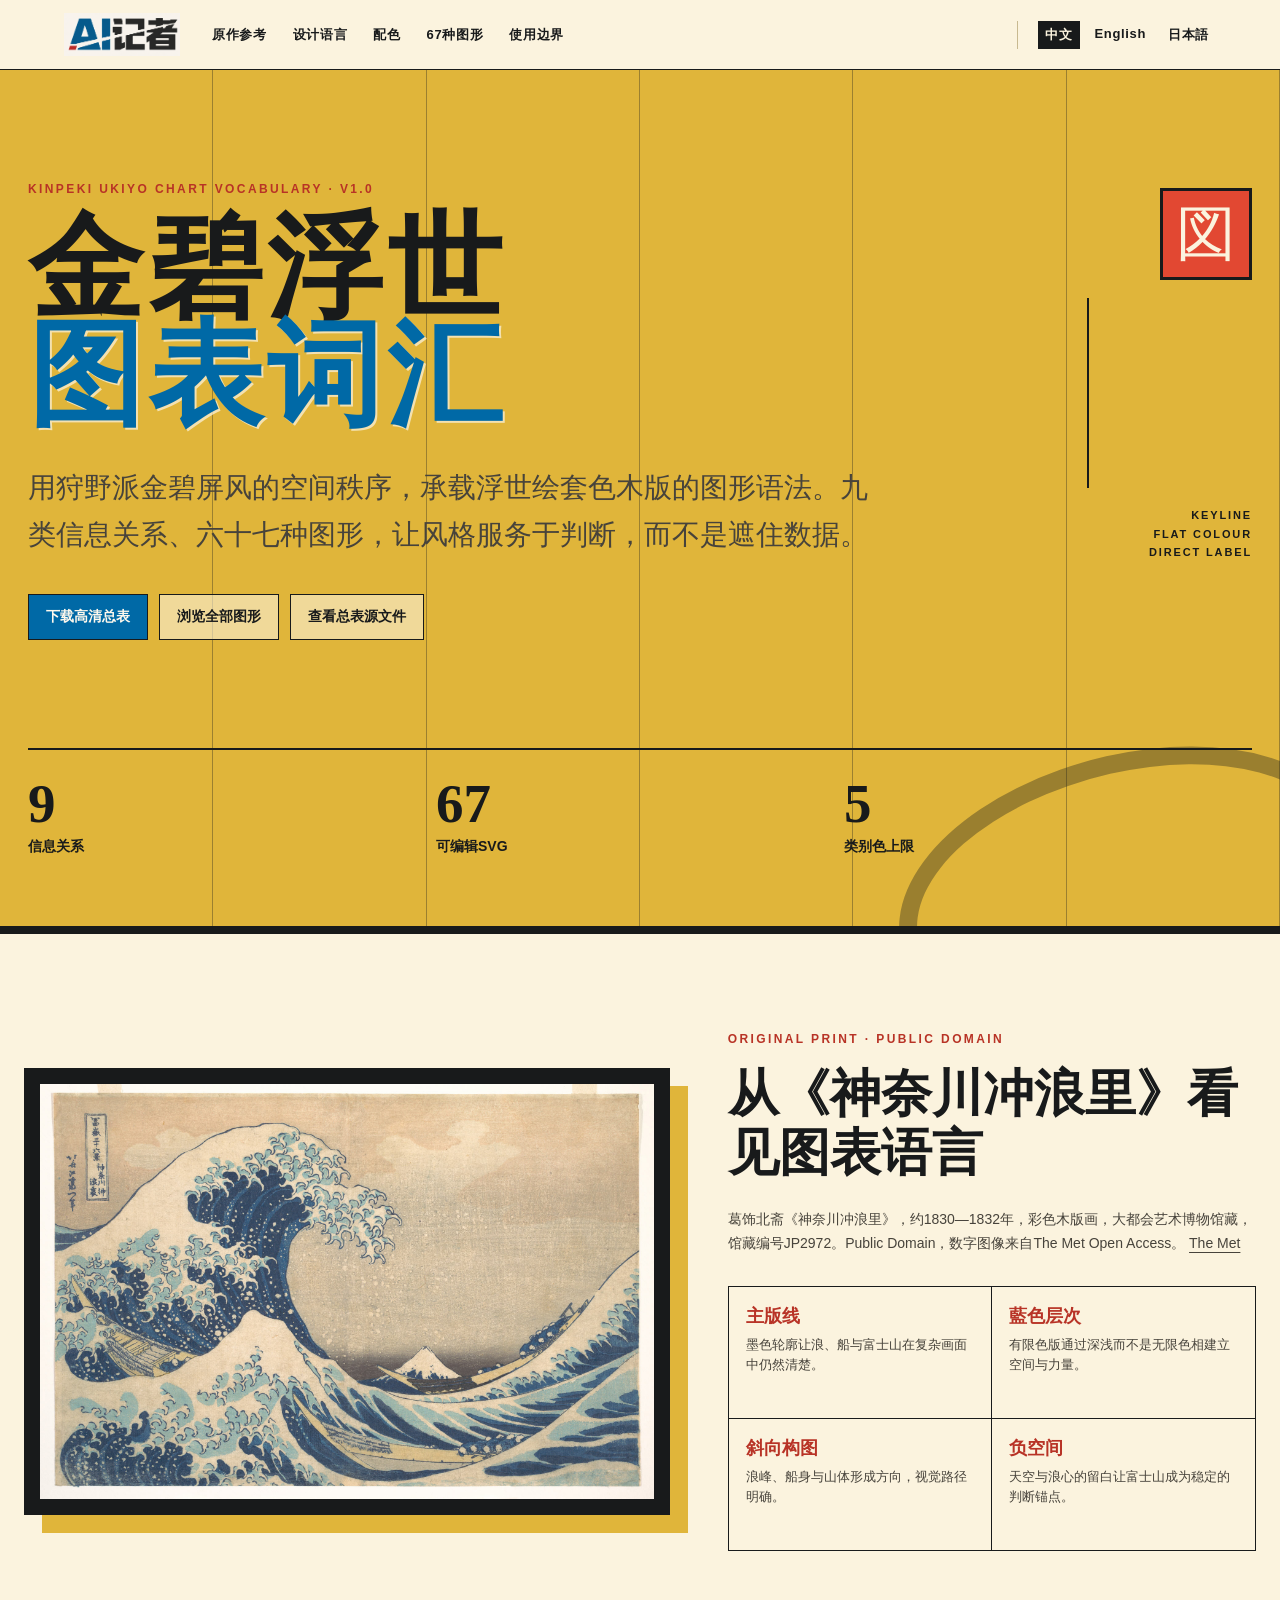
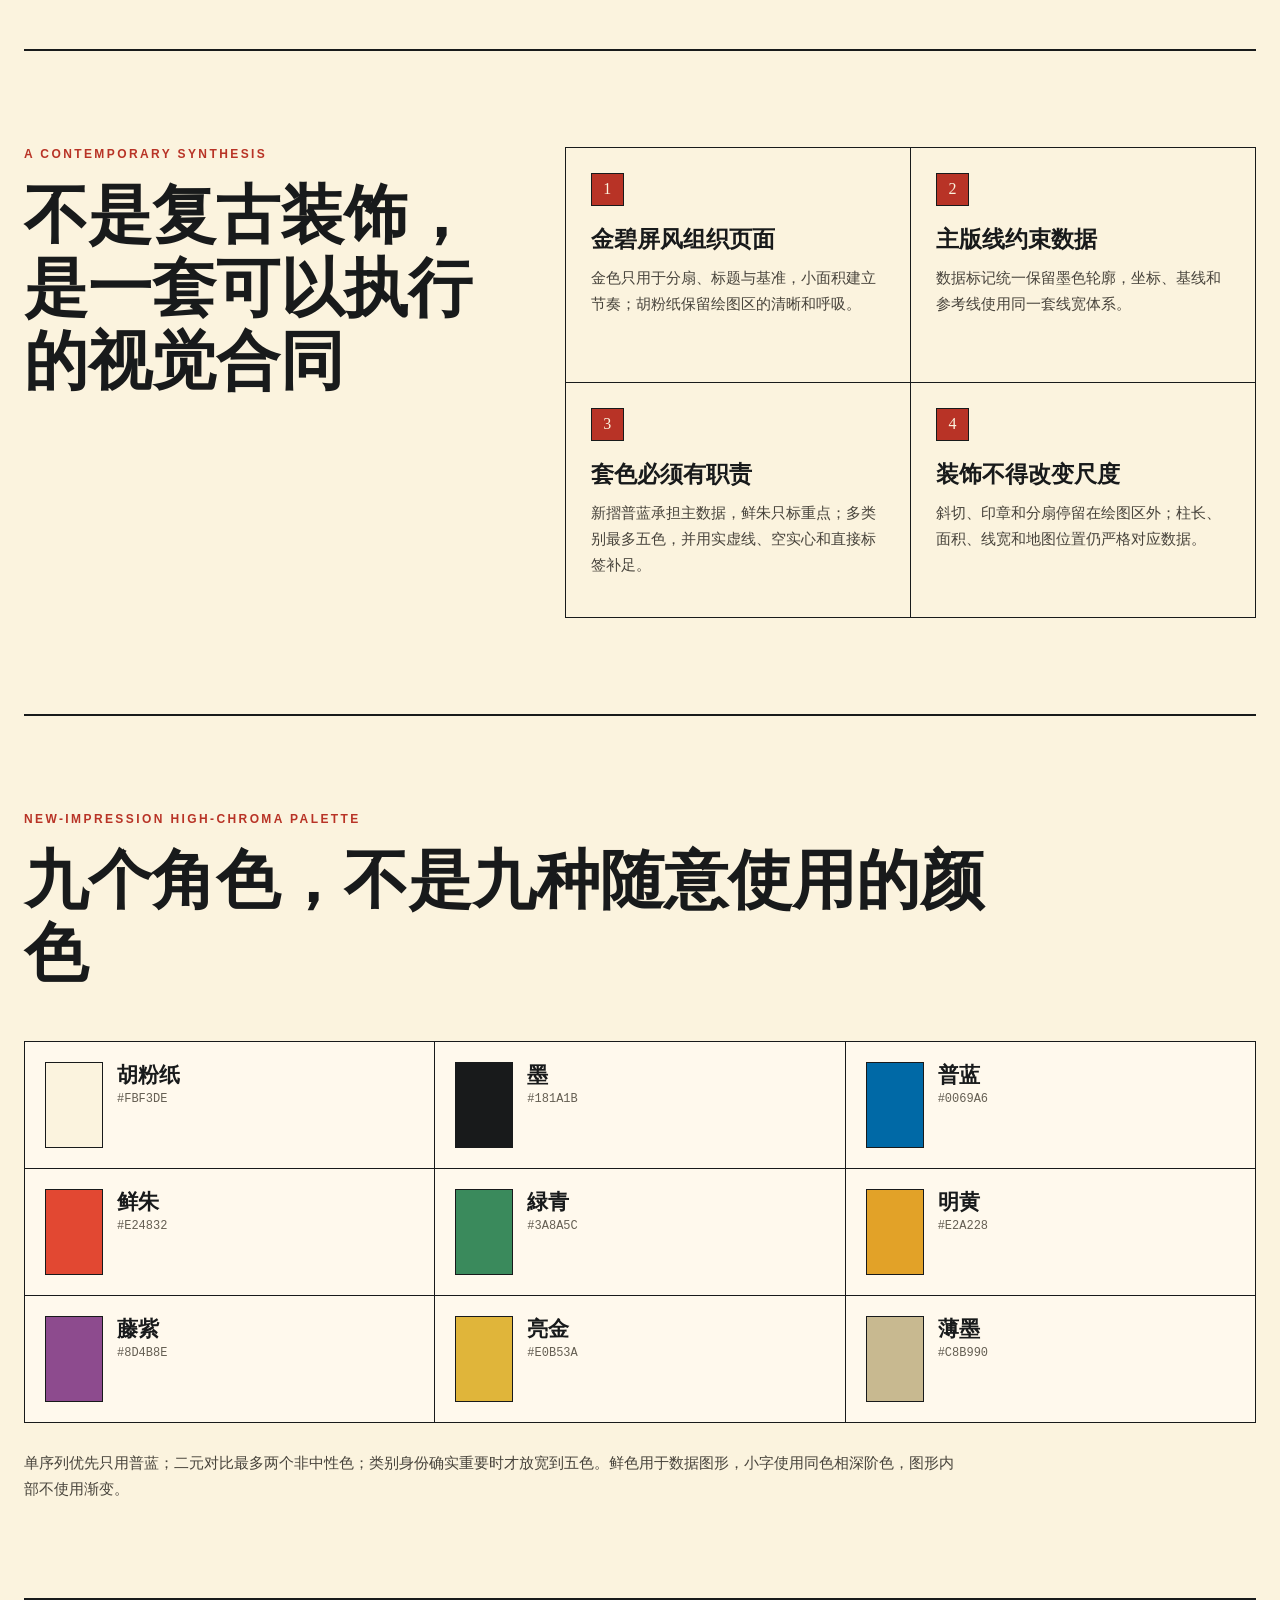
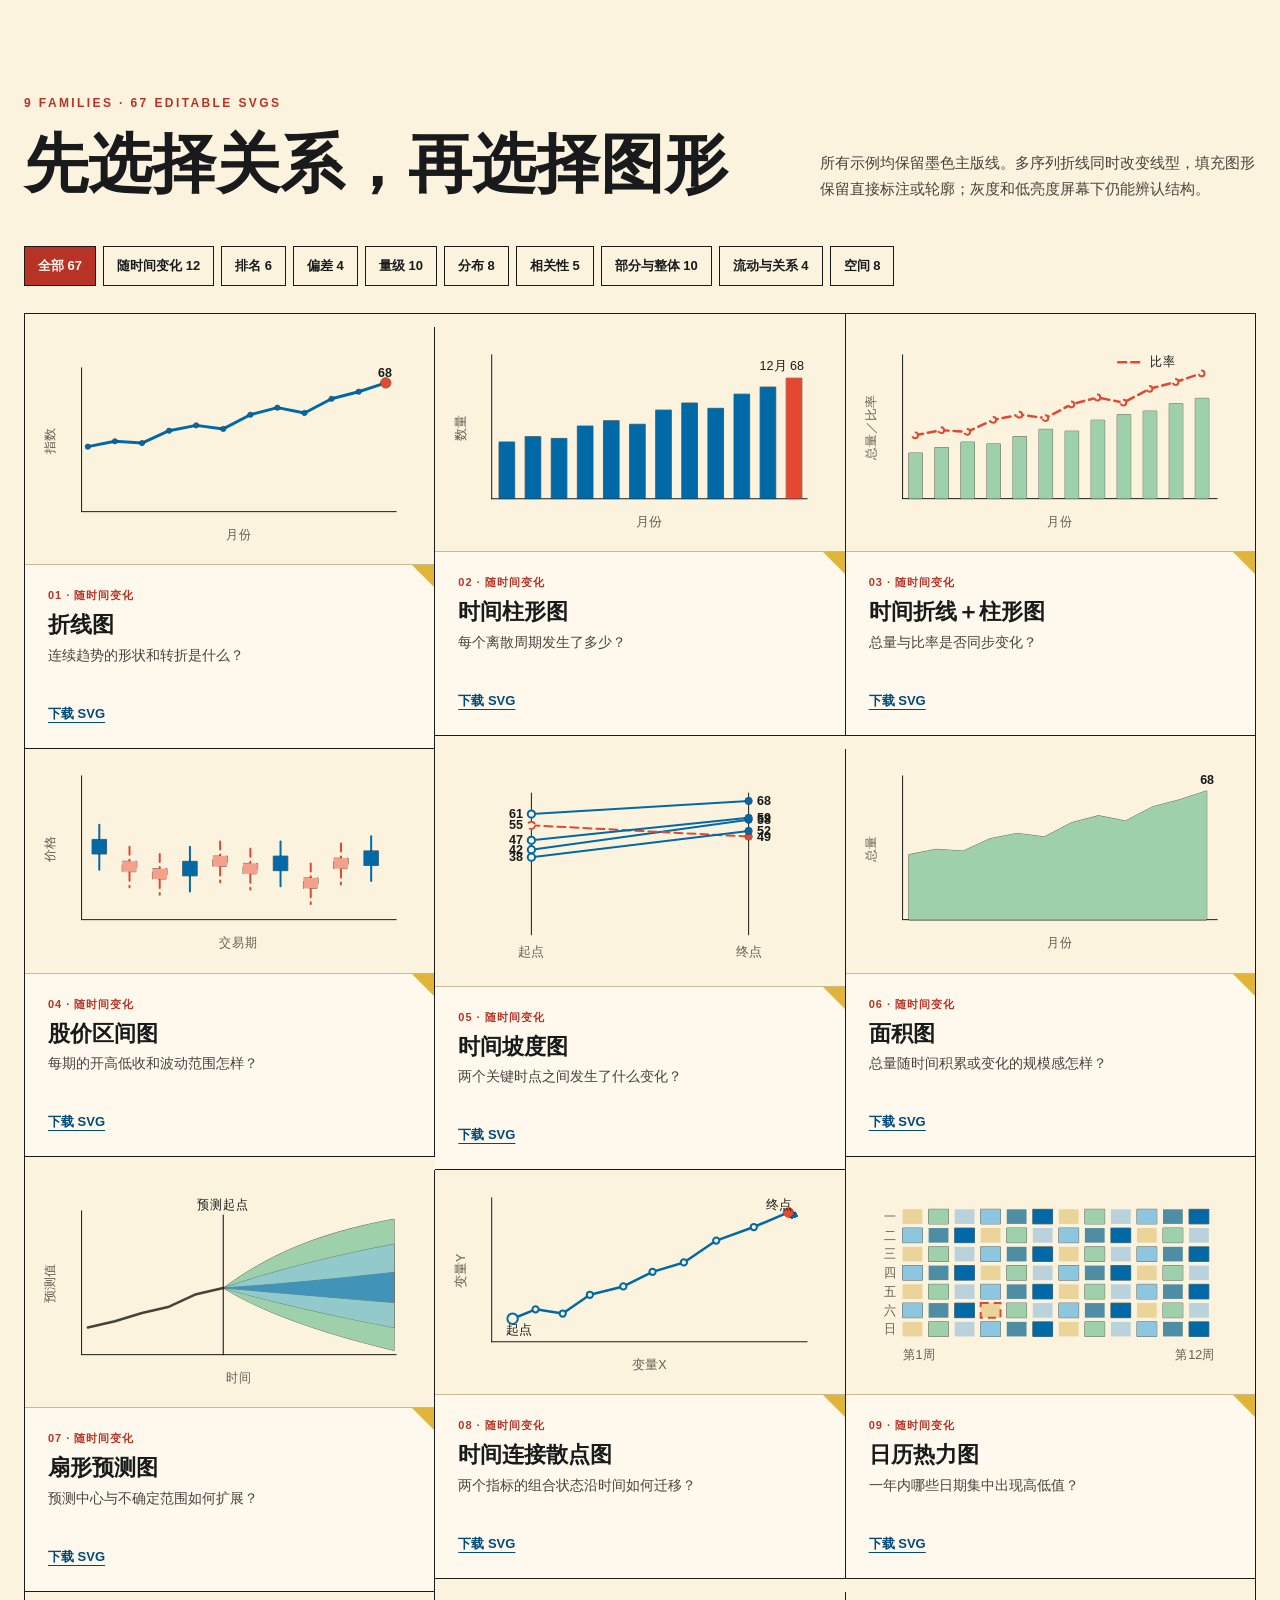
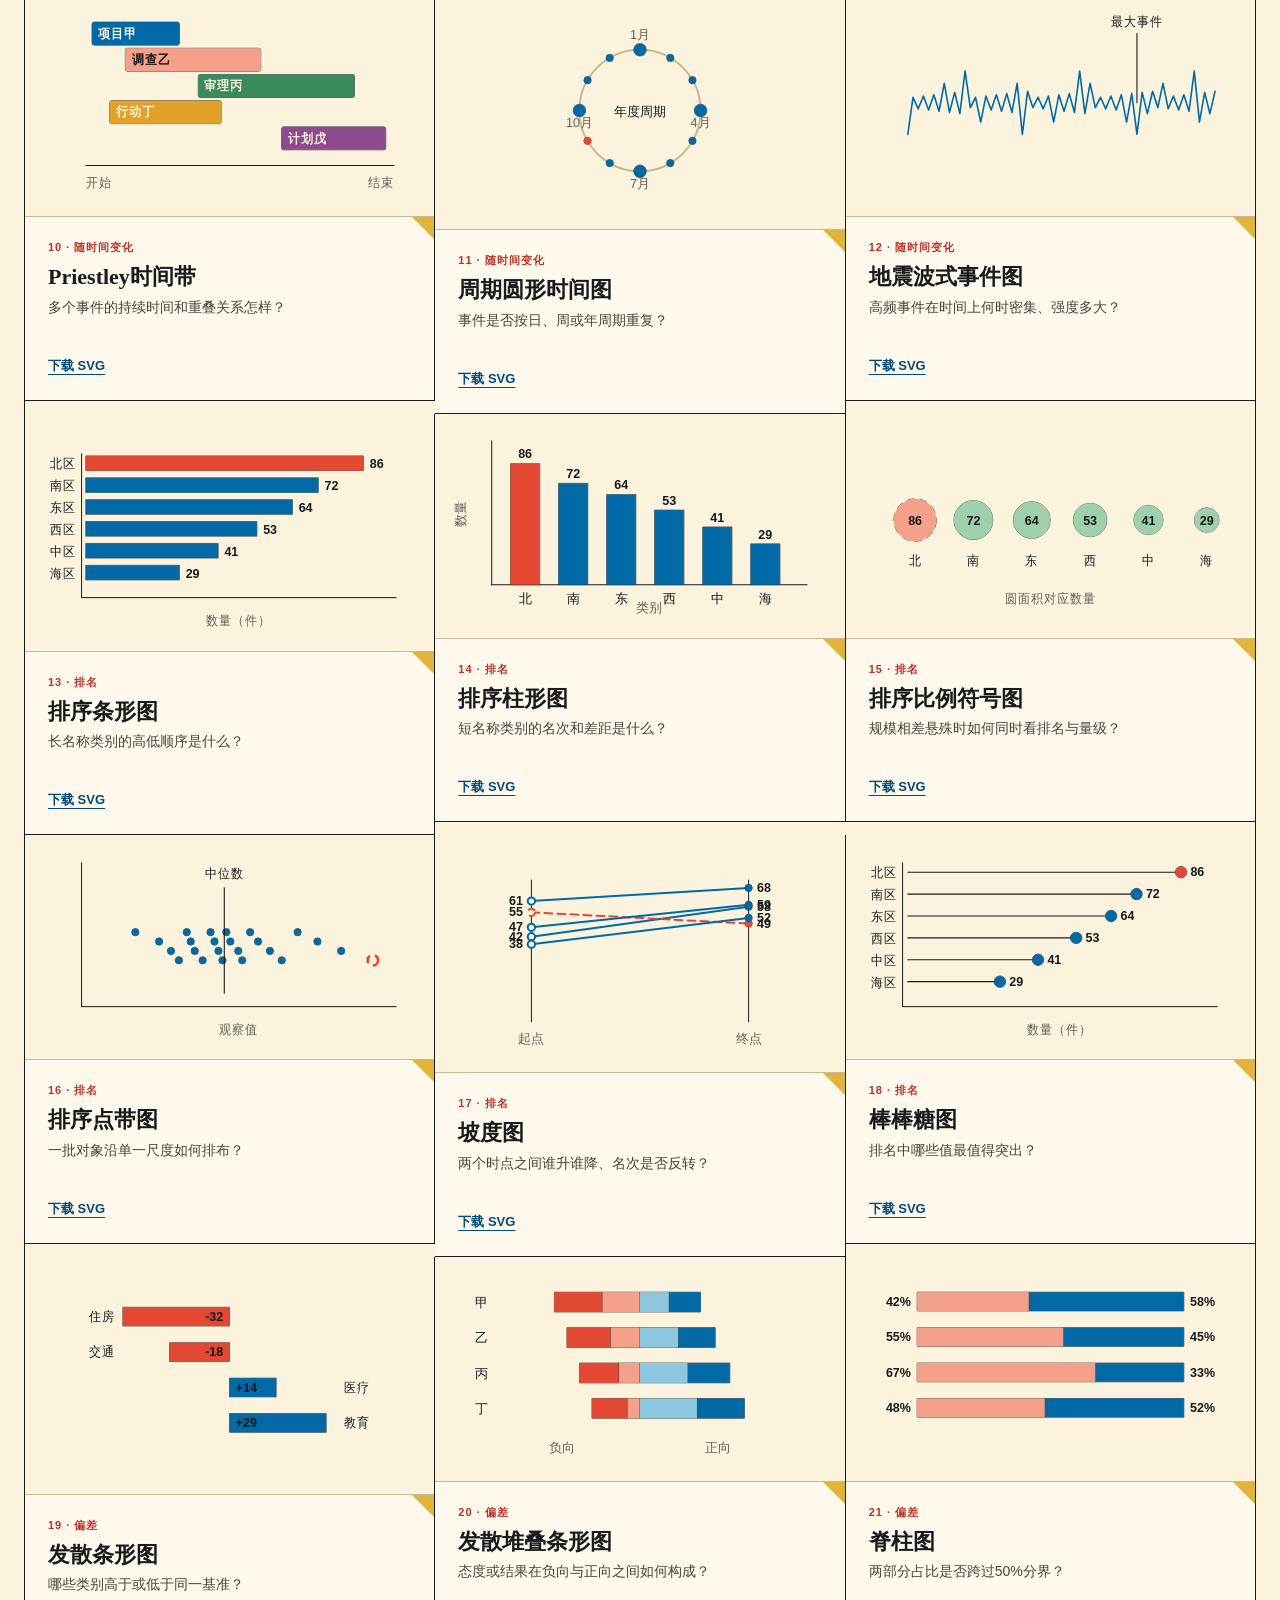
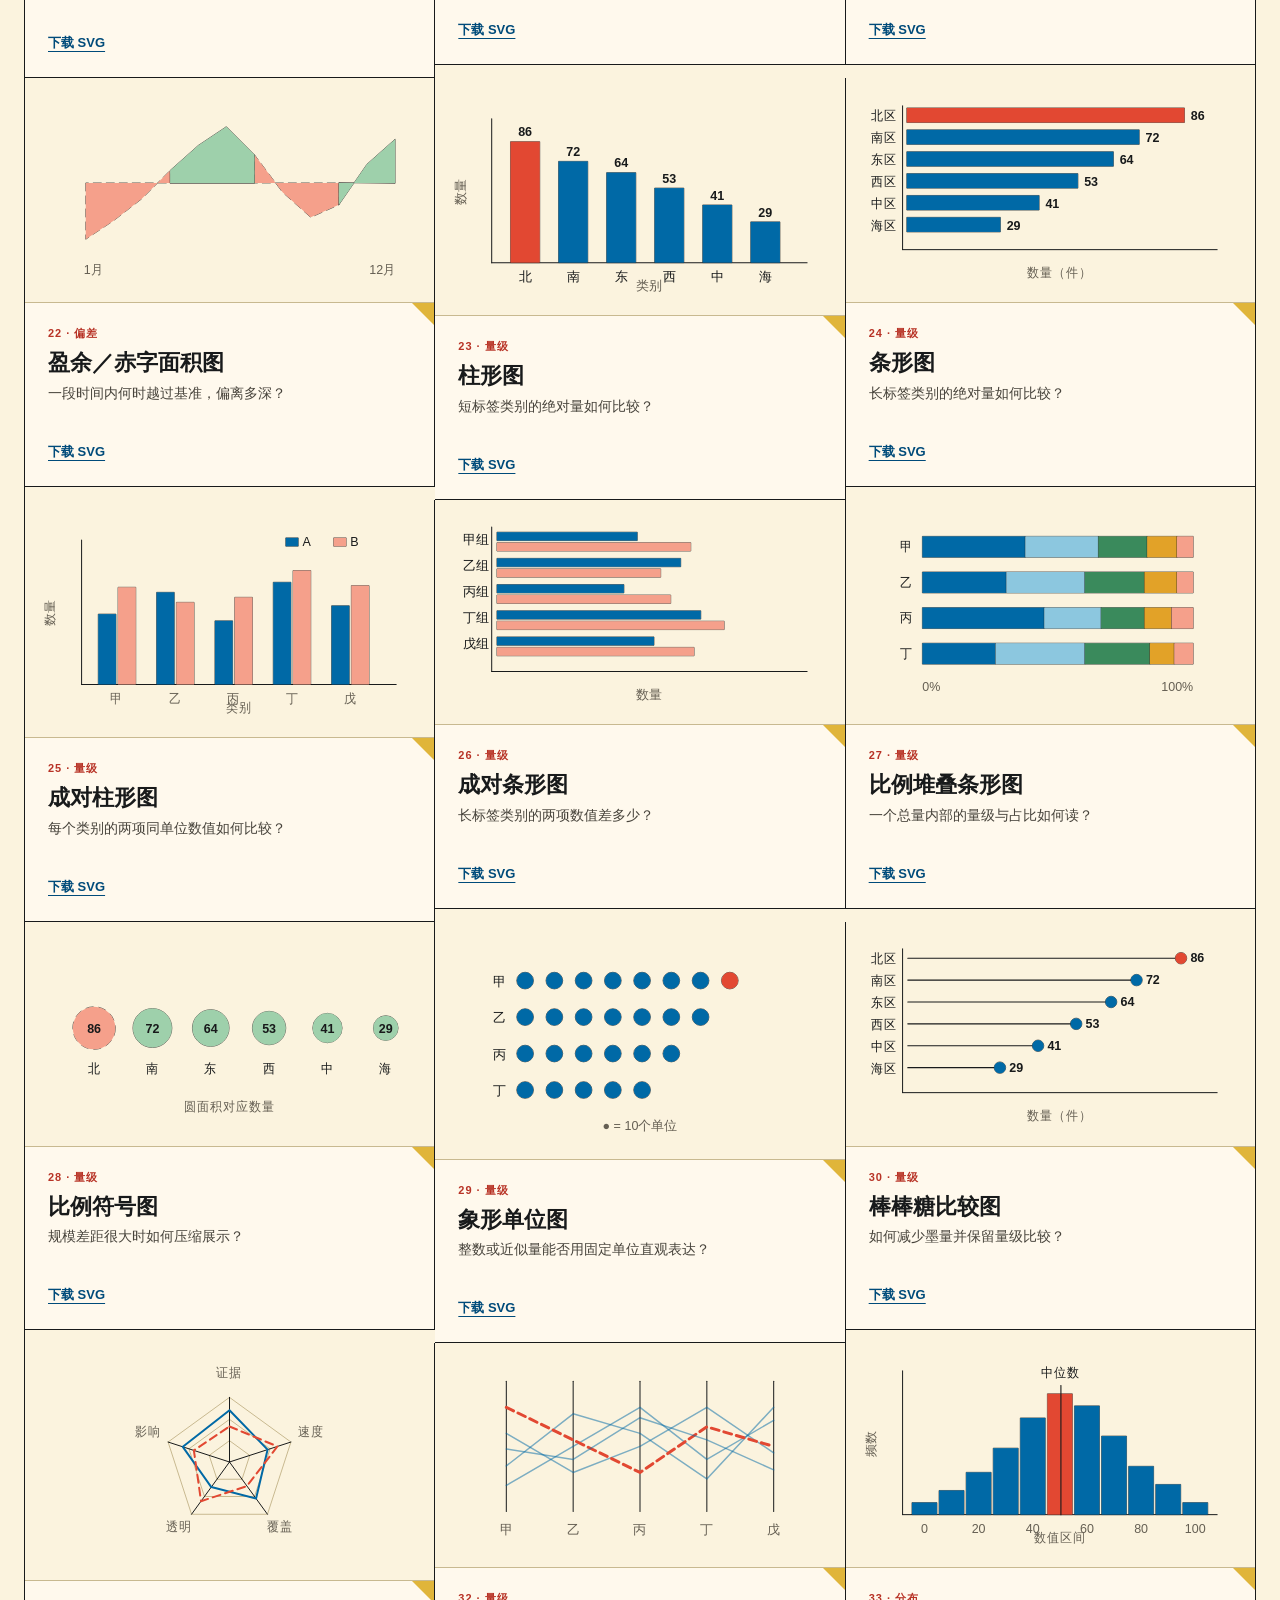
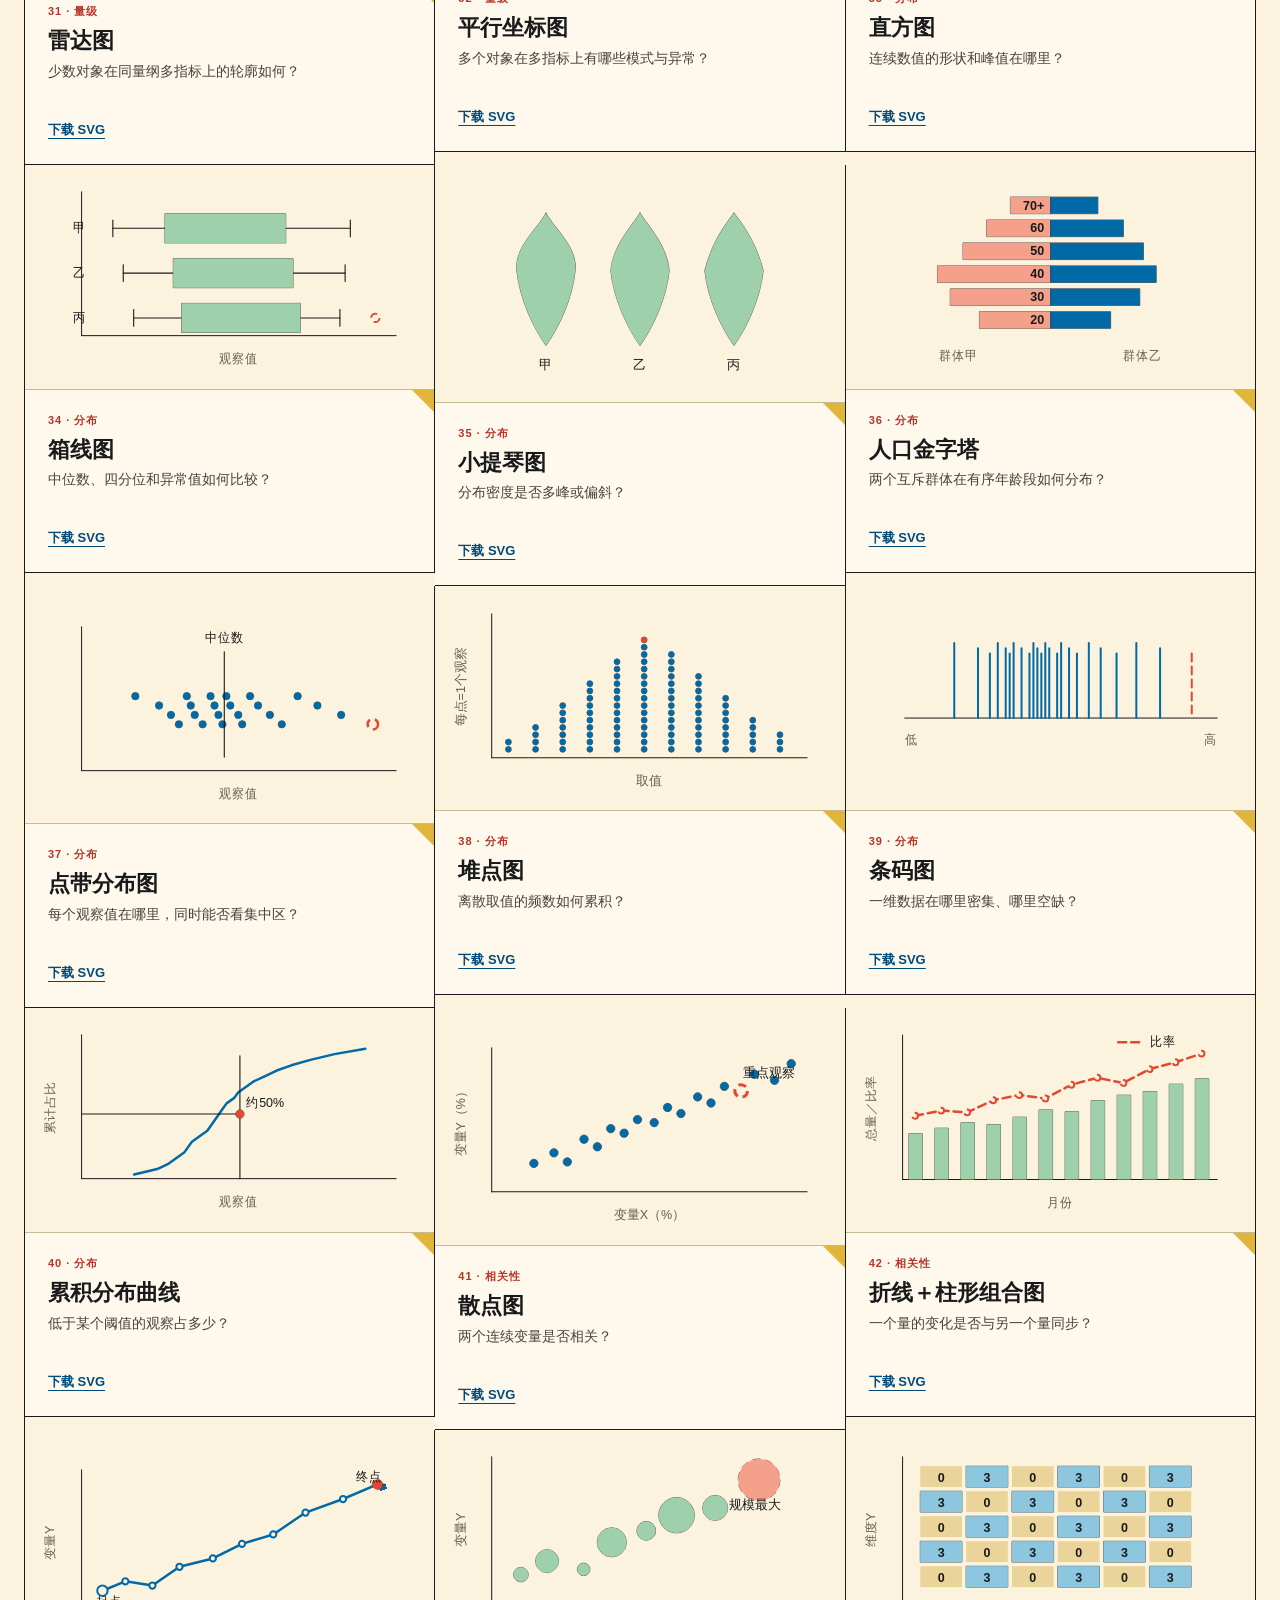
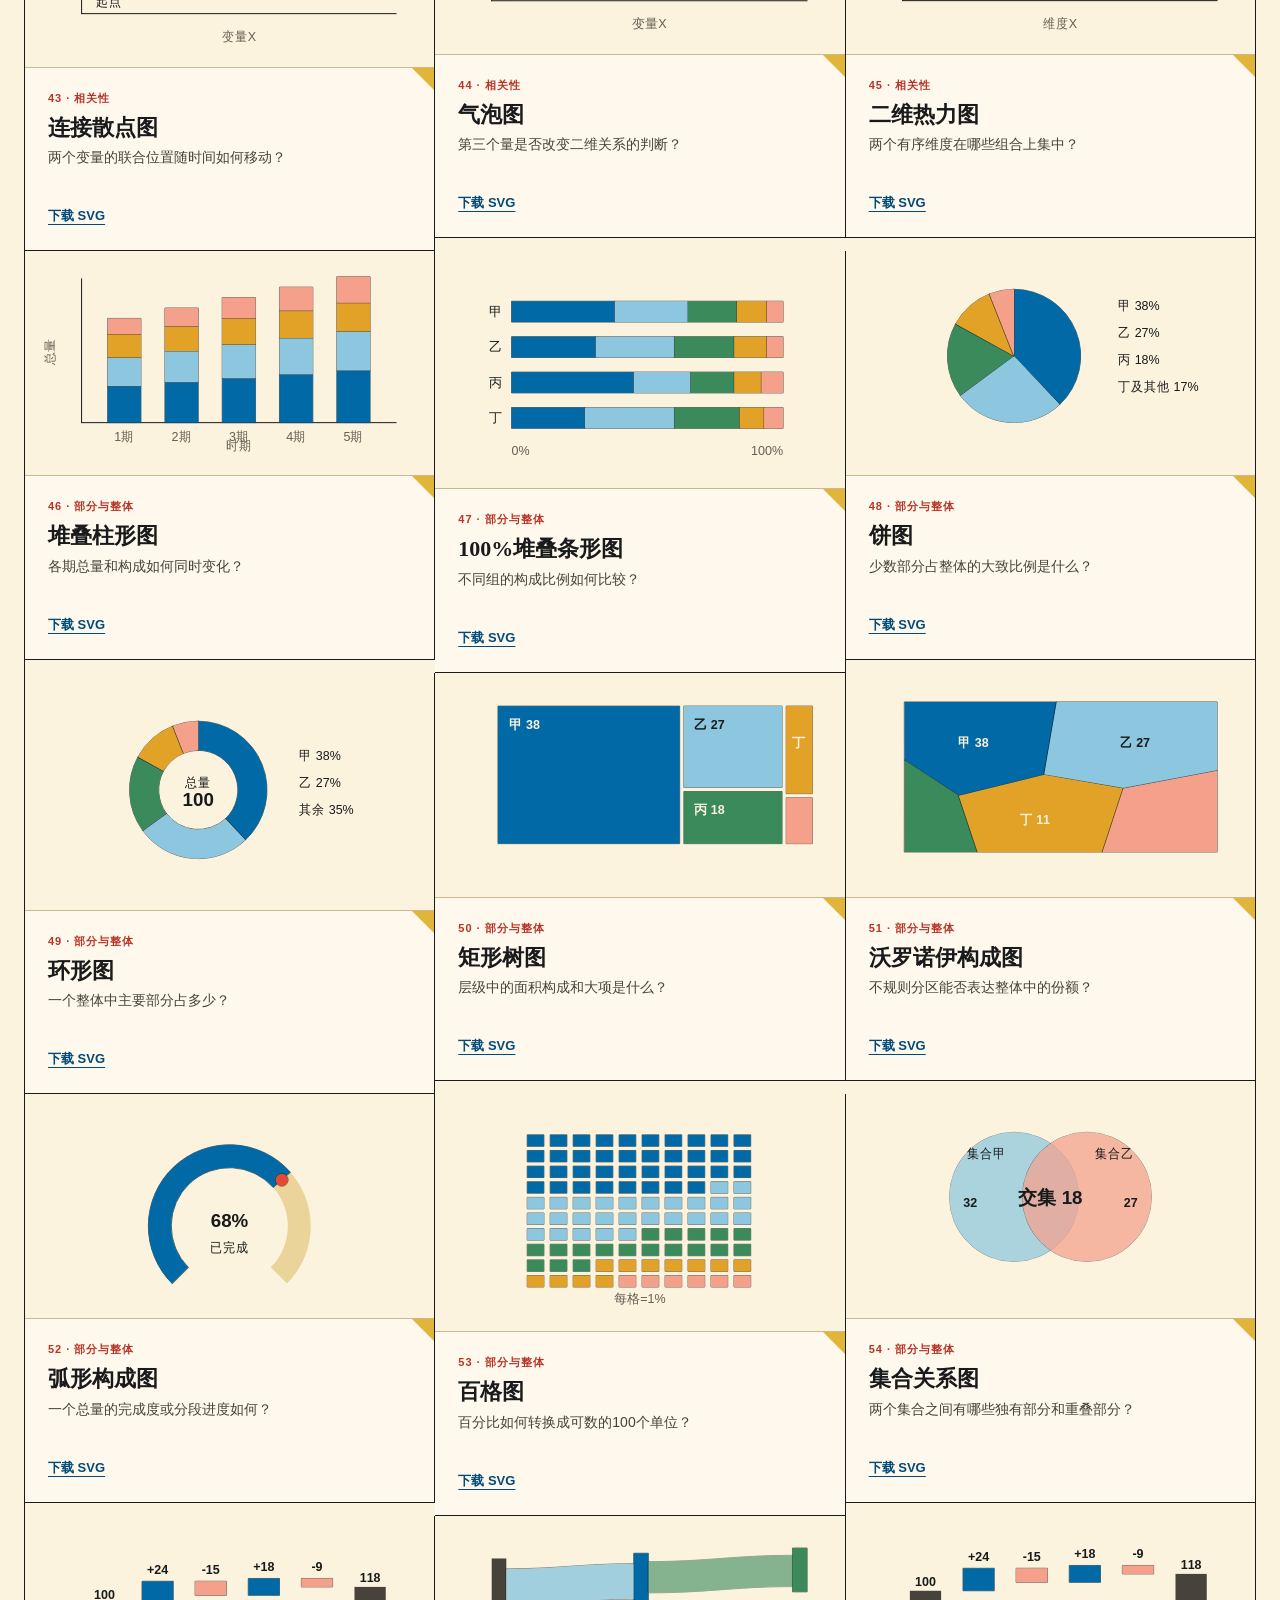
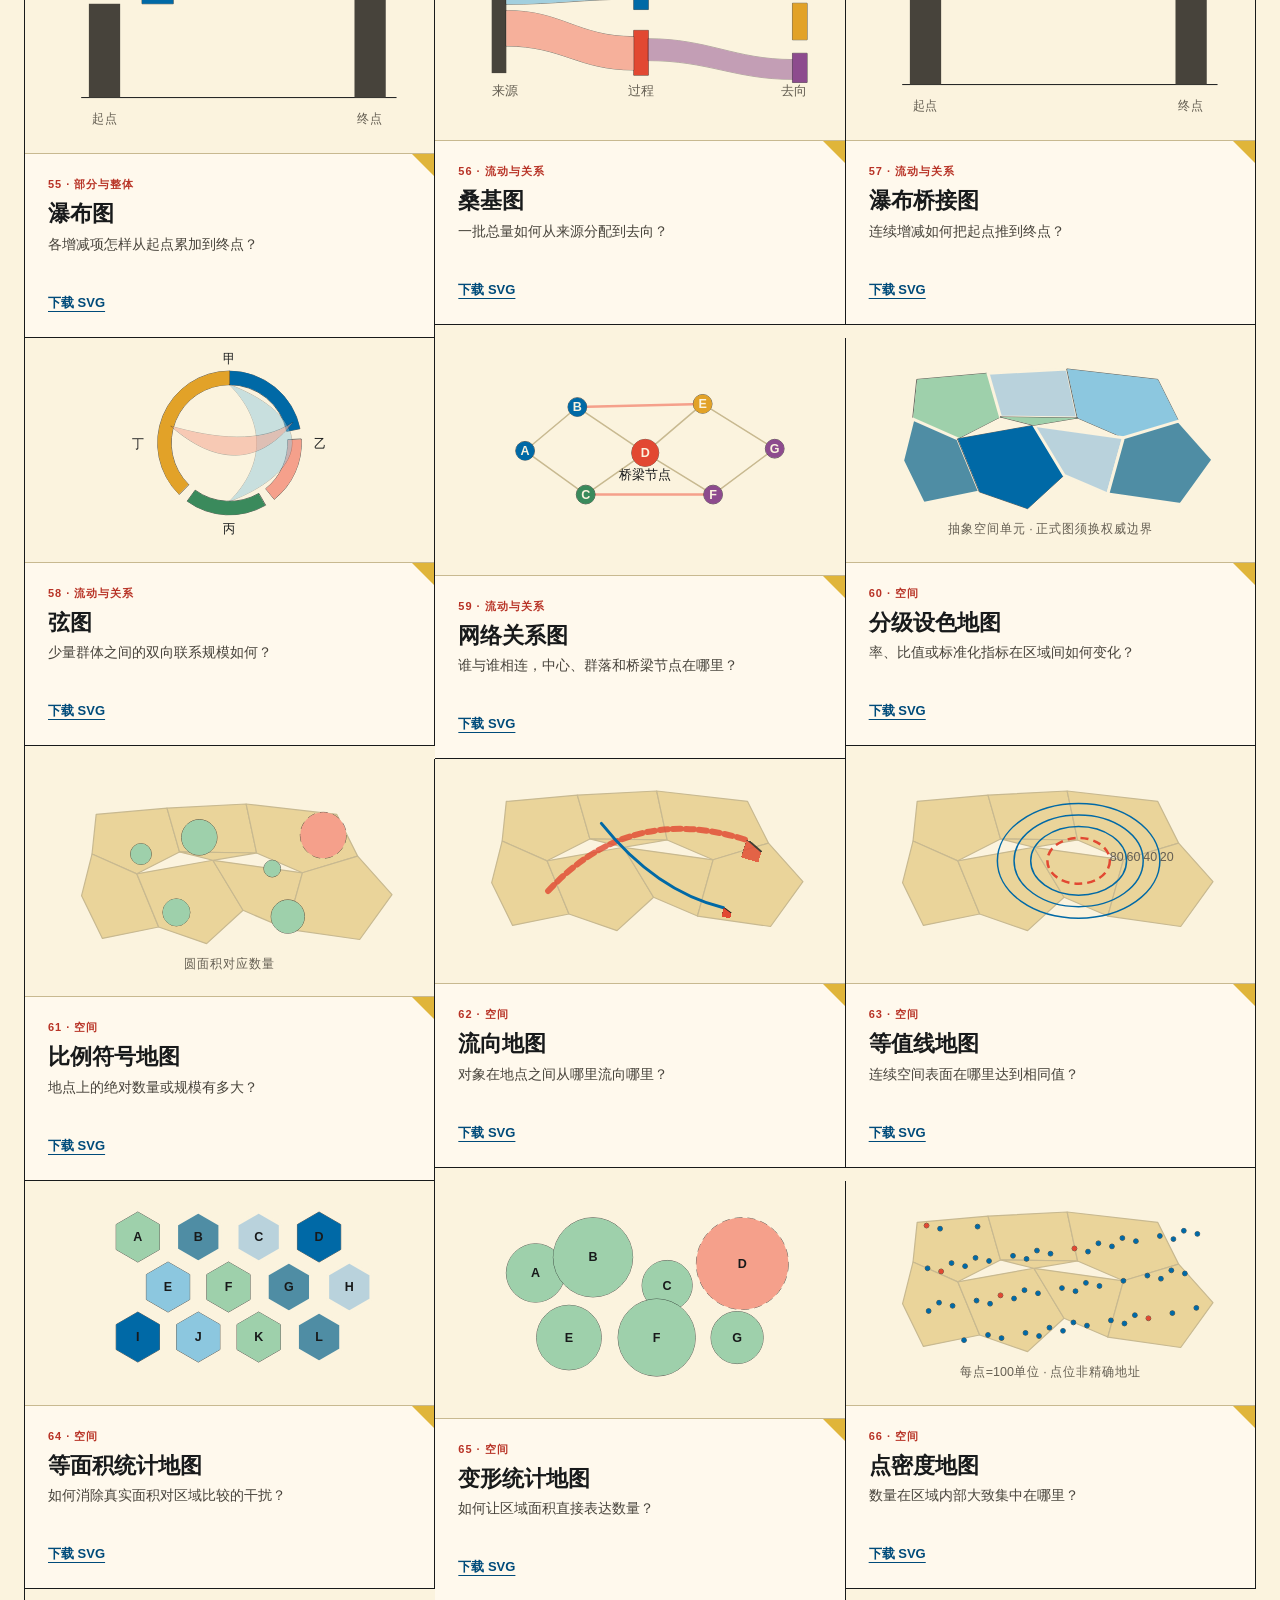
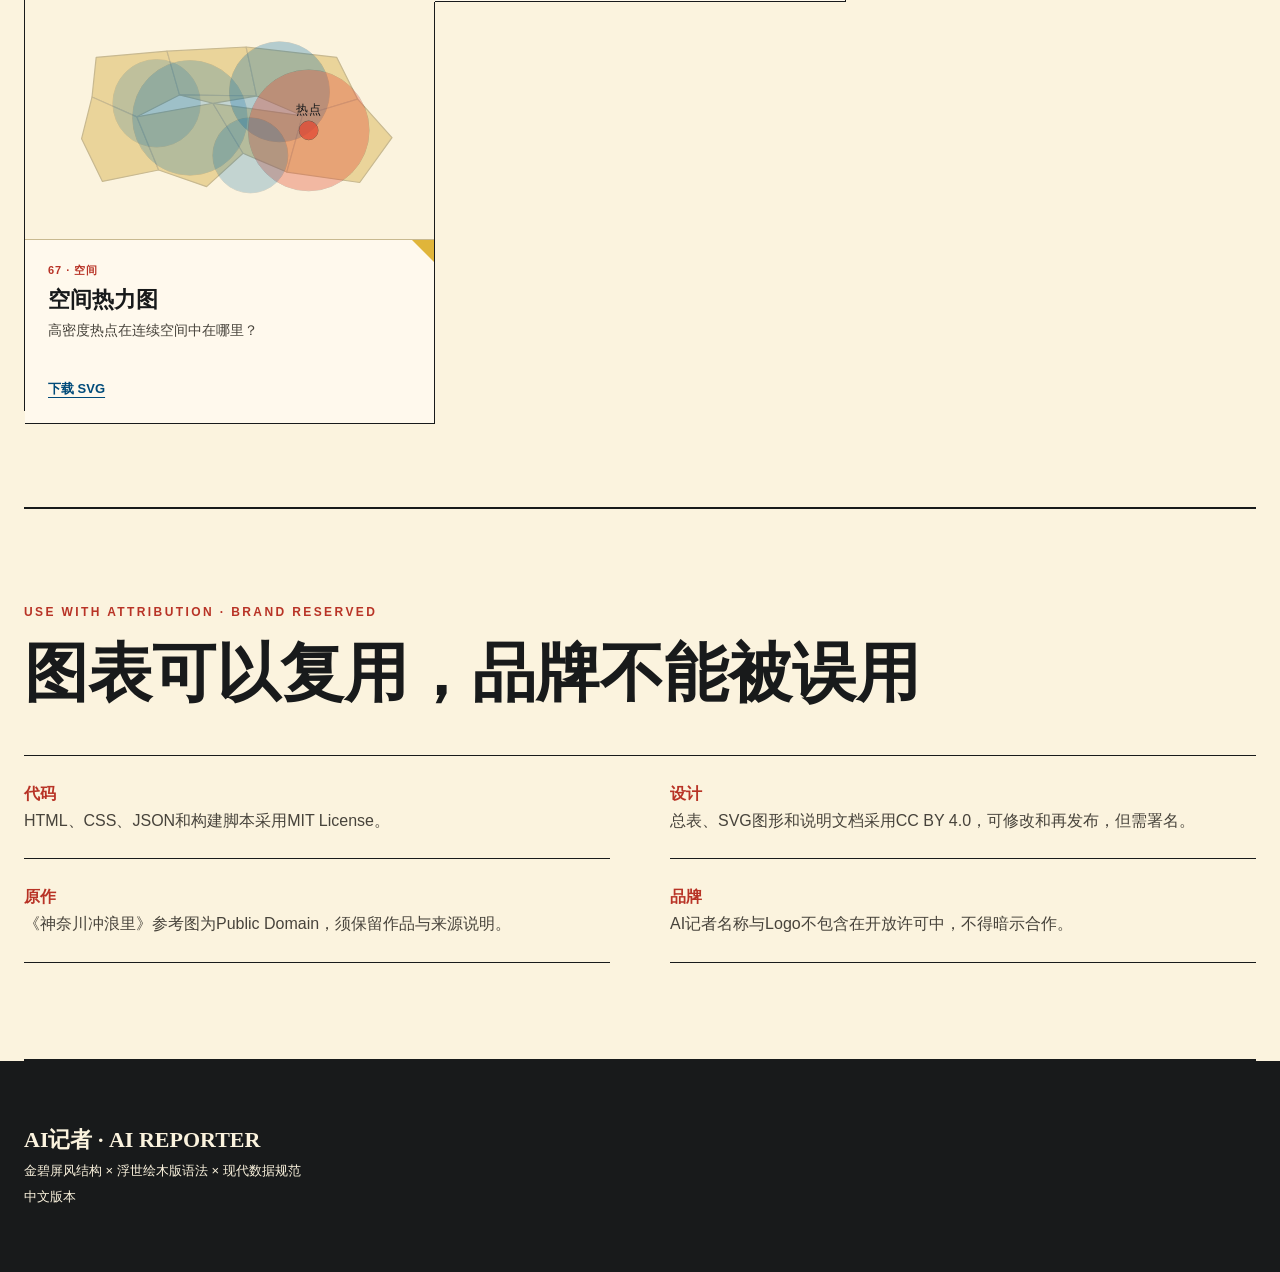
<file: index.html>
<!doctype html>
<html lang="zh-CN"><head><meta charset="utf-8"><meta name="viewport" content="width=device-width,initial-scale=1"><meta name="description" content="九类信息关系、67种可编辑图形，以及融合金碧屏风结构与浮世绘套色语法的现代数据视觉系统。"><meta property="og:title" content="金碧浮世 · 图表词汇"><meta property="og:description" content="九类信息关系、67种可编辑图形，以及融合金碧屏风结构与浮世绘套色语法的现代数据视觉系统。"><meta property="og:image" content="assets/kinpeki-ukiyo-preview.jpg"><title>金碧浮世 · 图表词汇｜AI Reporter</title><link rel="stylesheet" href="styles.css"></head>
<body><header class="site-head"><a class="brand" href="#top" aria-label="AI Reporter"><img src="assets/ai-reporter-logo.png" alt="AI Reporter"></a><nav class="main-nav" aria-label="Sections"><a href="#art">原作参考</a><a href="#idea">设计语言</a><a href="#palette">配色</a><a href="#charts">67种图形</a><a href="#license">使用边界</a></nav><nav class="lang-switch" aria-label="Language"><a href="index.html" lang="zh-CN" aria-current="page">中文</a><a href="index-en.html" lang="en">English</a><a href="index-ja.html" lang="ja">日本語</a></nav></header>
<main id="top"><section class="hero screen-grid"><div class="hero-copy"><p class="eyebrow">KINPEKI UKIYO CHART VOCABULARY · V1.0</p><h1><span>金碧浮世</span><br><em>图表词汇</em></h1><p class="lede">用狩野派金碧屏风的空间秩序，承载浮世绘套色木版的图形语法。九类信息关系、六十七种图形，让风格服务于判断，而不是遮住数据。</p><div class="actions"><a class="primary" href="assets/kinpeki-ukiyo-poster.png" download>下载高清总表</a><a href="#charts">浏览全部图形</a><a href="src/kinpeki-ukiyo-chart-vocabulary.html">查看总表源文件</a></div></div><div class="hero-mark" aria-hidden="true"><i>図</i><b></b><span>KEYLINE<br>FLAT COLOUR<br>DIRECT LABEL</span></div><dl class="stats"><div><dt>9</dt><dd>信息关系</dd></div><div><dt>67</dt><dd>可编辑SVG</dd></div><div><dt>5</dt><dd>类别色上限</dd></div></dl></section>
<figure class="art-reference" id="art"><div class="art-frame"><img src="assets/hokusai-great-wave-reference.jpg" alt="从《神奈川冲浪里》看见图表语言"></div><figcaption><p class="section-kicker">ORIGINAL PRINT · PUBLIC DOMAIN</p><h2>从《神奈川冲浪里》看见图表语言</h2><p class="art-caption">葛饰北斋《神奈川冲浪里》，约1830—1832年，彩色木版画，大都会艺术博物馆藏，馆藏编号JP2972。Public Domain，数字图像来自The Met Open Access。 <a href="https://www.metmuseum.org/art/collection/search/56353">The Met</a></p><div class="art-insights"><article><h3>主版线</h3><p>墨色轮廓让浪、船与富士山在复杂画面中仍然清楚。</p></article><article><h3>藍色层次</h3><p>有限色版通过深浅而不是无限色相建立空间与力量。</p></article><article><h3>斜向构图</h3><p>浪峰、船身与山体形成方向，视觉路径明确。</p></article><article><h3>负空间</h3><p>天空与浪心的留白让富士山成为稳定的判断锚点。</p></article></div></figcaption></figure>
<section class="idea" id="idea"><div><p class="section-kicker">A CONTEMPORARY SYNTHESIS</p><h2>不是复古装饰，是一套可以执行的视觉合同</h2></div><div class="idea-grid"><article><span>1</span><h3>金碧屏风组织页面</h3><p>金色只用于分扇、标题与基准，小面积建立节奏；胡粉纸保留绘图区的清晰和呼吸。</p></article><article><span>2</span><h3>主版线约束数据</h3><p>数据标记统一保留墨色轮廓，坐标、基线和参考线使用同一套线宽体系。</p></article><article><span>3</span><h3>套色必须有职责</h3><p>新摺普蓝承担主数据，鲜朱只标重点；多类别最多五色，并用实虚线、空实心和直接标签补足。</p></article><article><span>4</span><h3>装饰不得改变尺度</h3><p>斜切、印章和分扇停留在绘图区外；柱长、面积、线宽和地图位置仍严格对应数据。</p></article></div></section>
<section class="palette-section" id="palette"><p class="section-kicker">NEW-IMPRESSION HIGH-CHROMA PALETTE</p><h2>九个角色，不是九种随意使用的颜色</h2><div class="palette"><div style="--swatch:#fbf3de"><i></i><strong>胡粉纸</strong><code>#FBF3DE</code></div><div style="--swatch:#181a1b"><i></i><strong>墨</strong><code>#181A1B</code></div><div style="--swatch:#0069a6"><i></i><strong>普蓝</strong><code>#0069A6</code></div><div style="--swatch:#e24832"><i></i><strong>鲜朱</strong><code>#E24832</code></div><div style="--swatch:#3a8a5c"><i></i><strong>緑青</strong><code>#3A8A5C</code></div><div style="--swatch:#e2a228"><i></i><strong>明黄</strong><code>#E2A228</code></div><div style="--swatch:#8d4b8e"><i></i><strong>藤紫</strong><code>#8D4B8E</code></div><div style="--swatch:#e0b53a"><i></i><strong>亮金</strong><code>#E0B53A</code></div><div style="--swatch:#c8b990"><i></i><strong>薄墨</strong><code>#C8B990</code></div></div><p class="palette-note">单序列优先只用普蓝；二元对比最多两个非中性色；类别身份确实重要时才放宽到五色。鲜色用于数据图形，小字使用同色相深阶色，图形内部不使用渐变。</p></section>
<section class="charts-section" id="charts"><div class="section-title"><div><p class="section-kicker">9 FAMILIES · 67 EDITABLE SVGS</p><h2>先选择关系，再选择图形</h2></div><p>所有示例均保留墨色主版线。多序列折线同时改变线型，填充图形保留直接标注或轮廓；灰度和低亮度屏幕下仍能辨认结构。</p></div><div class="filters" id="filters"><button class="active" data-family="all">全部 67</button></div><div class="chart-grid" id="chart-grid" aria-live="polite"></div></section>
<section class="license-section" id="license"><p class="section-kicker">USE WITH ATTRIBUTION · BRAND RESERVED</p><h2>图表可以复用，品牌不能被误用</h2><div class="license-grid"><p><strong>代码</strong>HTML、CSS、JSON和构建脚本采用MIT License。</p><p><strong>设计</strong>总表、SVG图形和说明文档采用CC BY 4.0，可修改和再发布，但需署名。</p><p><strong>原作</strong>《神奈川冲浪里》参考图为Public Domain，须保留作品与来源说明。</p><p><strong>品牌</strong>AI记者名称与Logo不包含在开放许可中，不得暗示合作。</p></div></section></main>
<footer><p>AI记者 · AI REPORTER</p><p>金碧屏风结构 × 浮世绘木版语法 × 现代数据规范</p><p>中文版本</p></footer>
<script>const manifestPath='charts/manifest.json',downloadLabel="下载 SVG";</script><script src="scripts/site.js"></script></body></html>
</file>
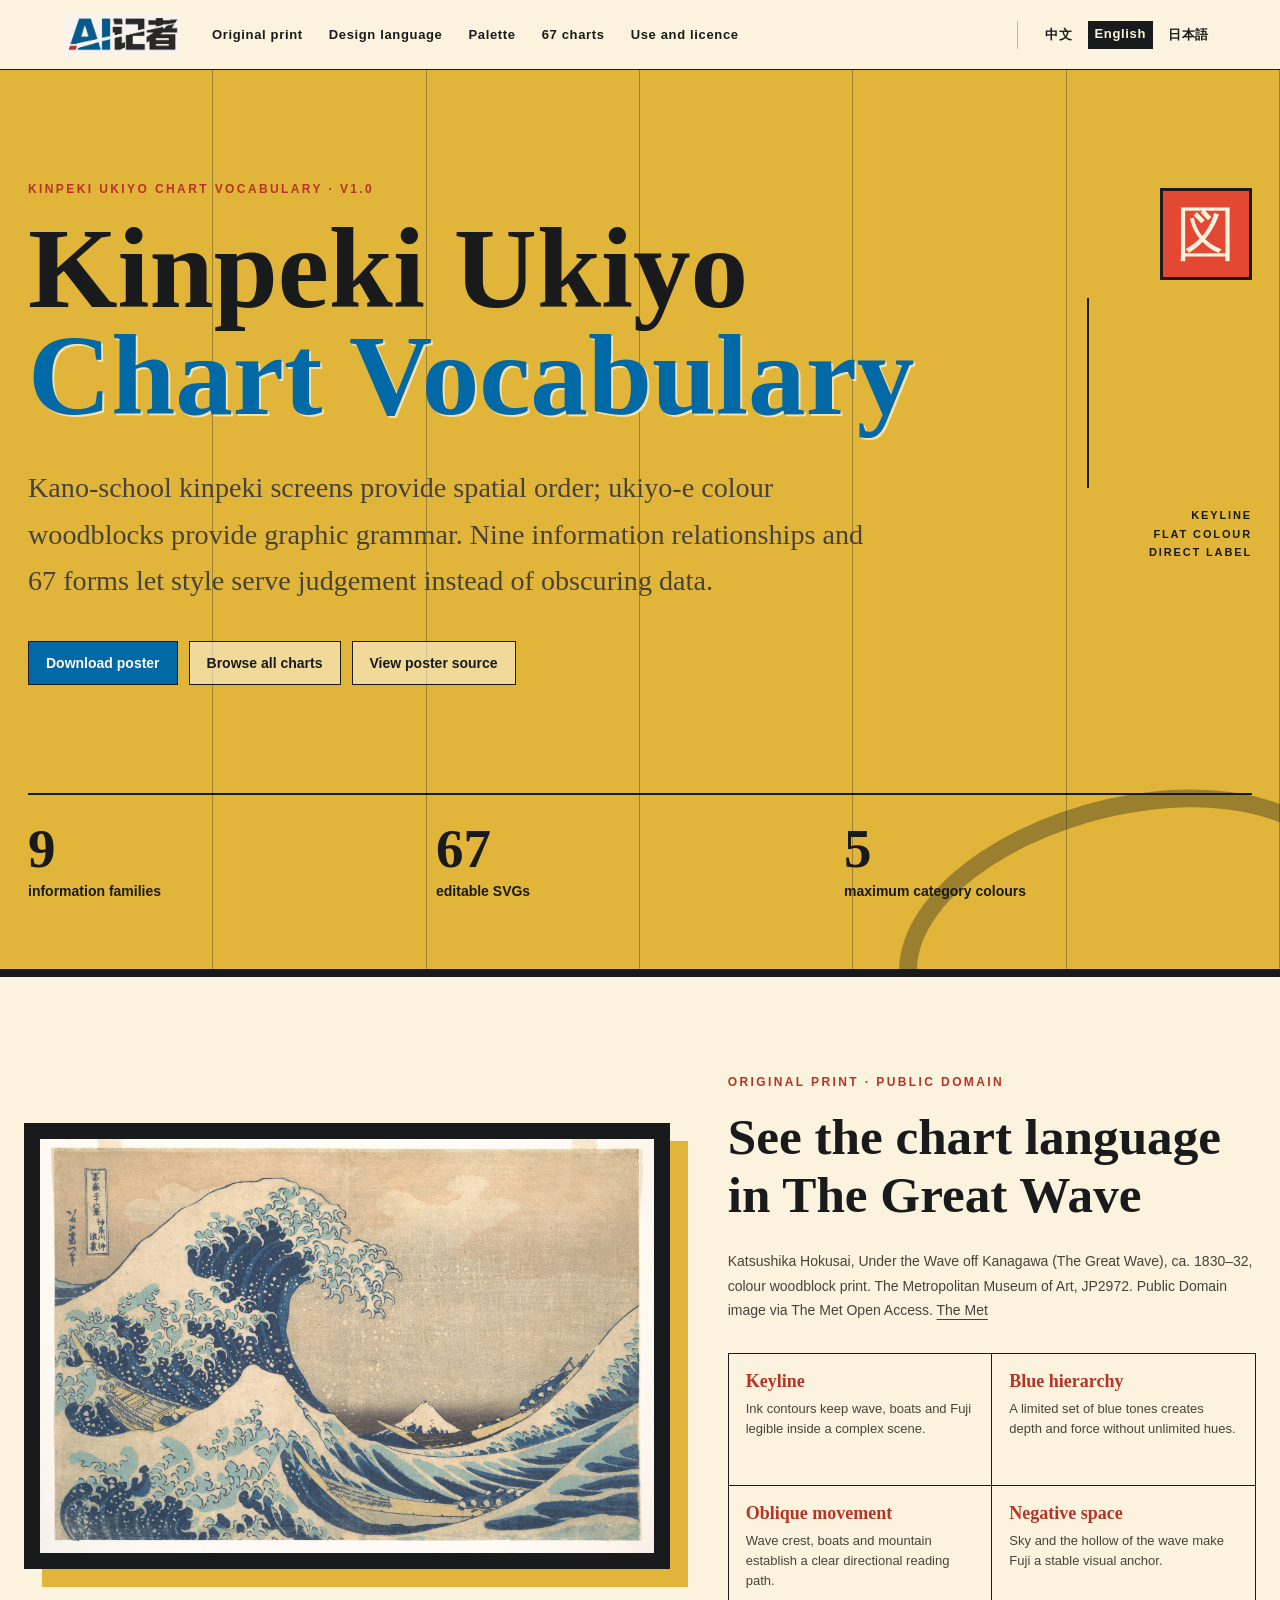
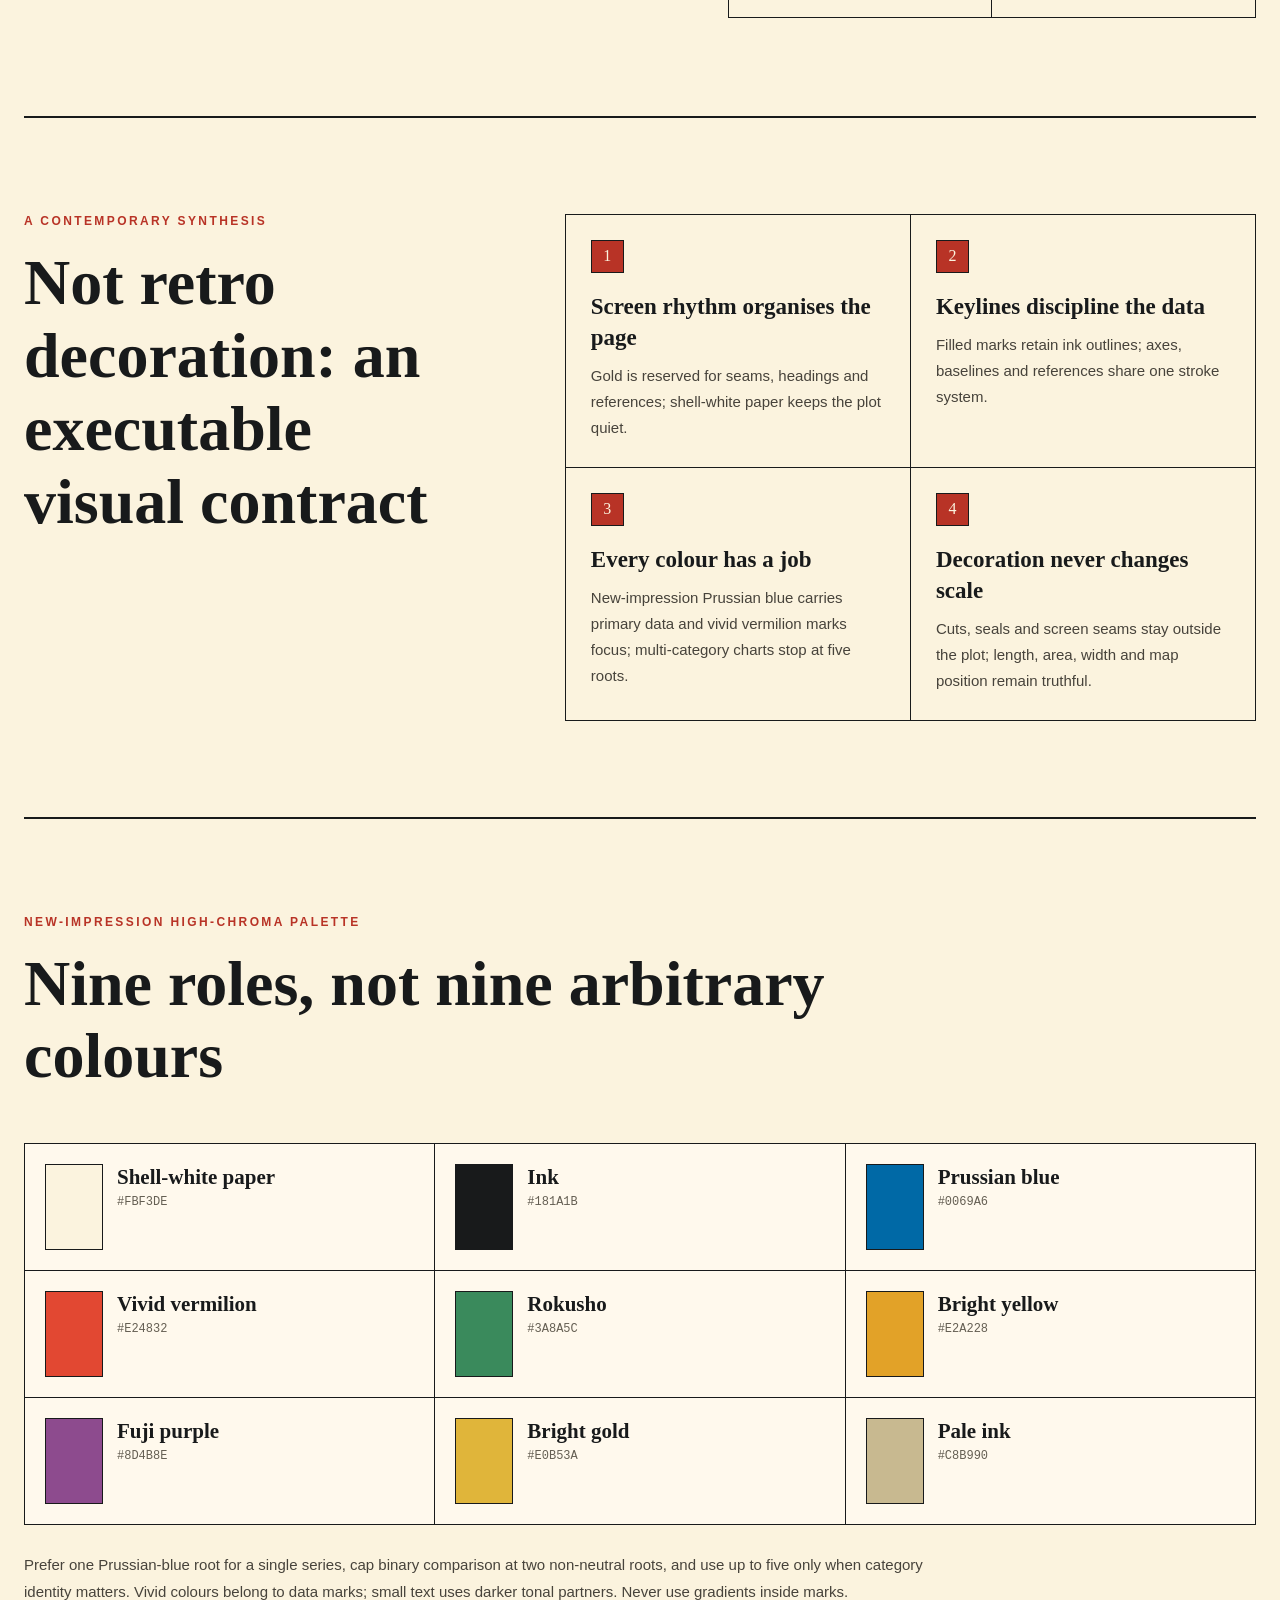
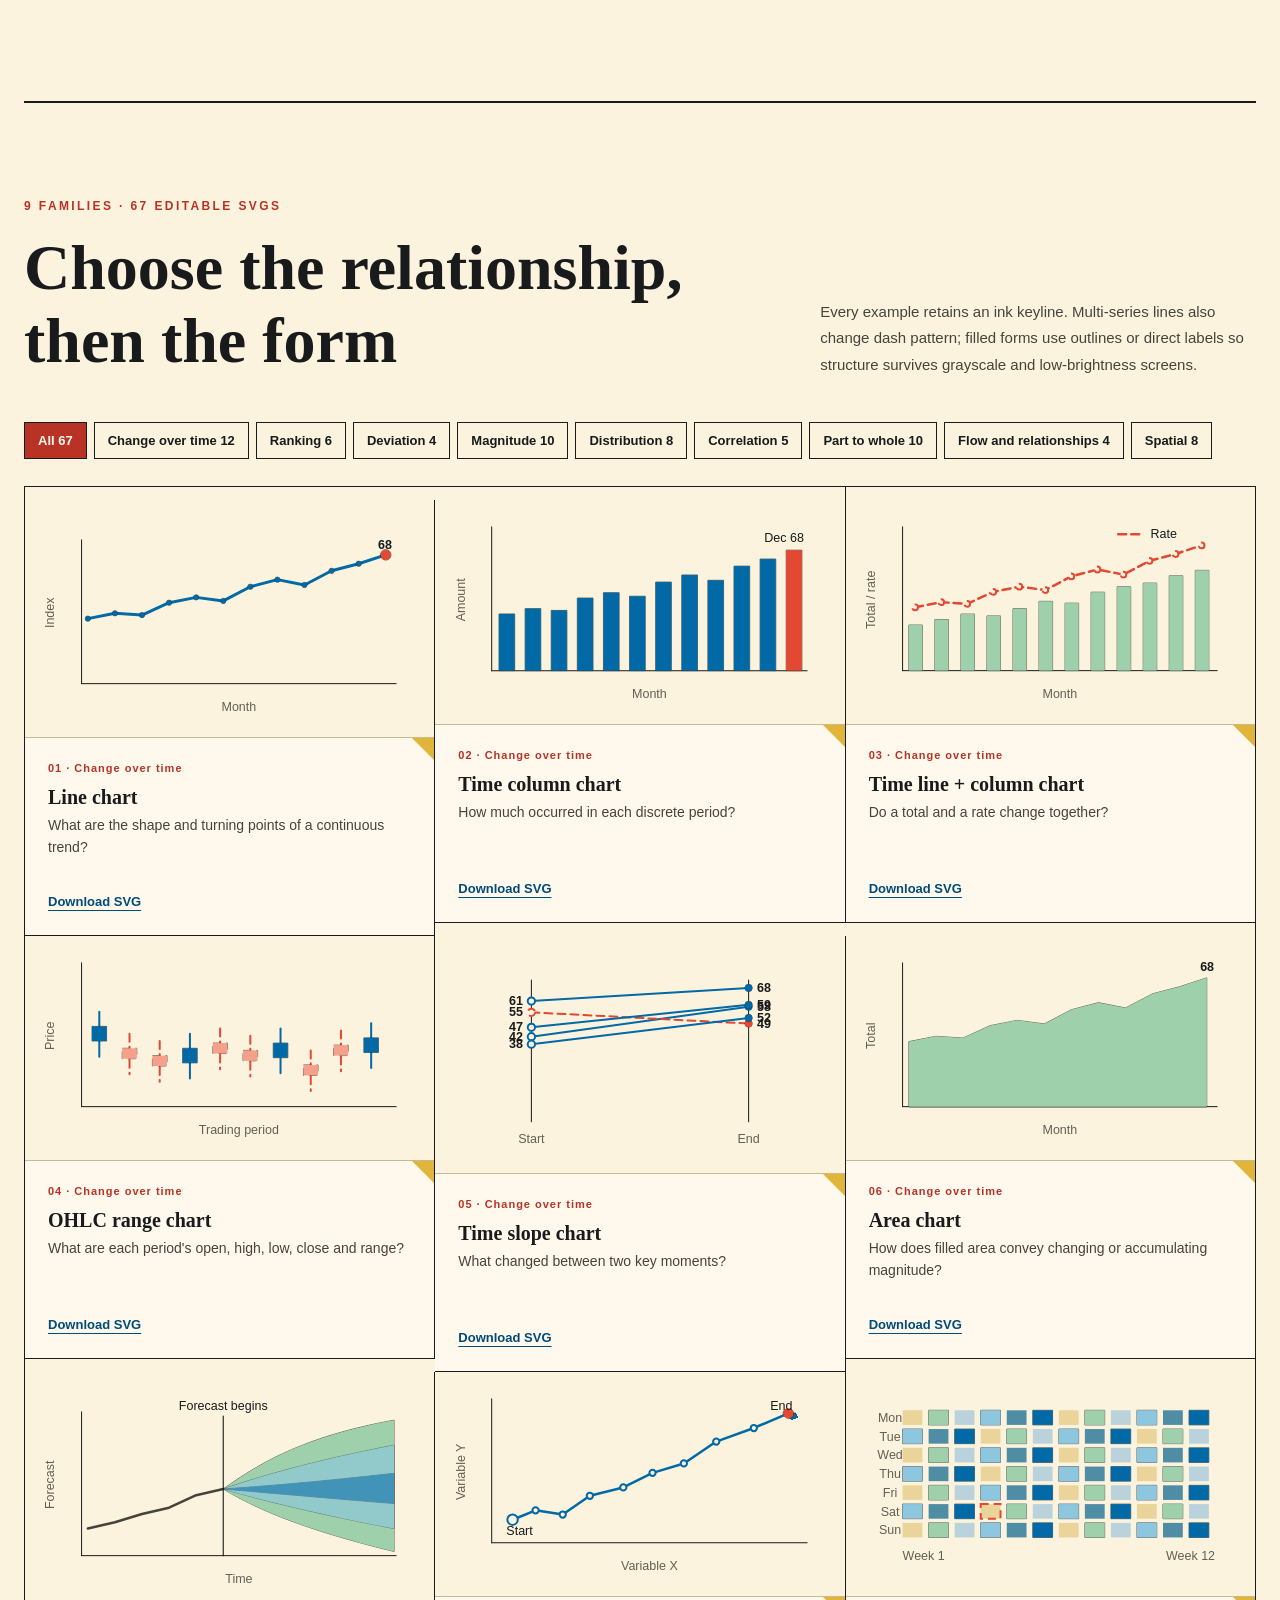
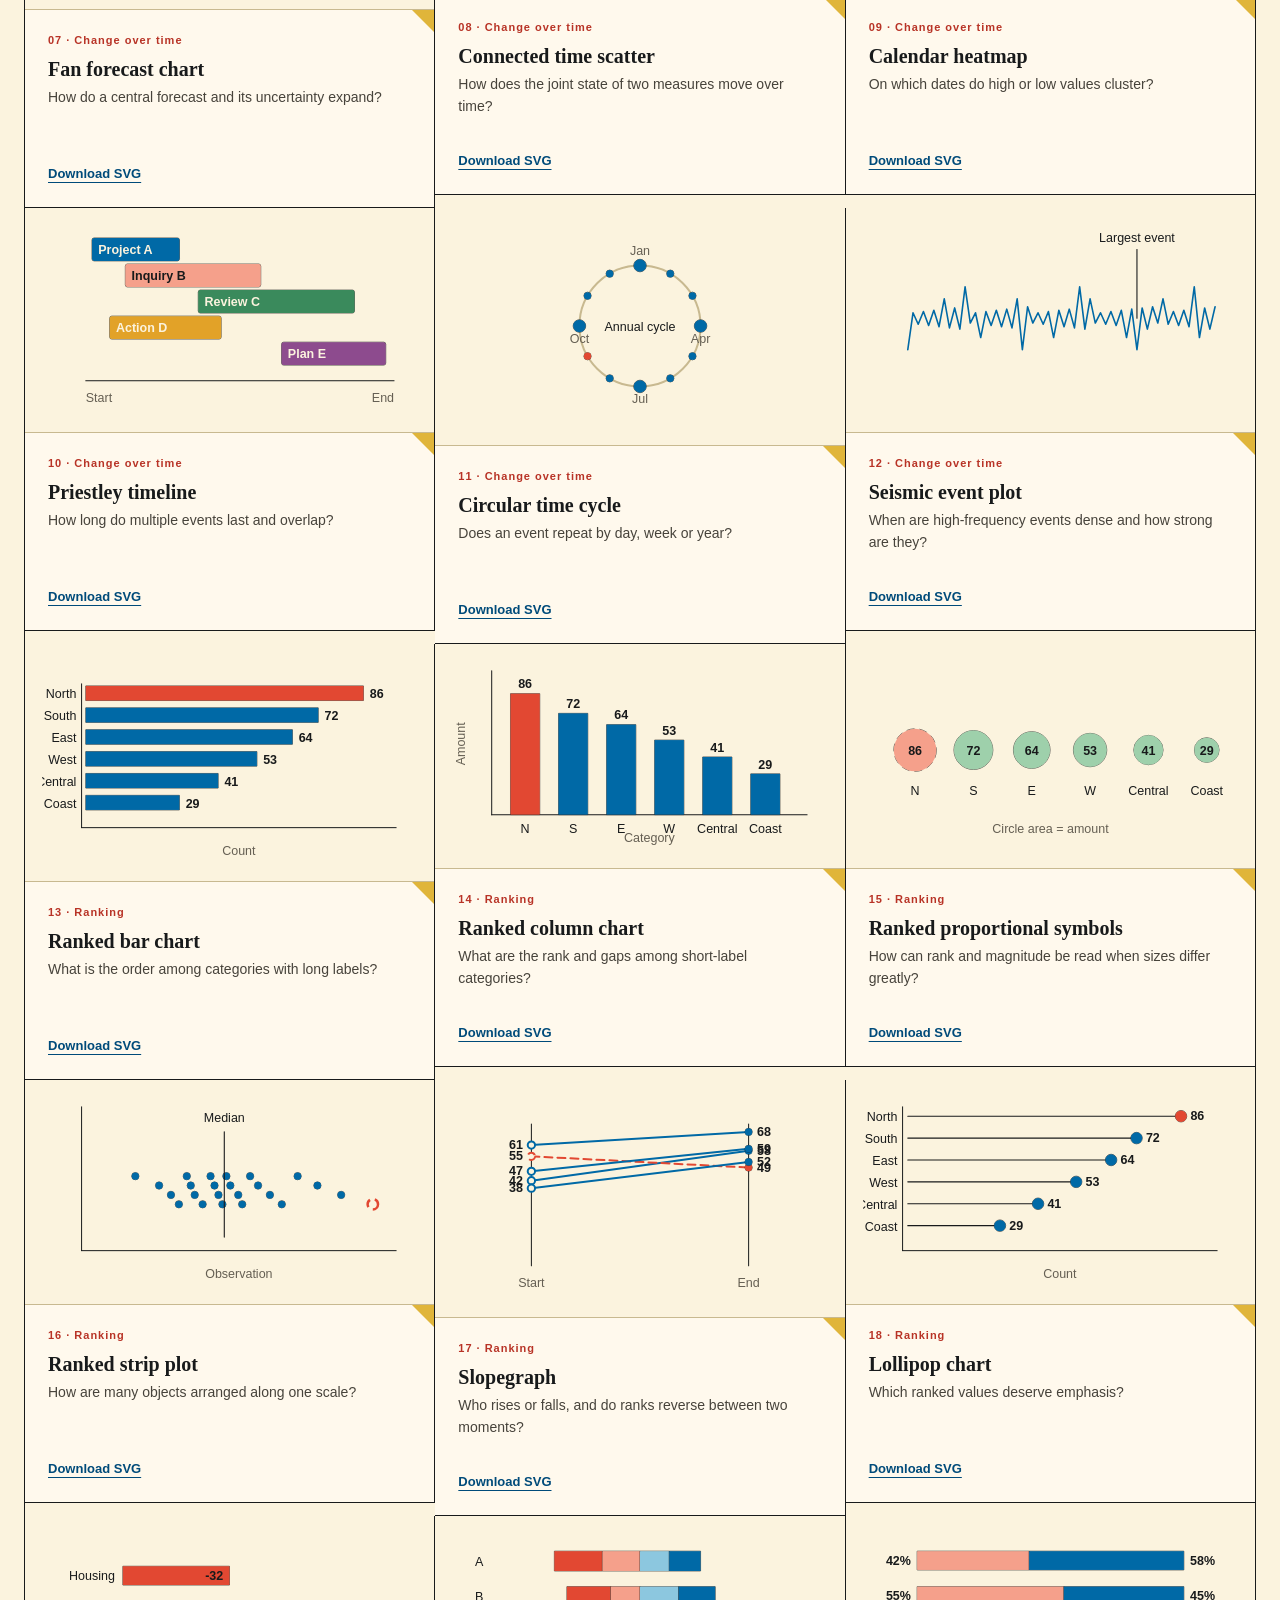
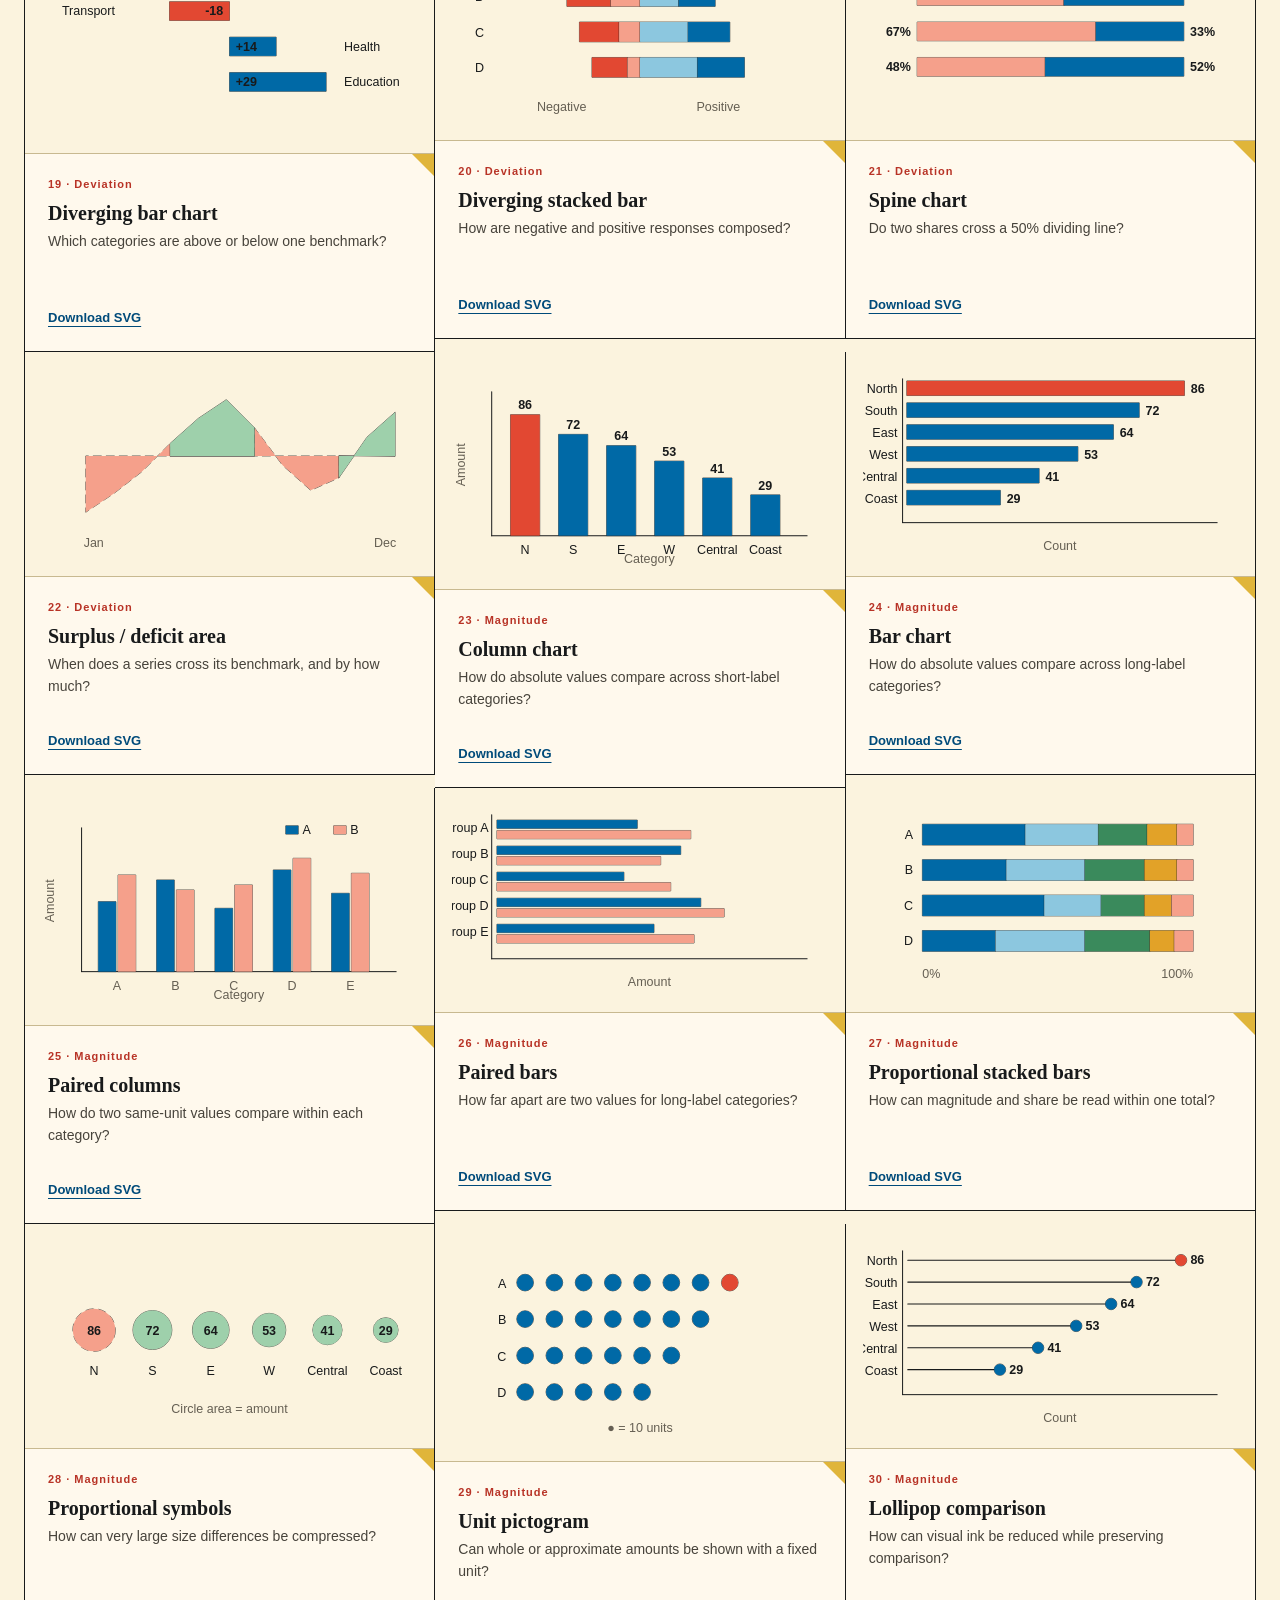
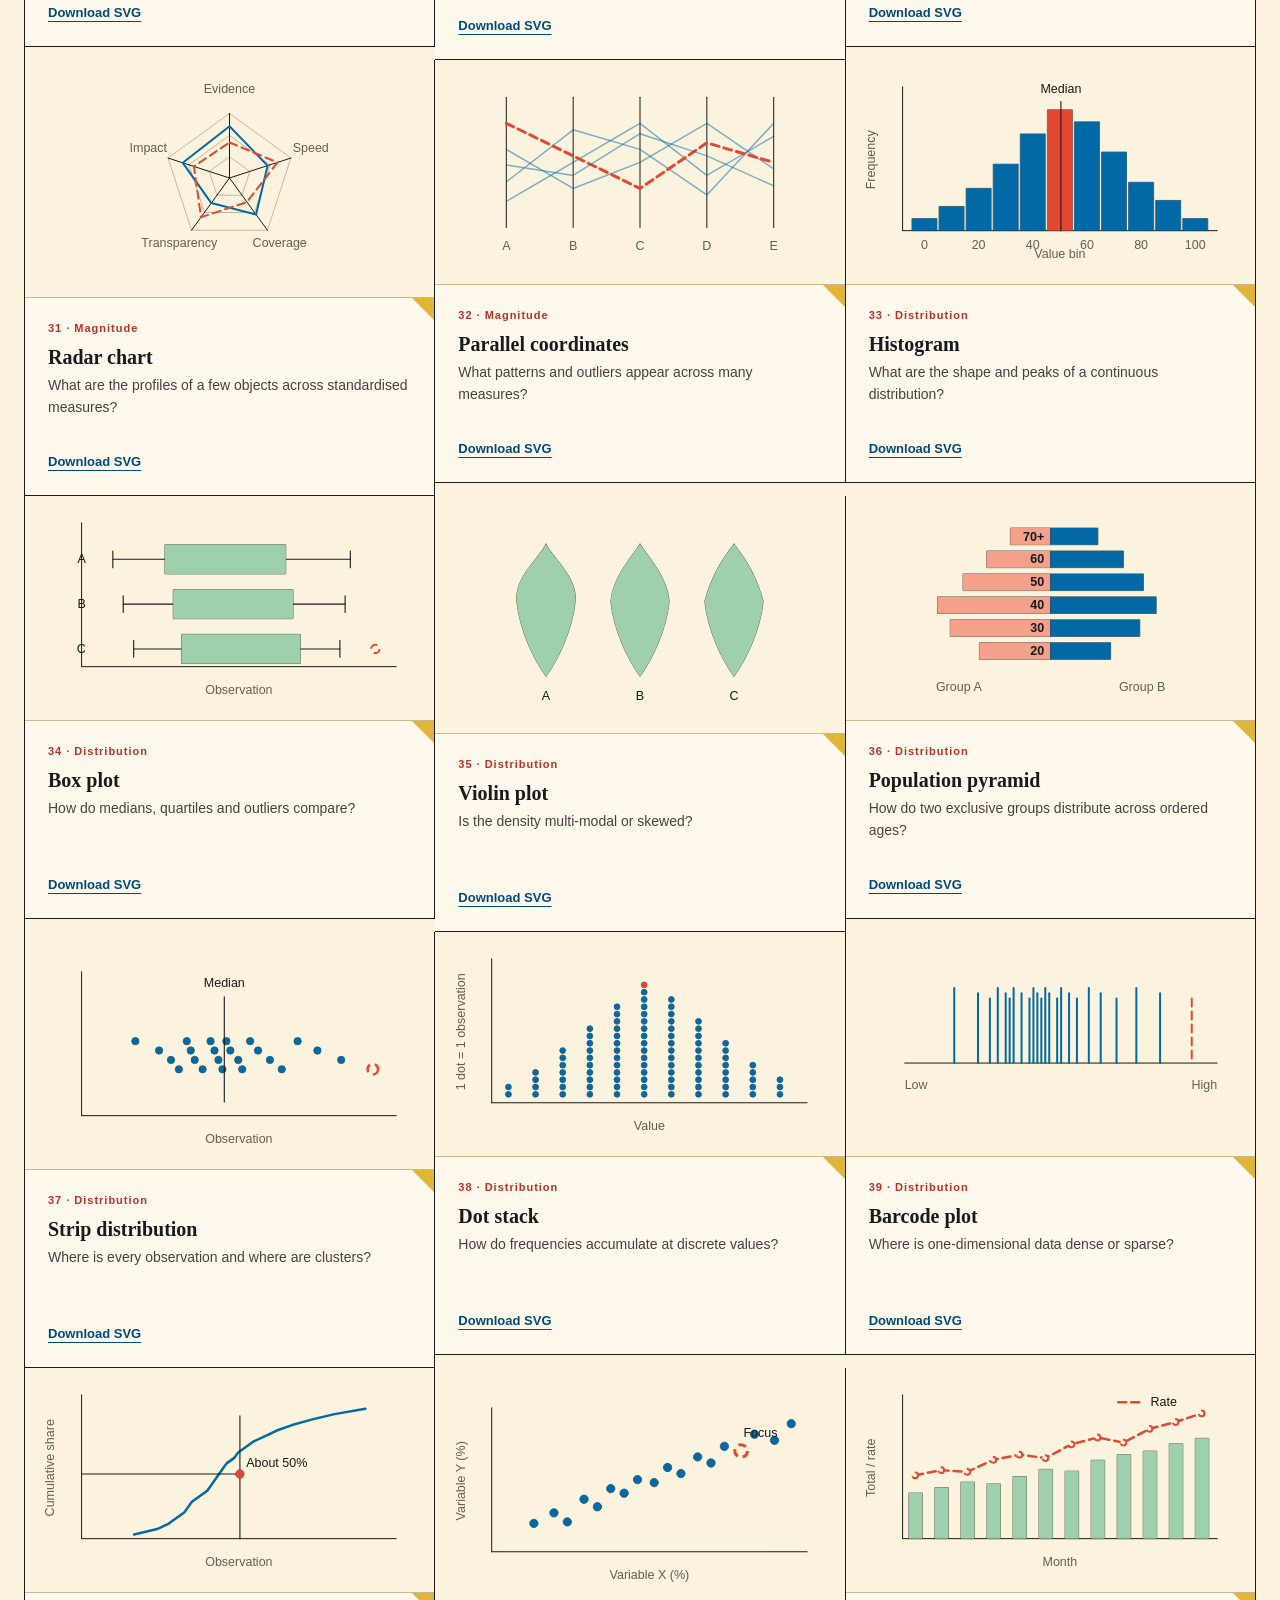
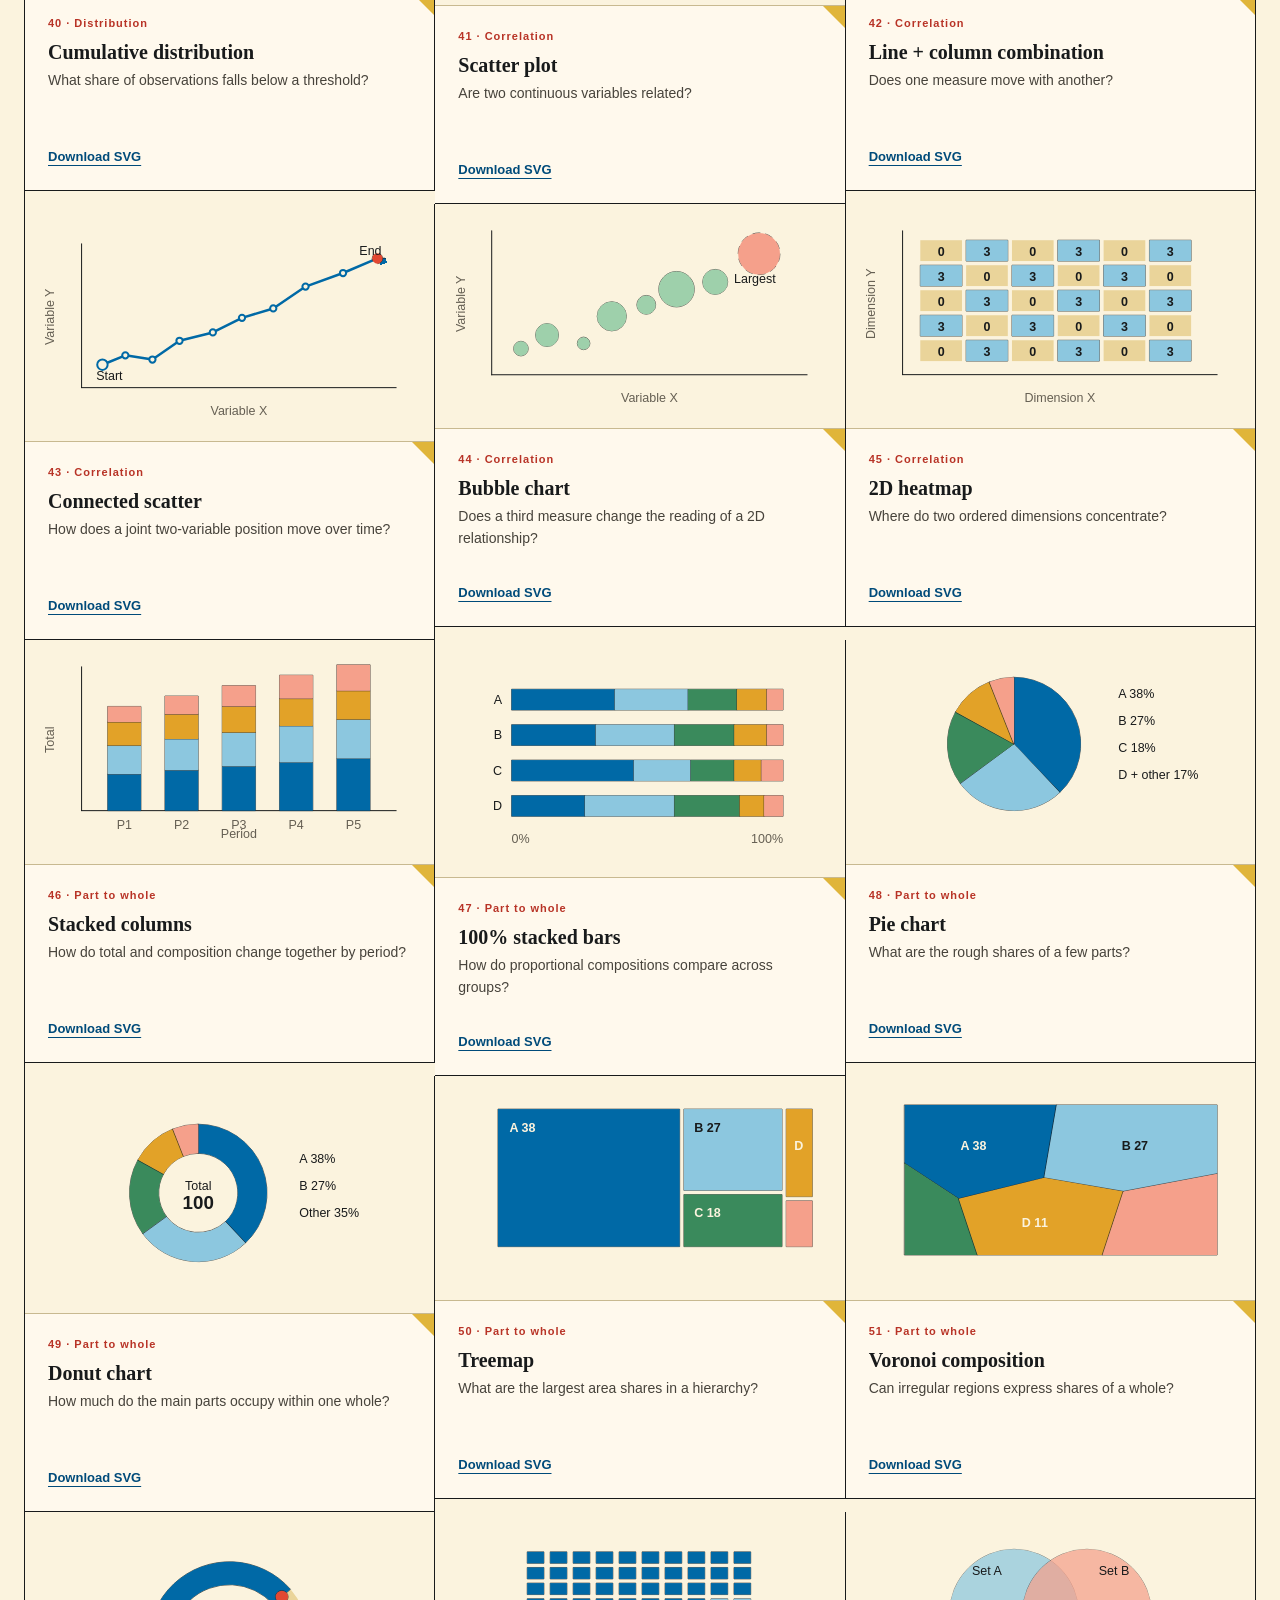
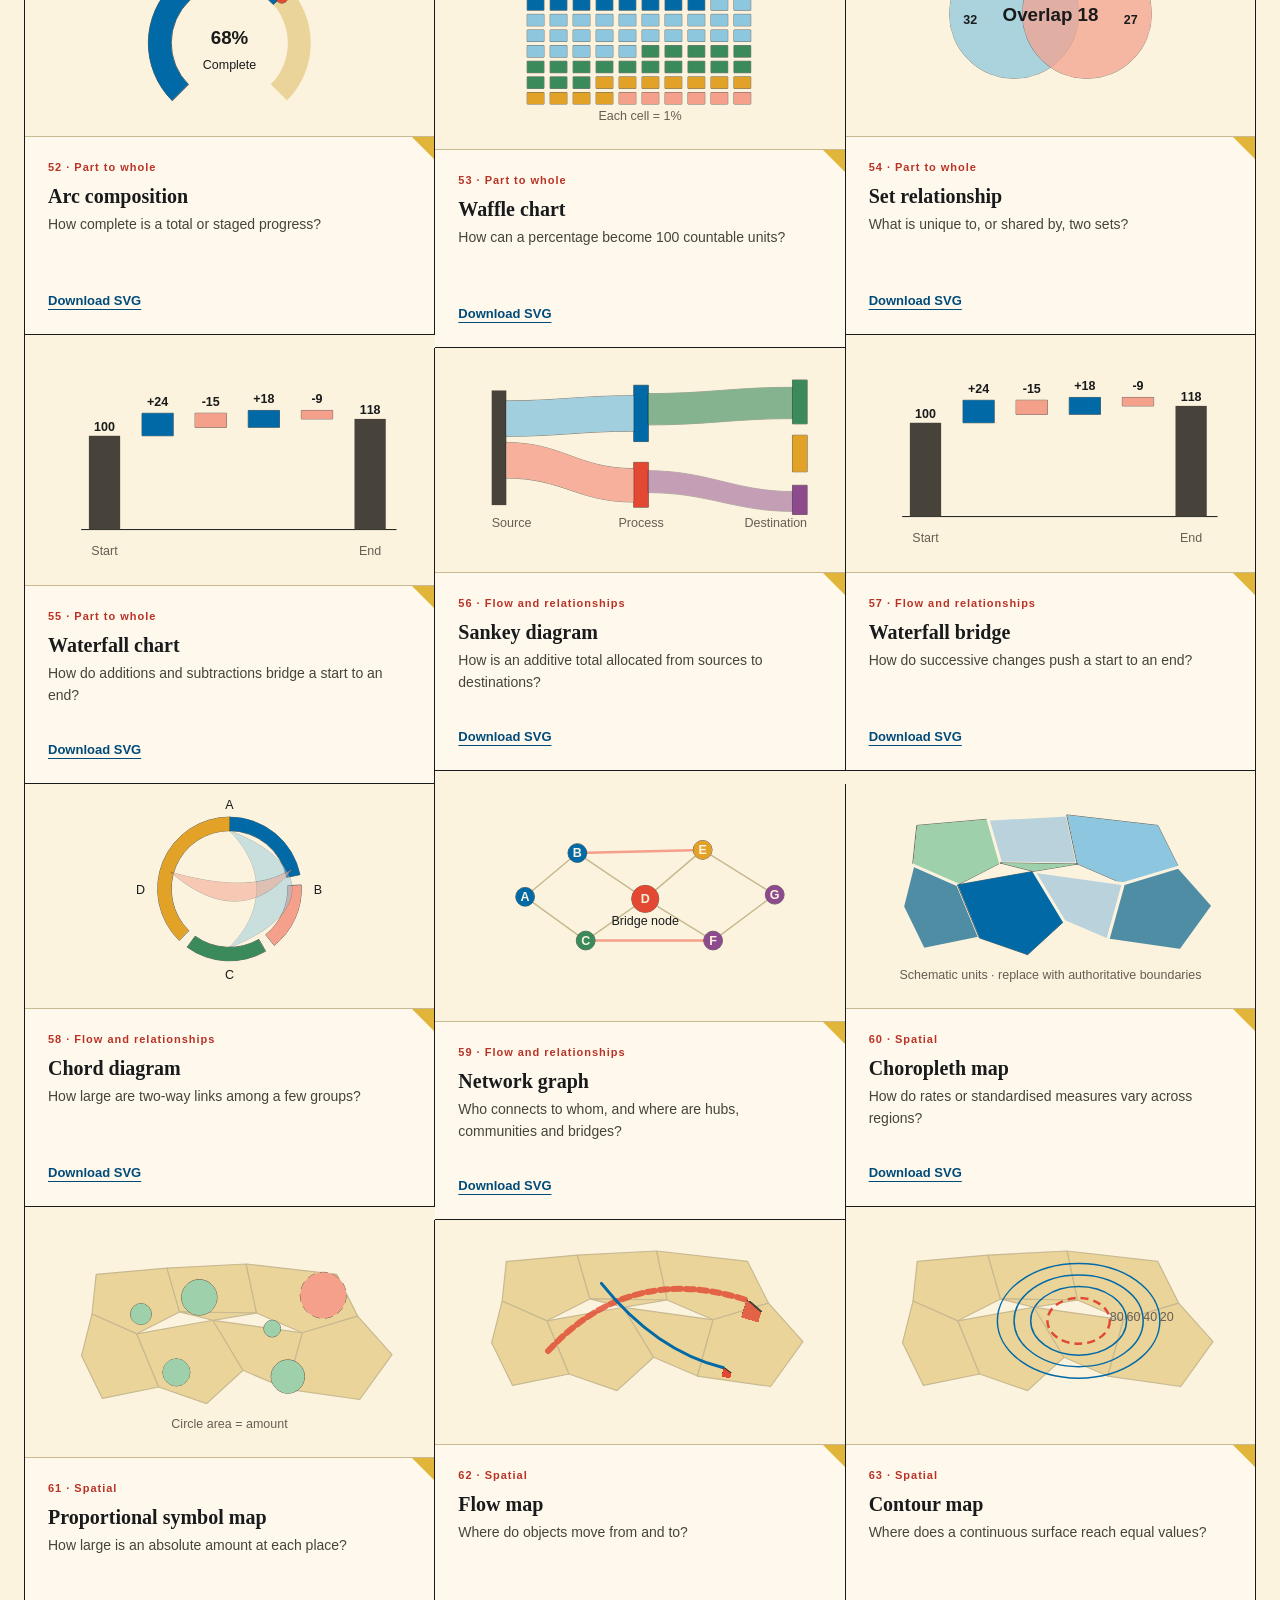
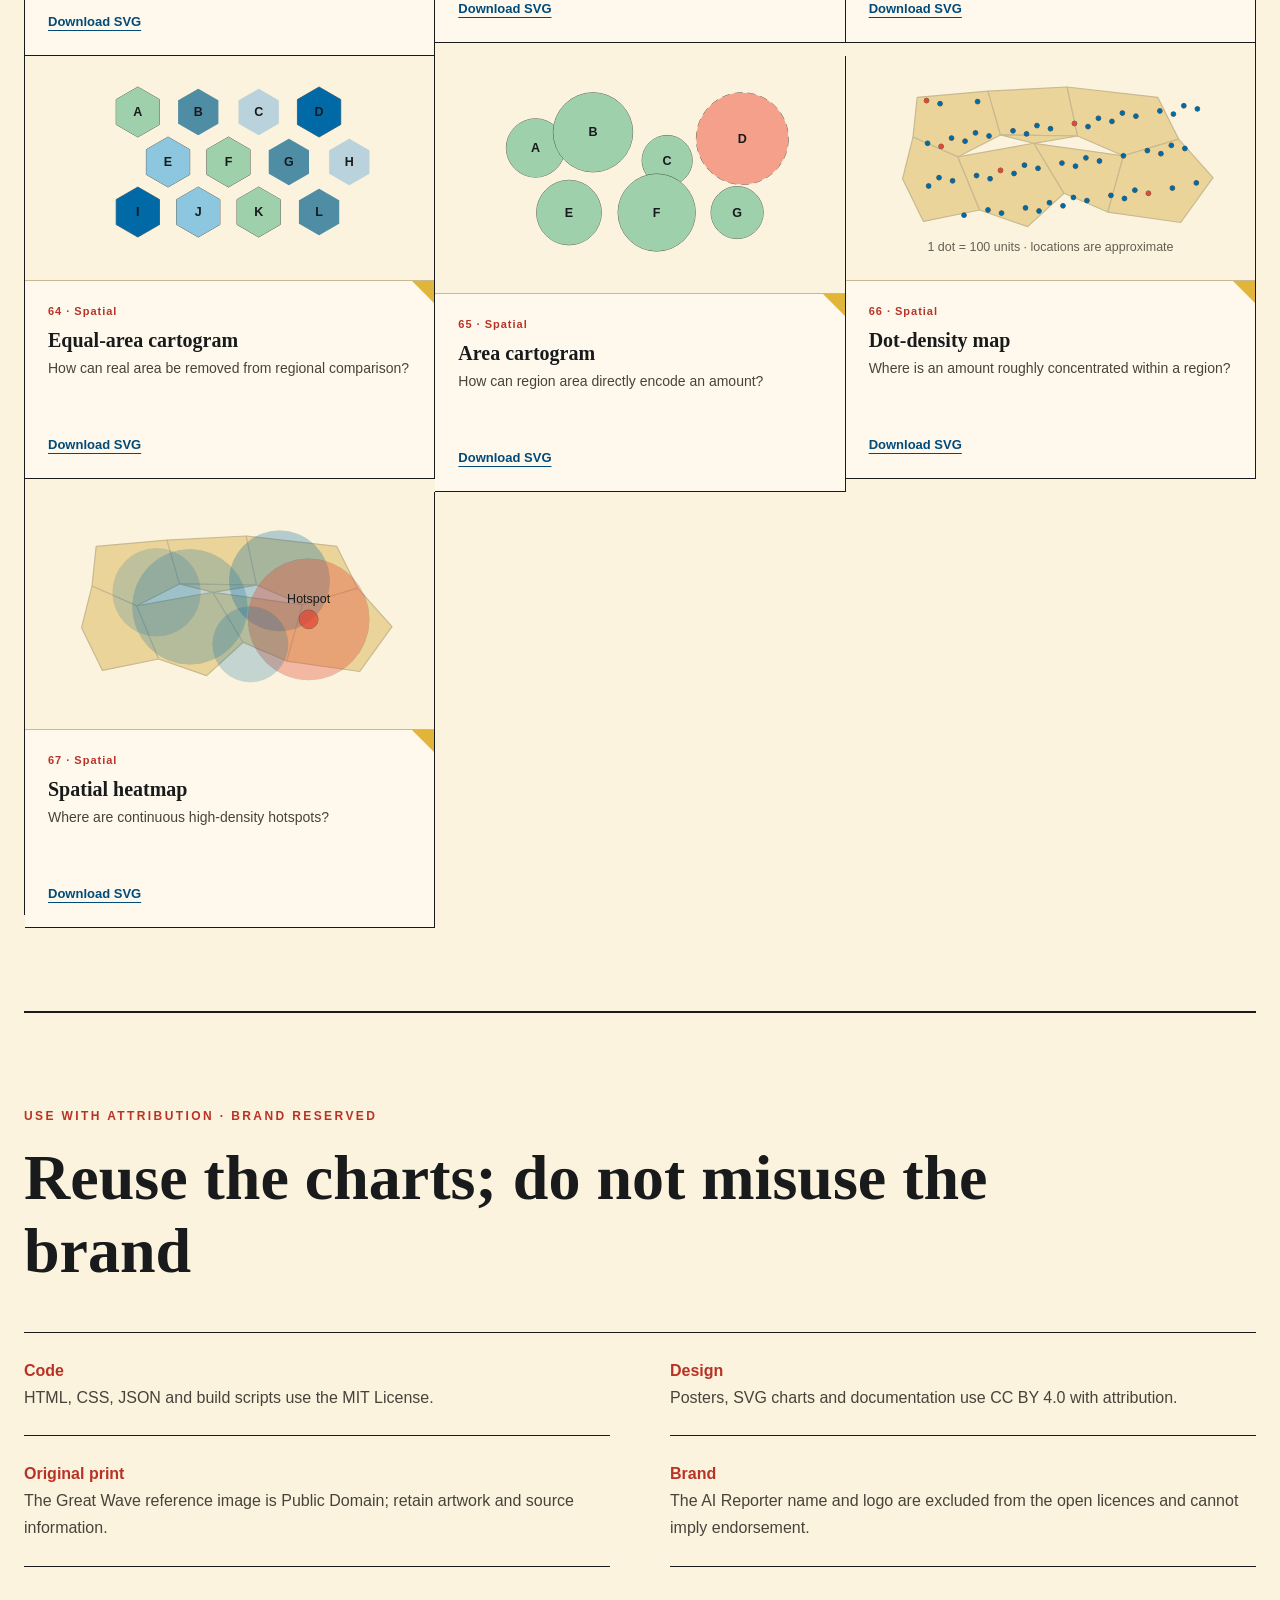
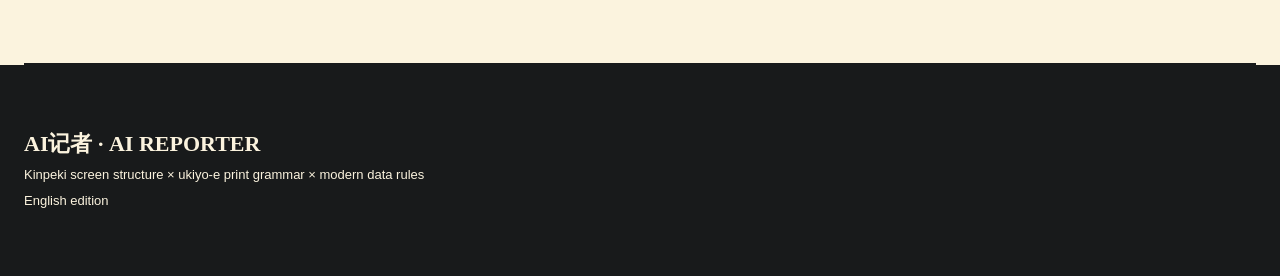
<file: index-en.html>
<!doctype html>
<html lang="en"><head><meta charset="utf-8"><meta name="viewport" content="width=device-width,initial-scale=1"><meta name="description" content="Nine information relationships, 67 editable charts, and a modern data-visualisation system joining kinpeki screen structure with ukiyo-e print grammar."><meta property="og:title" content="Kinpeki Ukiyo Chart Vocabulary"><meta property="og:description" content="Nine information relationships, 67 editable charts, and a modern data-visualisation system joining kinpeki screen structure with ukiyo-e print grammar."><meta property="og:image" content="assets/kinpeki-ukiyo-preview-en.jpg"><title>Kinpeki Ukiyo Chart Vocabulary｜AI Reporter</title><link rel="stylesheet" href="styles.css"></head>
<body><header class="site-head"><a class="brand" href="#top" aria-label="AI Reporter"><img src="assets/ai-reporter-logo.png" alt="AI Reporter"></a><nav class="main-nav" aria-label="Sections"><a href="#art">Original print</a><a href="#idea">Design language</a><a href="#palette">Palette</a><a href="#charts">67 charts</a><a href="#license">Use and licence</a></nav><nav class="lang-switch" aria-label="Language"><a href="index.html" lang="zh-CN">中文</a><a href="index-en.html" lang="en" aria-current="page">English</a><a href="index-ja.html" lang="ja">日本語</a></nav></header>
<main id="top"><section class="hero screen-grid"><div class="hero-copy"><p class="eyebrow">KINPEKI UKIYO CHART VOCABULARY · V1.0</p><h1><span>Kinpeki Ukiyo</span><br><em>Chart Vocabulary</em></h1><p class="lede">Kano-school kinpeki screens provide spatial order; ukiyo-e colour woodblocks provide graphic grammar. Nine information relationships and 67 forms let style serve judgement instead of obscuring data.</p><div class="actions"><a class="primary" href="assets/kinpeki-ukiyo-poster-en.png" download>Download poster</a><a href="#charts">Browse all charts</a><a href="src/kinpeki-ukiyo-chart-vocabulary-en.html">View poster source</a></div></div><div class="hero-mark" aria-hidden="true"><i>図</i><b></b><span>KEYLINE<br>FLAT COLOUR<br>DIRECT LABEL</span></div><dl class="stats"><div><dt>9</dt><dd>information families</dd></div><div><dt>67</dt><dd>editable SVGs</dd></div><div><dt>5</dt><dd>maximum category colours</dd></div></dl></section>
<figure class="art-reference" id="art"><div class="art-frame"><img src="assets/hokusai-great-wave-reference.jpg" alt="See the chart language in The Great Wave"></div><figcaption><p class="section-kicker">ORIGINAL PRINT · PUBLIC DOMAIN</p><h2>See the chart language in The Great Wave</h2><p class="art-caption">Katsushika Hokusai, Under the Wave off Kanagawa (The Great Wave), ca. 1830–32, colour woodblock print. The Metropolitan Museum of Art, JP2972. Public Domain image via The Met Open Access. <a href="https://www.metmuseum.org/art/collection/search/56353">The Met</a></p><div class="art-insights"><article><h3>Keyline</h3><p>Ink contours keep wave, boats and Fuji legible inside a complex scene.</p></article><article><h3>Blue hierarchy</h3><p>A limited set of blue tones creates depth and force without unlimited hues.</p></article><article><h3>Oblique movement</h3><p>Wave crest, boats and mountain establish a clear directional reading path.</p></article><article><h3>Negative space</h3><p>Sky and the hollow of the wave make Fuji a stable visual anchor.</p></article></div></figcaption></figure>
<section class="idea" id="idea"><div><p class="section-kicker">A CONTEMPORARY SYNTHESIS</p><h2>Not retro decoration: an executable visual contract</h2></div><div class="idea-grid"><article><span>1</span><h3>Screen rhythm organises the page</h3><p>Gold is reserved for seams, headings and references; shell-white paper keeps the plot quiet.</p></article><article><span>2</span><h3>Keylines discipline the data</h3><p>Filled marks retain ink outlines; axes, baselines and references share one stroke system.</p></article><article><span>3</span><h3>Every colour has a job</h3><p>New-impression Prussian blue carries primary data and vivid vermilion marks focus; multi-category charts stop at five roots.</p></article><article><span>4</span><h3>Decoration never changes scale</h3><p>Cuts, seals and screen seams stay outside the plot; length, area, width and map position remain truthful.</p></article></div></section>
<section class="palette-section" id="palette"><p class="section-kicker">NEW-IMPRESSION HIGH-CHROMA PALETTE</p><h2>Nine roles, not nine arbitrary colours</h2><div class="palette"><div style="--swatch:#fbf3de"><i></i><strong>Shell-white paper</strong><code>#FBF3DE</code></div><div style="--swatch:#181a1b"><i></i><strong>Ink</strong><code>#181A1B</code></div><div style="--swatch:#0069a6"><i></i><strong>Prussian blue</strong><code>#0069A6</code></div><div style="--swatch:#e24832"><i></i><strong>Vivid vermilion</strong><code>#E24832</code></div><div style="--swatch:#3a8a5c"><i></i><strong>Rokusho</strong><code>#3A8A5C</code></div><div style="--swatch:#e2a228"><i></i><strong>Bright yellow</strong><code>#E2A228</code></div><div style="--swatch:#8d4b8e"><i></i><strong>Fuji purple</strong><code>#8D4B8E</code></div><div style="--swatch:#e0b53a"><i></i><strong>Bright gold</strong><code>#E0B53A</code></div><div style="--swatch:#c8b990"><i></i><strong>Pale ink</strong><code>#C8B990</code></div></div><p class="palette-note">Prefer one Prussian-blue root for a single series, cap binary comparison at two non-neutral roots, and use up to five only when category identity matters. Vivid colours belong to data marks; small text uses darker tonal partners. Never use gradients inside marks.</p></section>
<section class="charts-section" id="charts"><div class="section-title"><div><p class="section-kicker">9 FAMILIES · 67 EDITABLE SVGS</p><h2>Choose the relationship, then the form</h2></div><p>Every example retains an ink keyline. Multi-series lines also change dash pattern; filled forms use outlines or direct labels so structure survives grayscale and low-brightness screens.</p></div><div class="filters" id="filters"><button class="active" data-family="all">All 67</button></div><div class="chart-grid" id="chart-grid" aria-live="polite"></div></section>
<section class="license-section" id="license"><p class="section-kicker">USE WITH ATTRIBUTION · BRAND RESERVED</p><h2>Reuse the charts; do not misuse the brand</h2><div class="license-grid"><p><strong>Code</strong>HTML, CSS, JSON and build scripts use the MIT License.</p><p><strong>Design</strong>Posters, SVG charts and documentation use CC BY 4.0 with attribution.</p><p><strong>Original print</strong>The Great Wave reference image is Public Domain; retain artwork and source information.</p><p><strong>Brand</strong>The AI Reporter name and logo are excluded from the open licences and cannot imply endorsement.</p></div></section></main>
<footer><p>AI记者 · AI REPORTER</p><p>Kinpeki screen structure × ukiyo-e print grammar × modern data rules</p><p>English edition</p></footer>
<script>const manifestPath='charts/manifest-en.json',downloadLabel="Download SVG";</script><script src="scripts/site.js"></script></body></html>
</file>
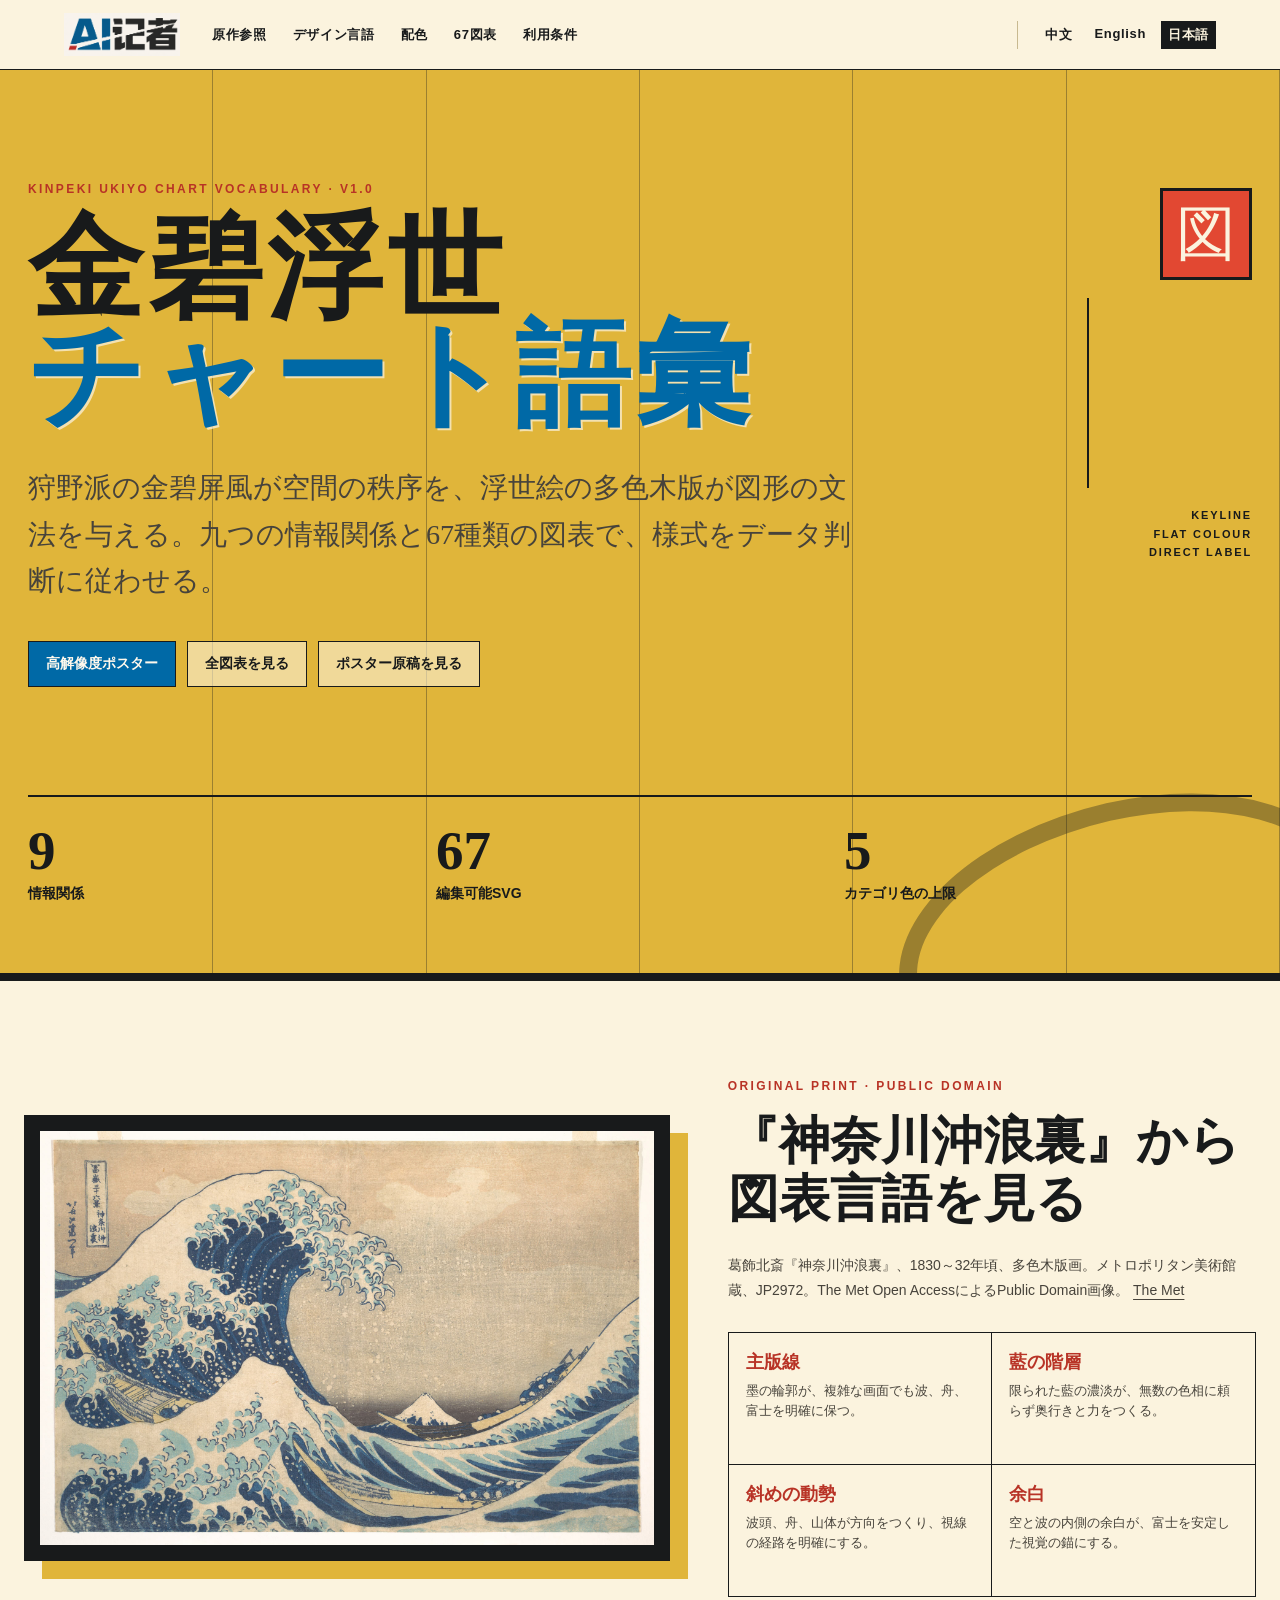
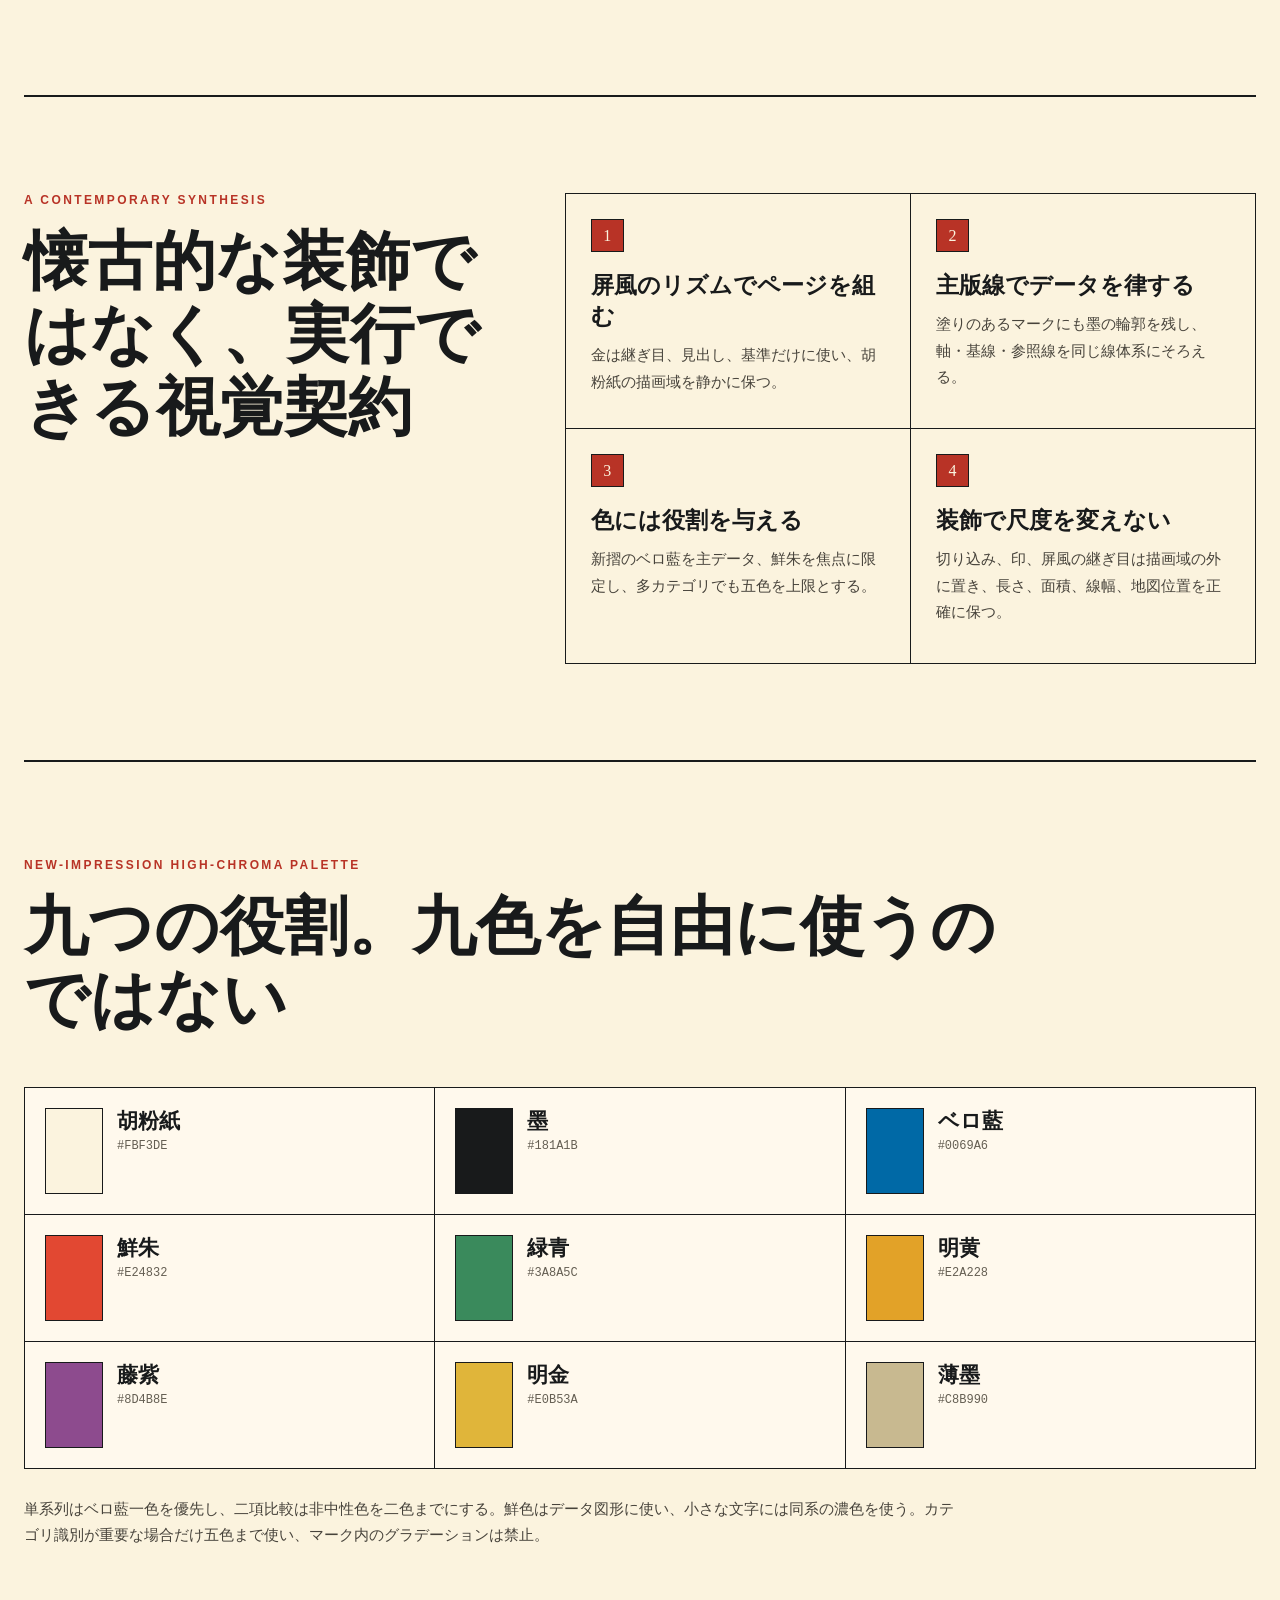
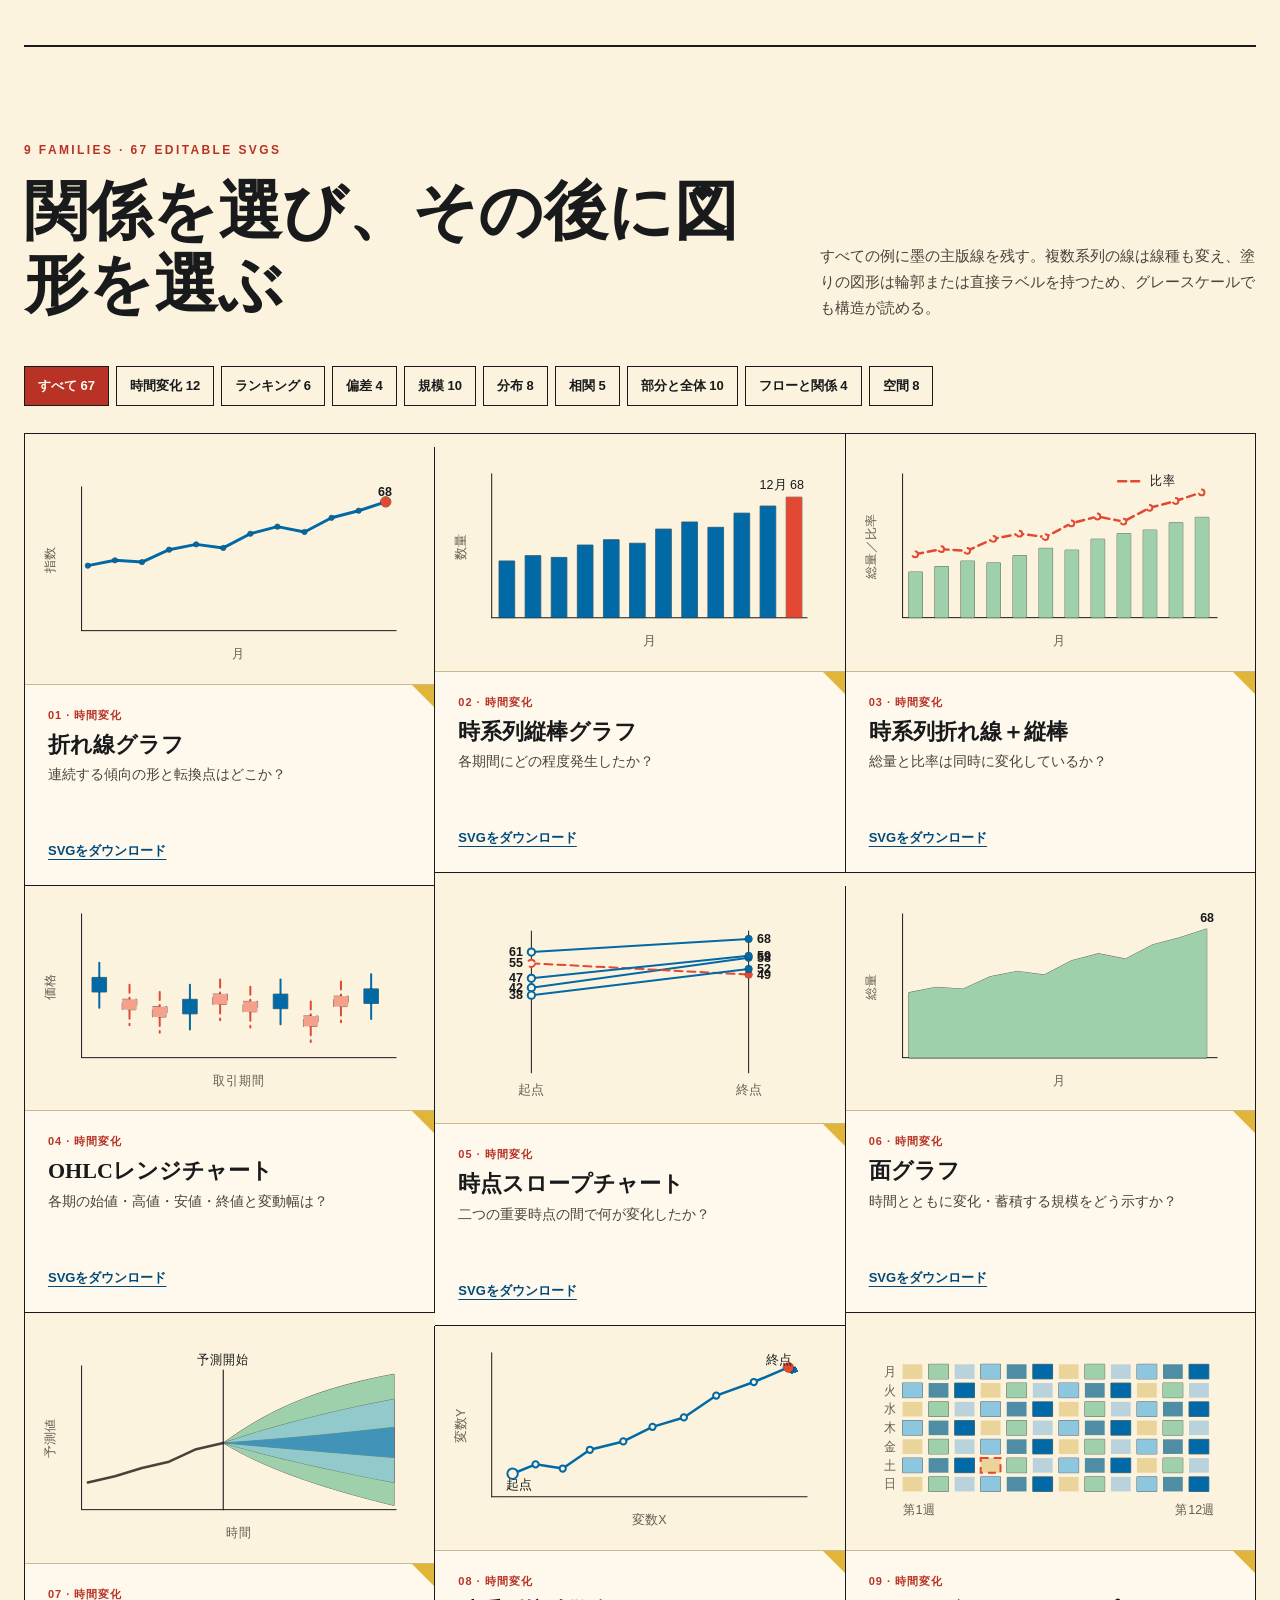
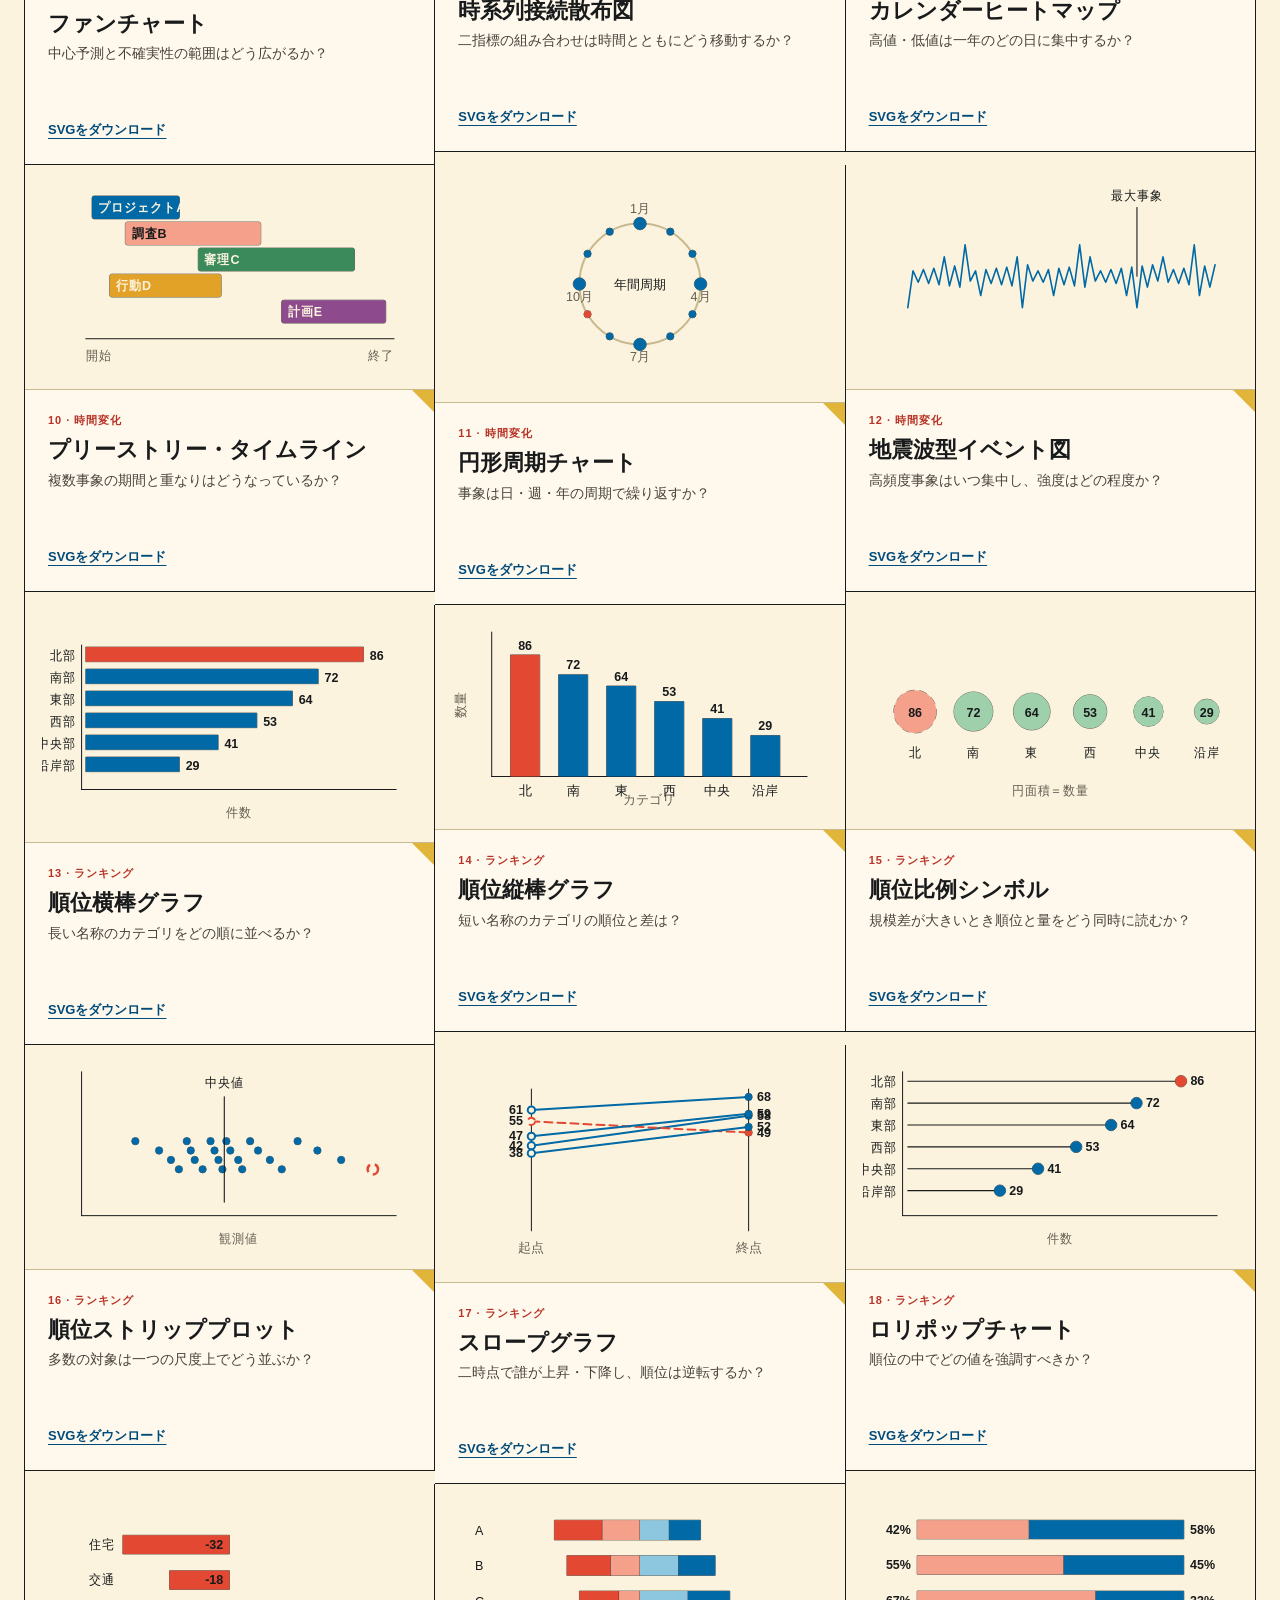
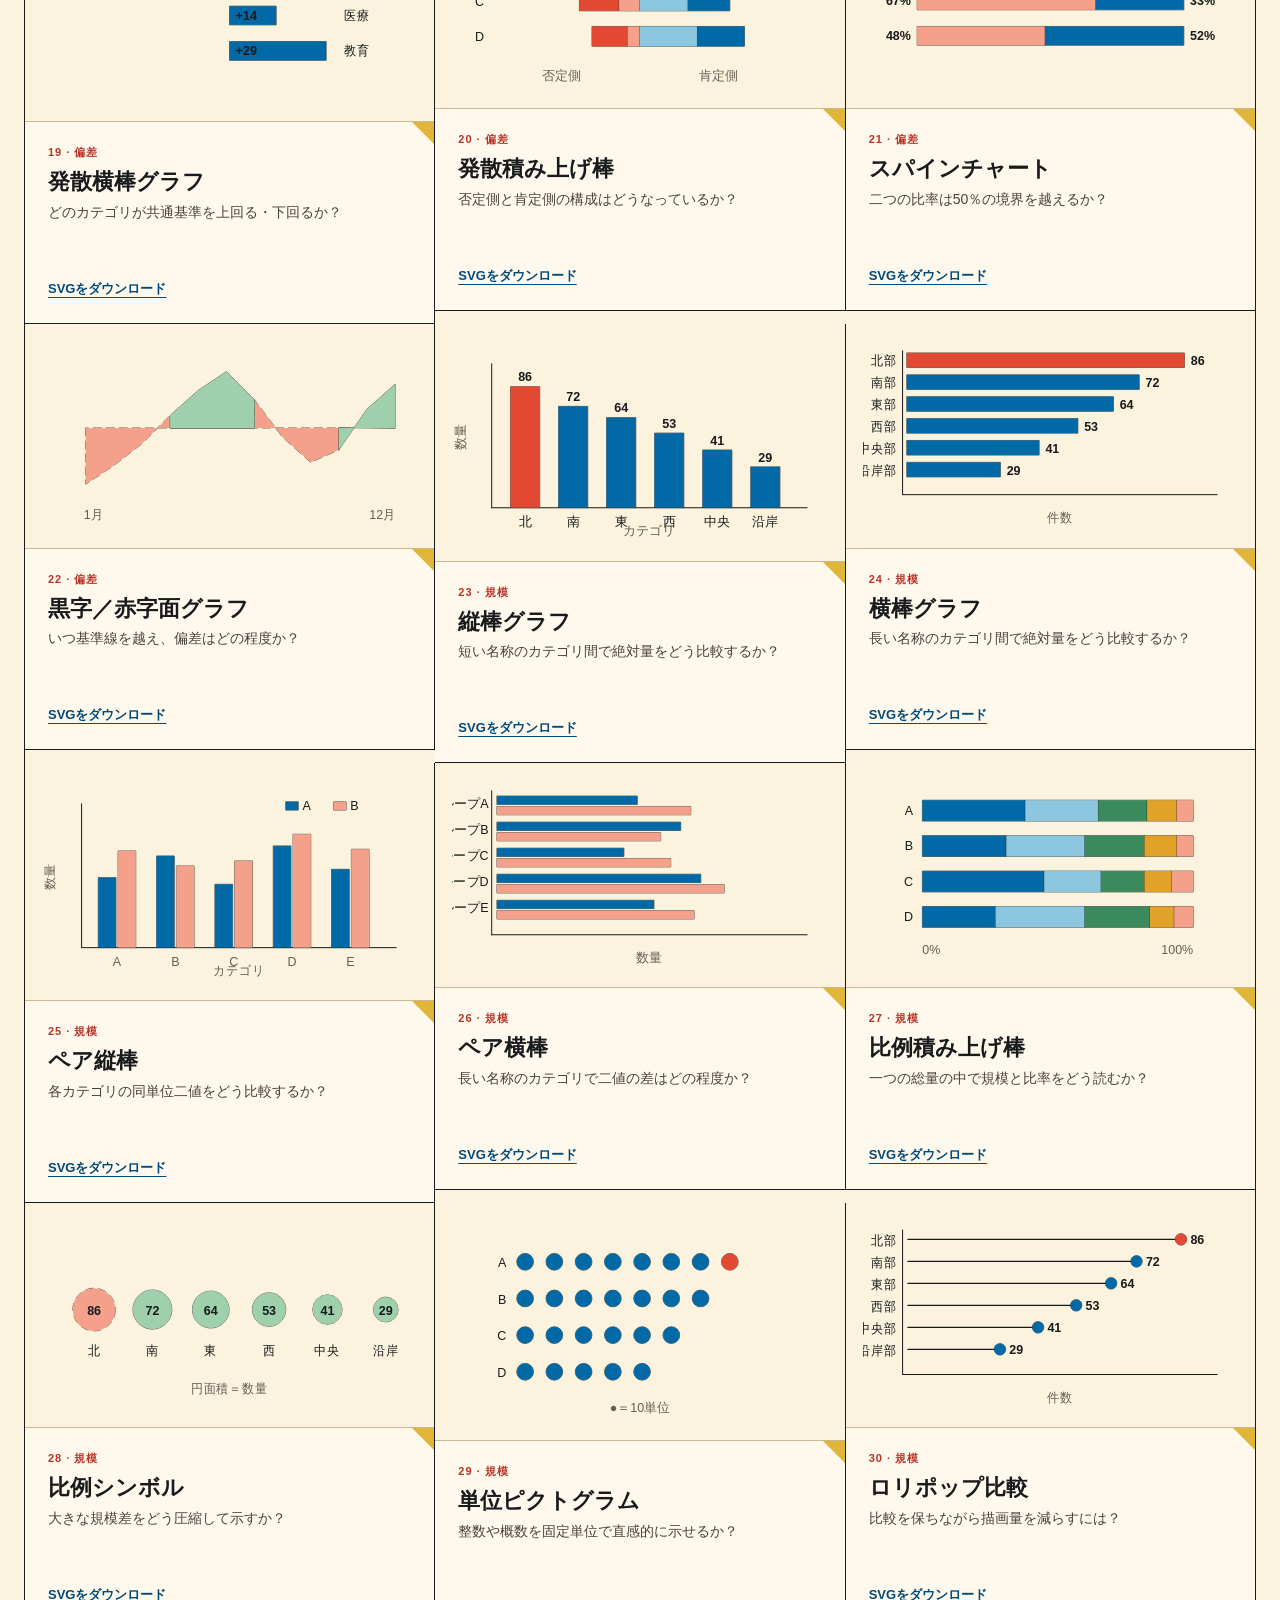
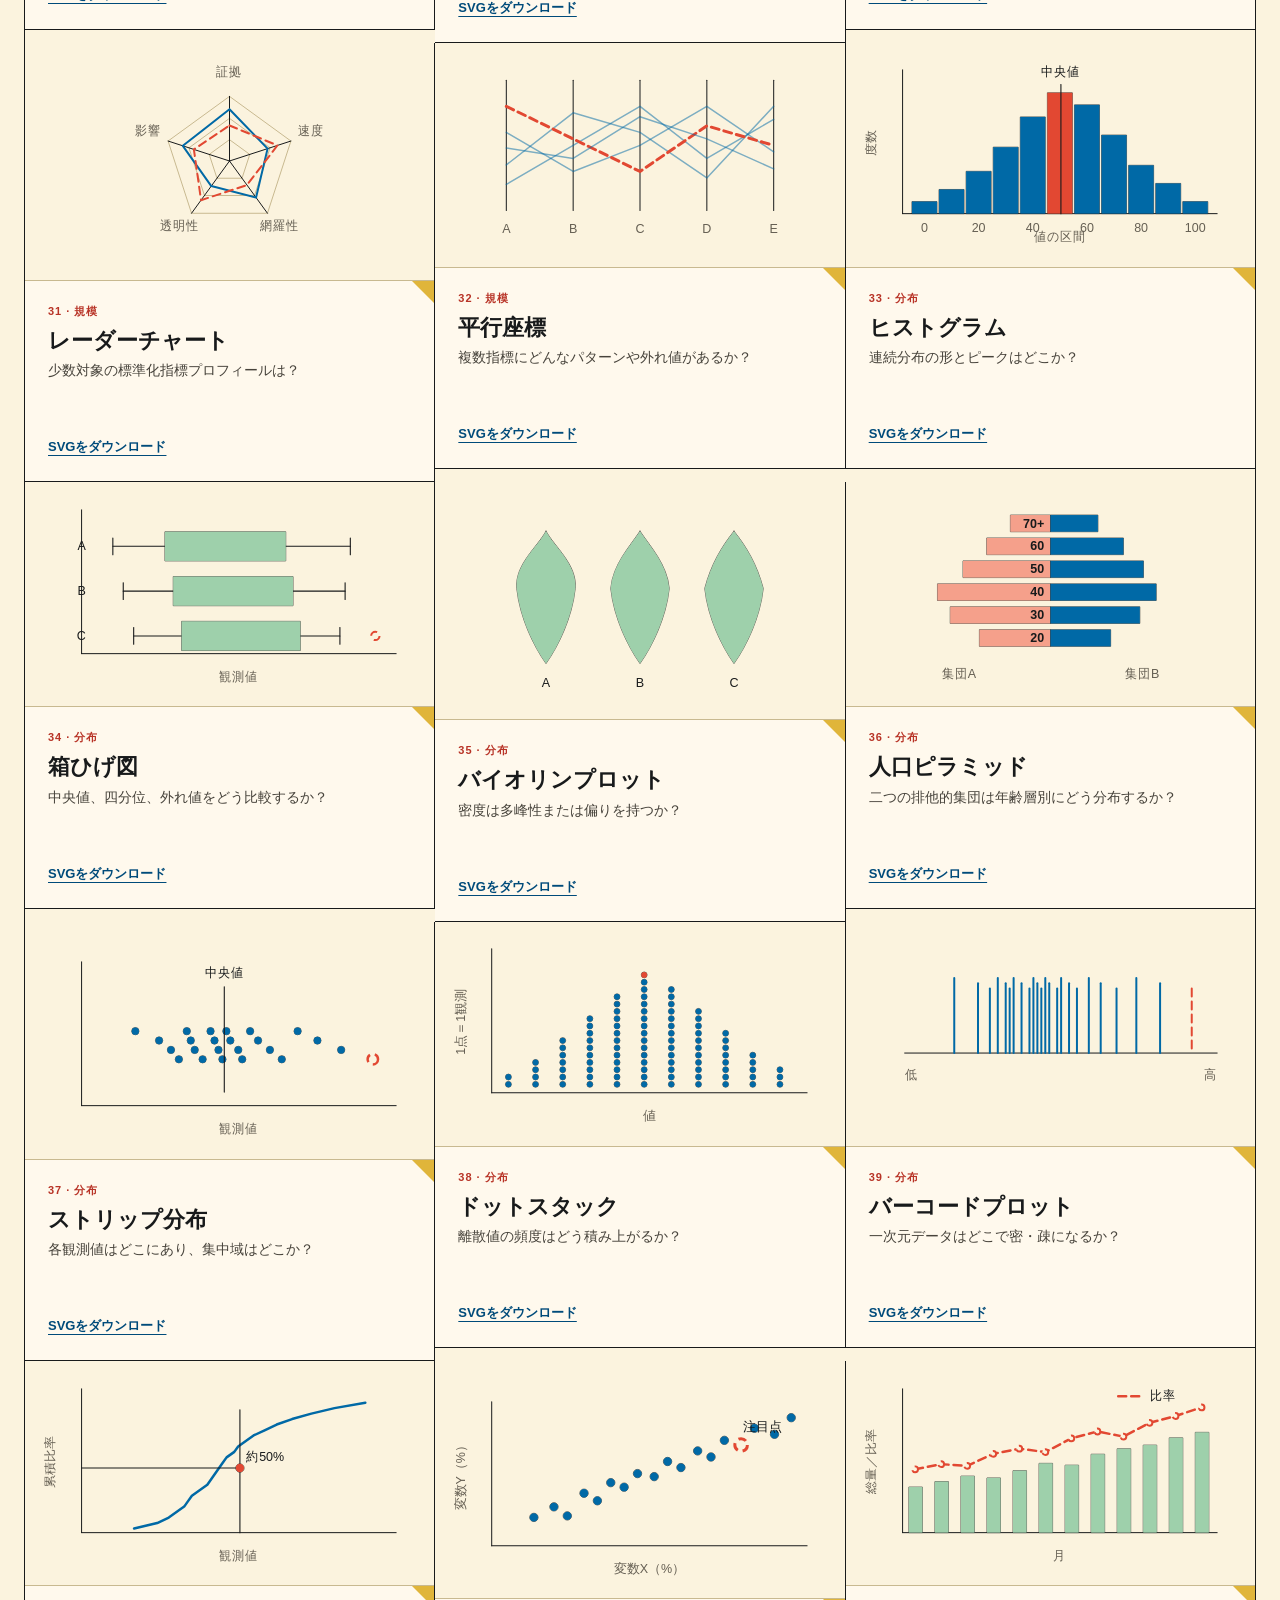
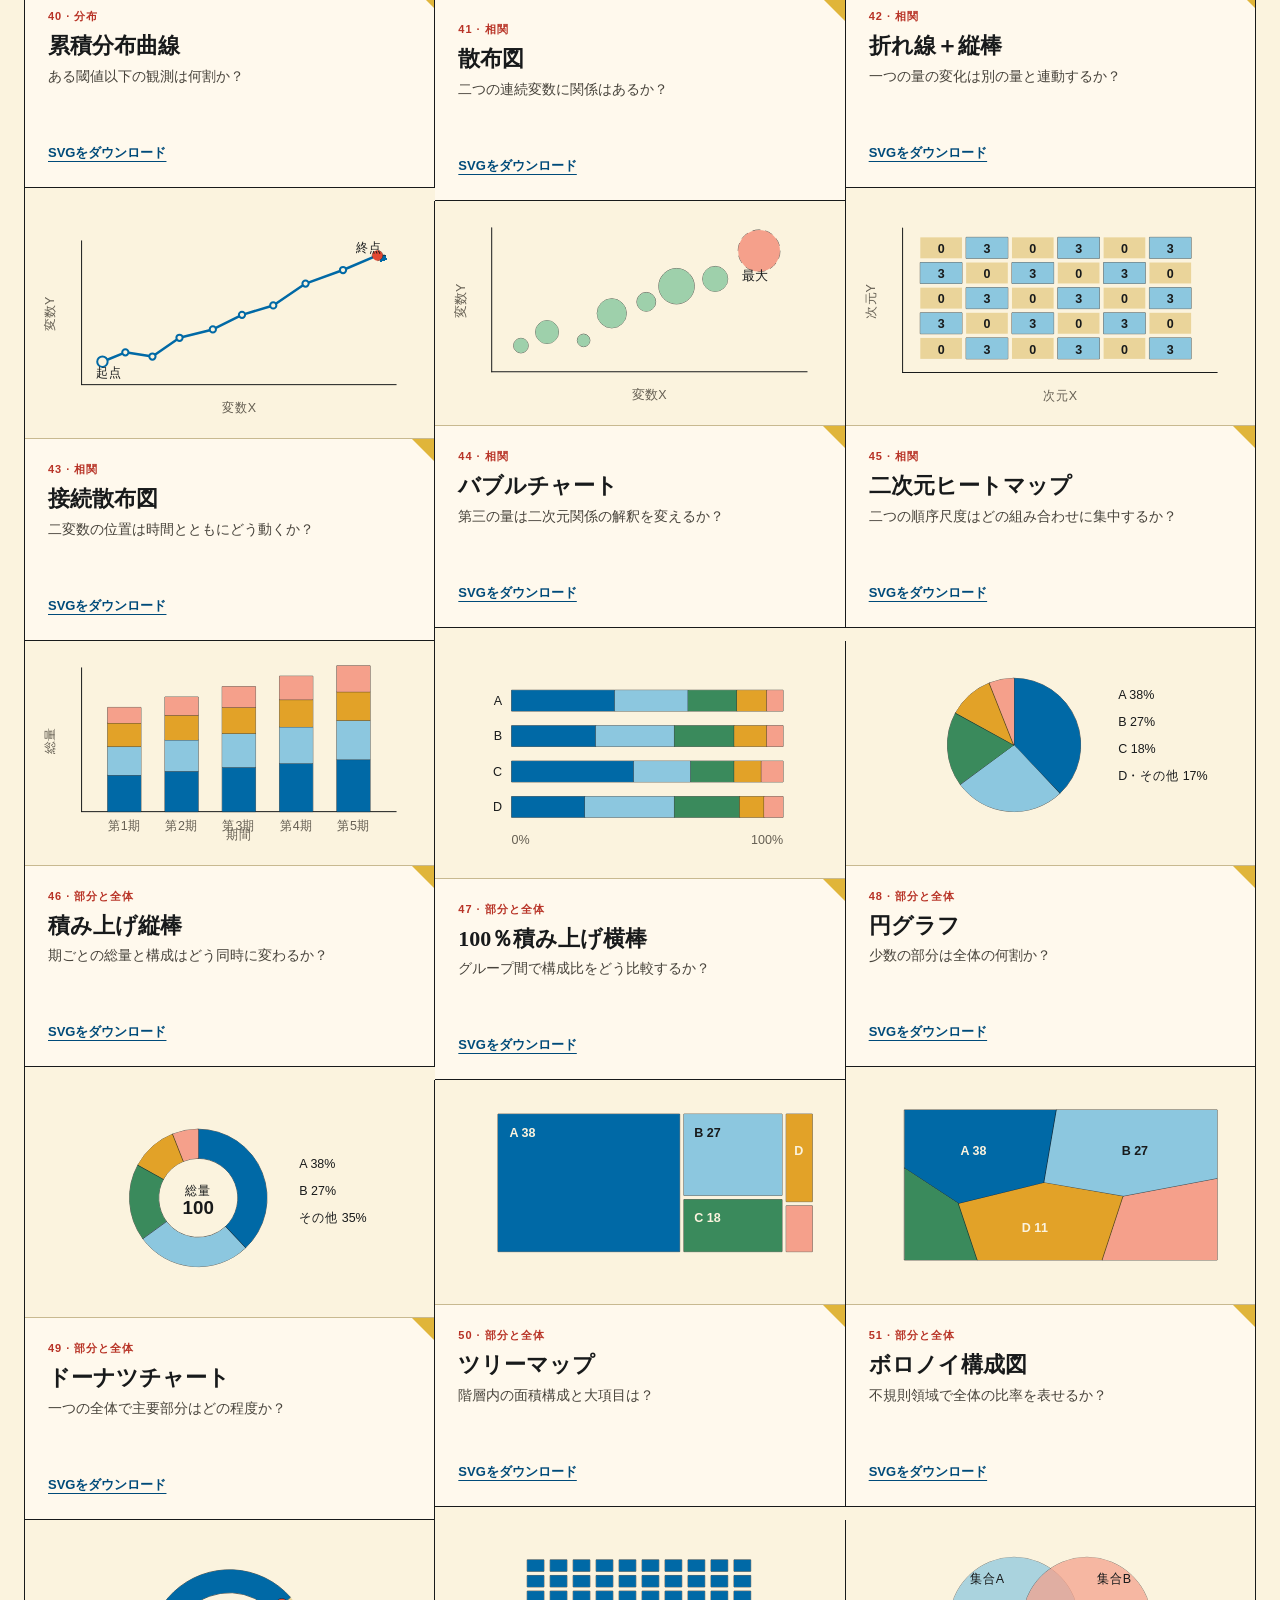
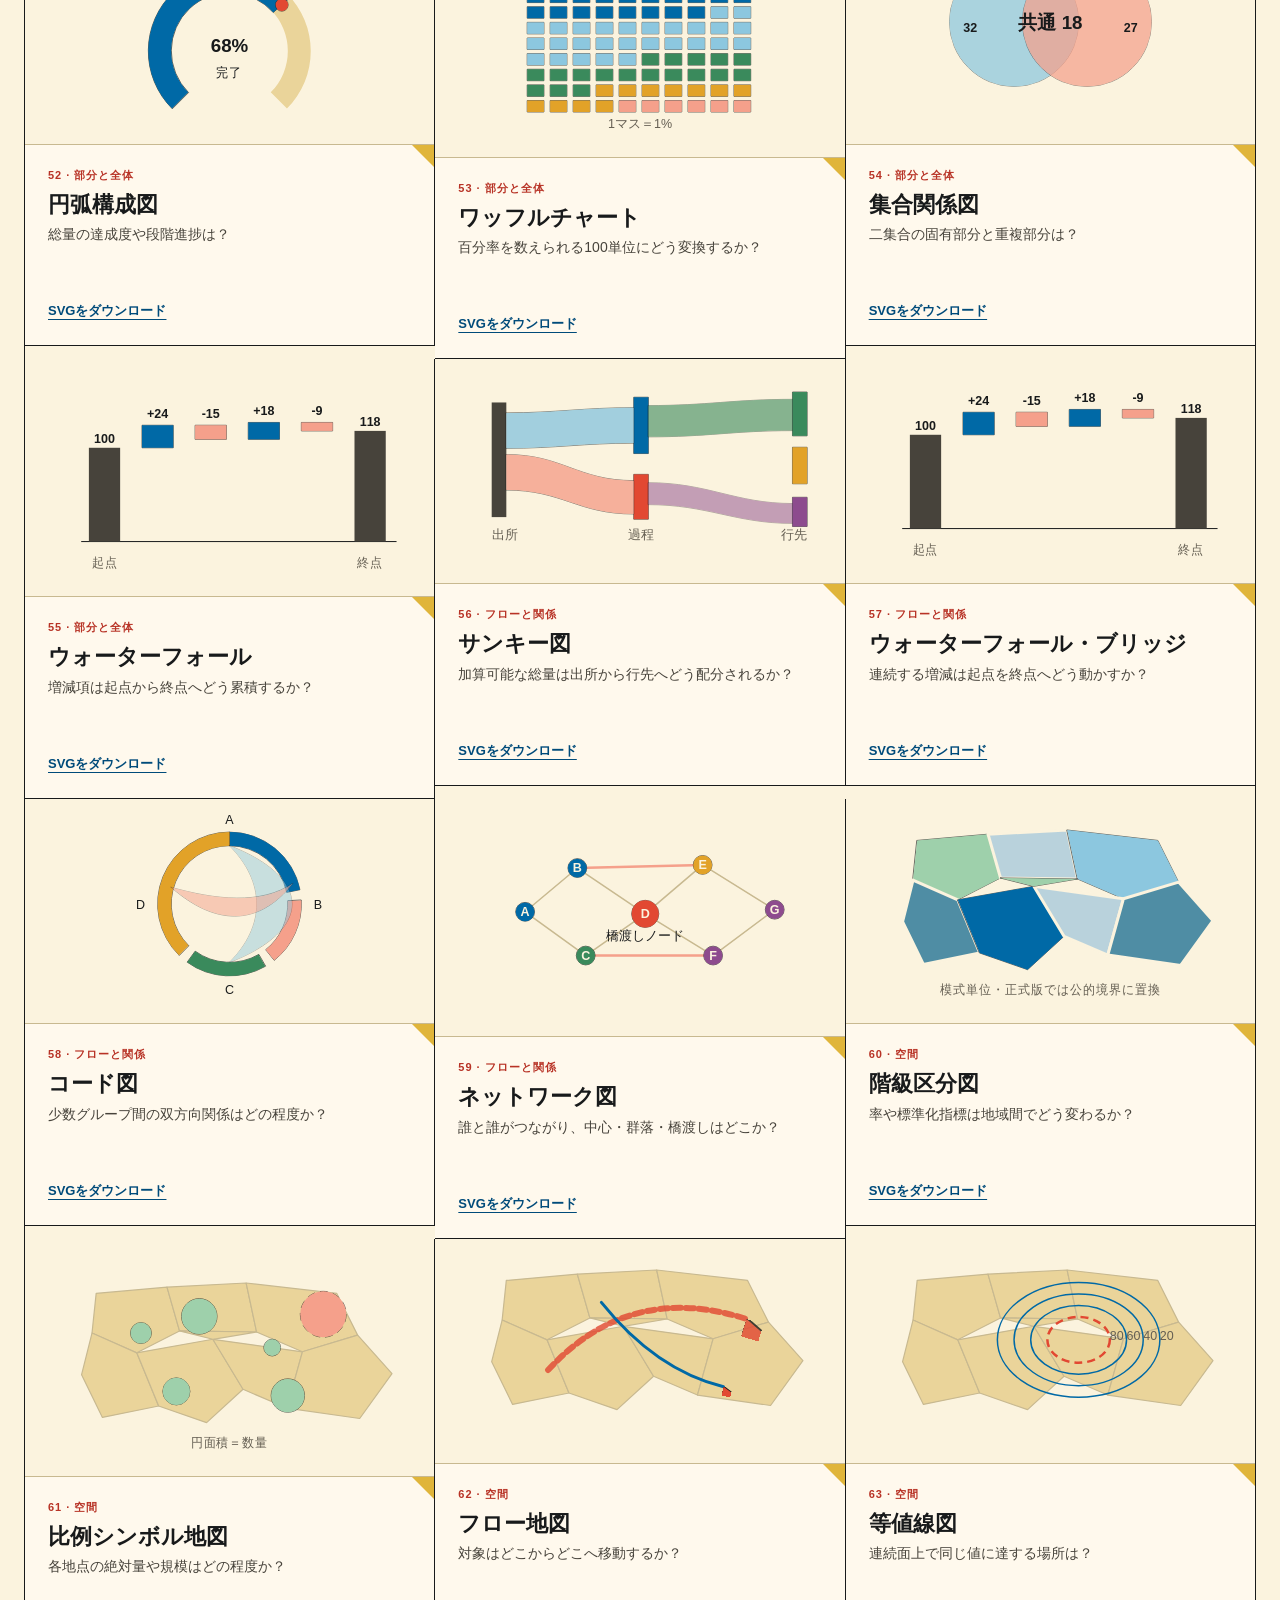
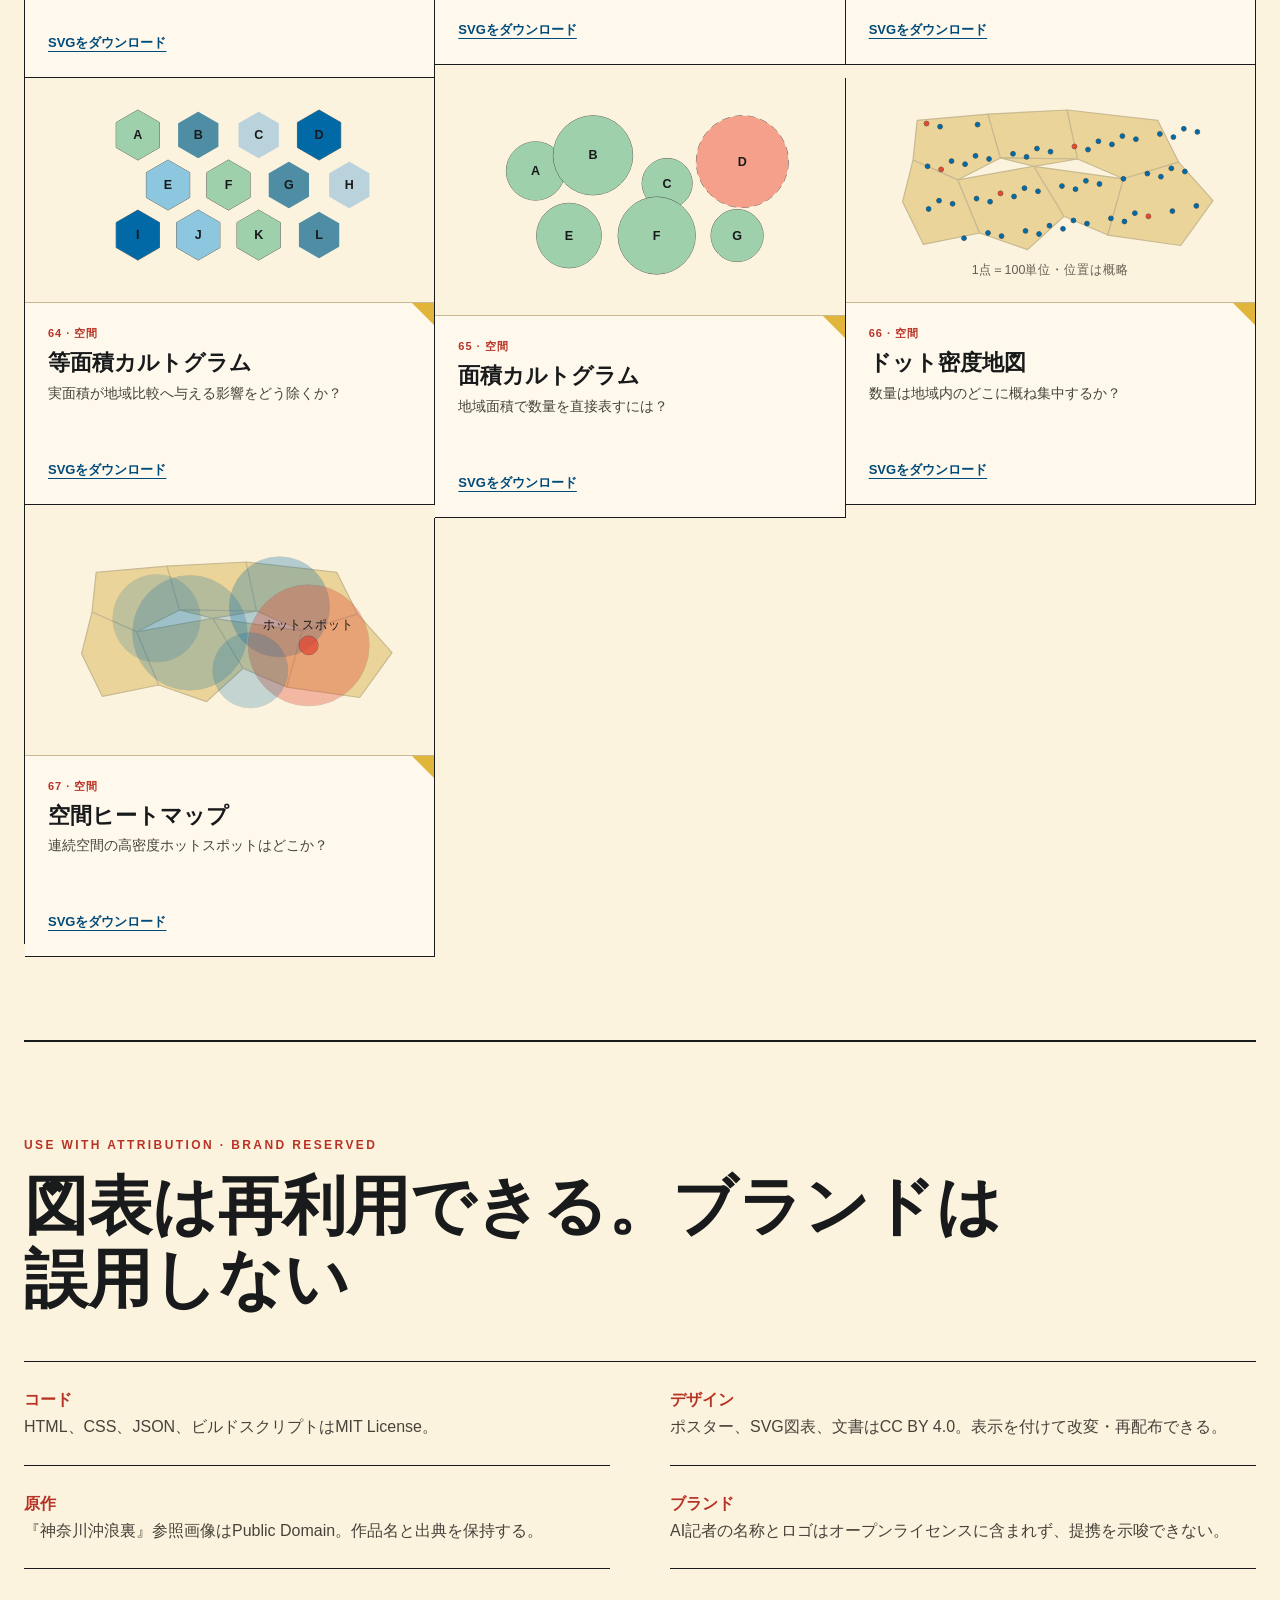
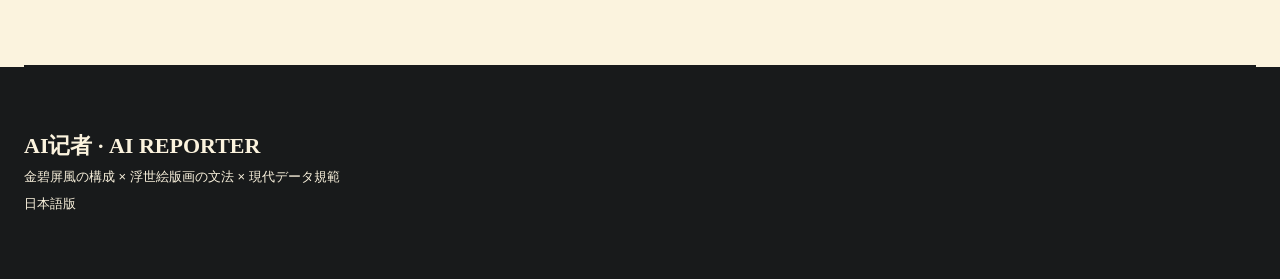
<file: index-ja.html>
<!doctype html>
<html lang="ja"><head><meta charset="utf-8"><meta name="viewport" content="width=device-width,initial-scale=1"><meta name="description" content="九つの情報関係、67種類の編集可能な図表、金碧屏風の構成と浮世絵の版画文法を結ぶ現代データ可視化システム。"><meta property="og:title" content="金碧浮世・チャート語彙"><meta property="og:description" content="九つの情報関係、67種類の編集可能な図表、金碧屏風の構成と浮世絵の版画文法を結ぶ現代データ可視化システム。"><meta property="og:image" content="assets/kinpeki-ukiyo-preview-ja.jpg"><title>金碧浮世・チャート語彙｜AI Reporter</title><link rel="stylesheet" href="styles.css"></head>
<body><header class="site-head"><a class="brand" href="#top" aria-label="AI Reporter"><img src="assets/ai-reporter-logo.png" alt="AI Reporter"></a><nav class="main-nav" aria-label="Sections"><a href="#art">原作参照</a><a href="#idea">デザイン言語</a><a href="#palette">配色</a><a href="#charts">67図表</a><a href="#license">利用条件</a></nav><nav class="lang-switch" aria-label="Language"><a href="index.html" lang="zh-CN">中文</a><a href="index-en.html" lang="en">English</a><a href="index-ja.html" lang="ja" aria-current="page">日本語</a></nav></header>
<main id="top"><section class="hero screen-grid"><div class="hero-copy"><p class="eyebrow">KINPEKI UKIYO CHART VOCABULARY · V1.0</p><h1><span>金碧浮世</span><br><em>チャート語彙</em></h1><p class="lede">狩野派の金碧屏風が空間の秩序を、浮世絵の多色木版が図形の文法を与える。九つの情報関係と67種類の図表で、様式をデータ判断に従わせる。</p><div class="actions"><a class="primary" href="assets/kinpeki-ukiyo-poster-ja.png" download>高解像度ポスター</a><a href="#charts">全図表を見る</a><a href="src/kinpeki-ukiyo-chart-vocabulary-ja.html">ポスター原稿を見る</a></div></div><div class="hero-mark" aria-hidden="true"><i>図</i><b></b><span>KEYLINE<br>FLAT COLOUR<br>DIRECT LABEL</span></div><dl class="stats"><div><dt>9</dt><dd>情報関係</dd></div><div><dt>67</dt><dd>編集可能SVG</dd></div><div><dt>5</dt><dd>カテゴリ色の上限</dd></div></dl></section>
<figure class="art-reference" id="art"><div class="art-frame"><img src="assets/hokusai-great-wave-reference.jpg" alt="『神奈川沖浪裏』から図表言語を見る"></div><figcaption><p class="section-kicker">ORIGINAL PRINT · PUBLIC DOMAIN</p><h2>『神奈川沖浪裏』から図表言語を見る</h2><p class="art-caption">葛飾北斎『神奈川沖浪裏』、1830～32年頃、多色木版画。メトロポリタン美術館蔵、JP2972。The Met Open AccessによるPublic Domain画像。 <a href="https://www.metmuseum.org/art/collection/search/56353">The Met</a></p><div class="art-insights"><article><h3>主版線</h3><p>墨の輪郭が、複雑な画面でも波、舟、富士を明確に保つ。</p></article><article><h3>藍の階層</h3><p>限られた藍の濃淡が、無数の色相に頼らず奥行きと力をつくる。</p></article><article><h3>斜めの動勢</h3><p>波頭、舟、山体が方向をつくり、視線の経路を明確にする。</p></article><article><h3>余白</h3><p>空と波の内側の余白が、富士を安定した視覚の錨にする。</p></article></div></figcaption></figure>
<section class="idea" id="idea"><div><p class="section-kicker">A CONTEMPORARY SYNTHESIS</p><h2>懐古的な装飾ではなく、実行できる視覚契約</h2></div><div class="idea-grid"><article><span>1</span><h3>屏風のリズムでページを組む</h3><p>金は継ぎ目、見出し、基準だけに使い、胡粉紙の描画域を静かに保つ。</p></article><article><span>2</span><h3>主版線でデータを律する</h3><p>塗りのあるマークにも墨の輪郭を残し、軸・基線・参照線を同じ線体系にそろえる。</p></article><article><span>3</span><h3>色には役割を与える</h3><p>新摺のベロ藍を主データ、鮮朱を焦点に限定し、多カテゴリでも五色を上限とする。</p></article><article><span>4</span><h3>装飾で尺度を変えない</h3><p>切り込み、印、屏風の継ぎ目は描画域の外に置き、長さ、面積、線幅、地図位置を正確に保つ。</p></article></div></section>
<section class="palette-section" id="palette"><p class="section-kicker">NEW-IMPRESSION HIGH-CHROMA PALETTE</p><h2>九つの役割。九色を自由に使うのではない</h2><div class="palette"><div style="--swatch:#fbf3de"><i></i><strong>胡粉紙</strong><code>#FBF3DE</code></div><div style="--swatch:#181a1b"><i></i><strong>墨</strong><code>#181A1B</code></div><div style="--swatch:#0069a6"><i></i><strong>ベロ藍</strong><code>#0069A6</code></div><div style="--swatch:#e24832"><i></i><strong>鮮朱</strong><code>#E24832</code></div><div style="--swatch:#3a8a5c"><i></i><strong>緑青</strong><code>#3A8A5C</code></div><div style="--swatch:#e2a228"><i></i><strong>明黄</strong><code>#E2A228</code></div><div style="--swatch:#8d4b8e"><i></i><strong>藤紫</strong><code>#8D4B8E</code></div><div style="--swatch:#e0b53a"><i></i><strong>明金</strong><code>#E0B53A</code></div><div style="--swatch:#c8b990"><i></i><strong>薄墨</strong><code>#C8B990</code></div></div><p class="palette-note">単系列はベロ藍一色を優先し、二項比較は非中性色を二色までにする。鮮色はデータ図形に使い、小さな文字には同系の濃色を使う。カテゴリ識別が重要な場合だけ五色まで使い、マーク内のグラデーションは禁止。</p></section>
<section class="charts-section" id="charts"><div class="section-title"><div><p class="section-kicker">9 FAMILIES · 67 EDITABLE SVGS</p><h2>関係を選び、その後に図形を選ぶ</h2></div><p>すべての例に墨の主版線を残す。複数系列の線は線種も変え、塗りの図形は輪郭または直接ラベルを持つため、グレースケールでも構造が読める。</p></div><div class="filters" id="filters"><button class="active" data-family="all">すべて 67</button></div><div class="chart-grid" id="chart-grid" aria-live="polite"></div></section>
<section class="license-section" id="license"><p class="section-kicker">USE WITH ATTRIBUTION · BRAND RESERVED</p><h2>図表は再利用できる。ブランドは誤用しない</h2><div class="license-grid"><p><strong>コード</strong>HTML、CSS、JSON、ビルドスクリプトはMIT License。</p><p><strong>デザイン</strong>ポスター、SVG図表、文書はCC BY 4.0。表示を付けて改変・再配布できる。</p><p><strong>原作</strong>『神奈川沖浪裏』参照画像はPublic Domain。作品名と出典を保持する。</p><p><strong>ブランド</strong>AI記者の名称とロゴはオープンライセンスに含まれず、提携を示唆できない。</p></div></section></main>
<footer><p>AI记者 · AI REPORTER</p><p>金碧屏風の構成 × 浮世絵版画の文法 × 現代データ規範</p><p>日本語版</p></footer>
<script>const manifestPath='charts/manifest-ja.json',downloadLabel="SVGをダウンロード";</script><script src="scripts/site.js"></script></body></html>
</file>
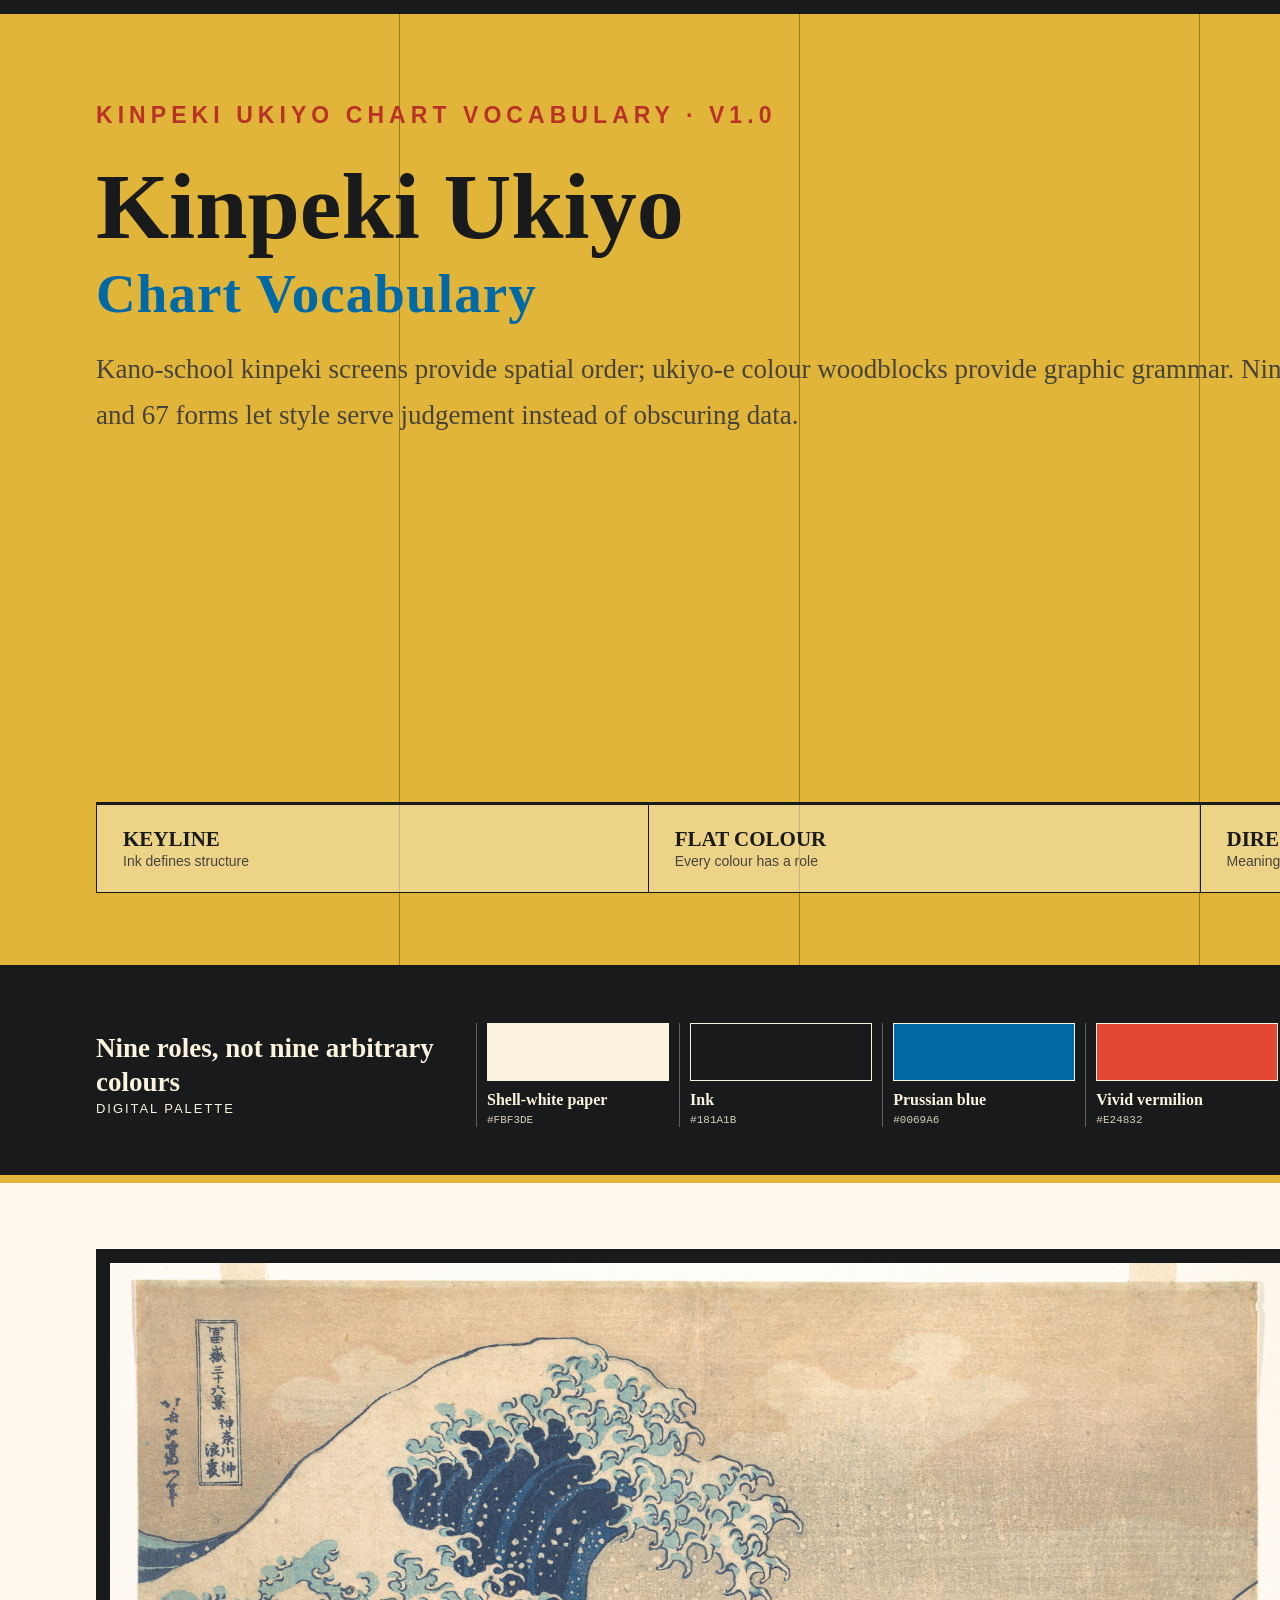
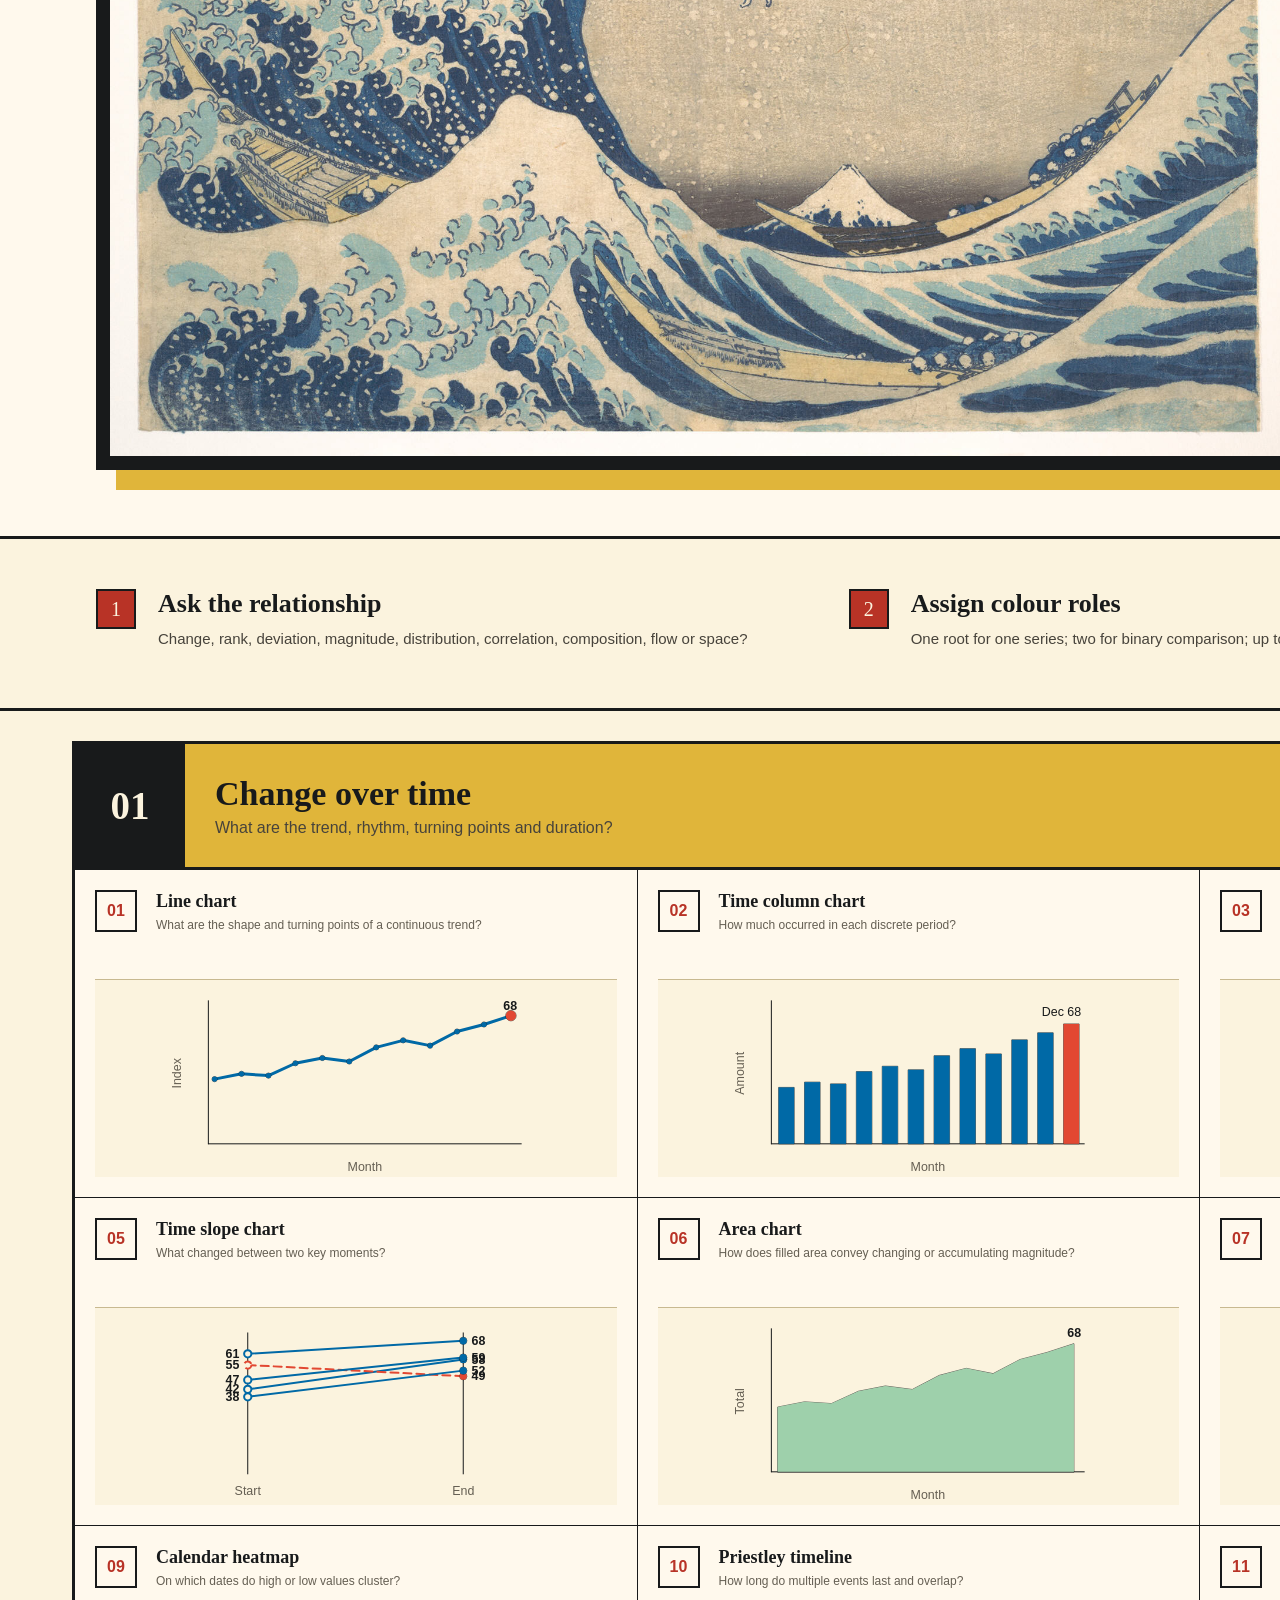
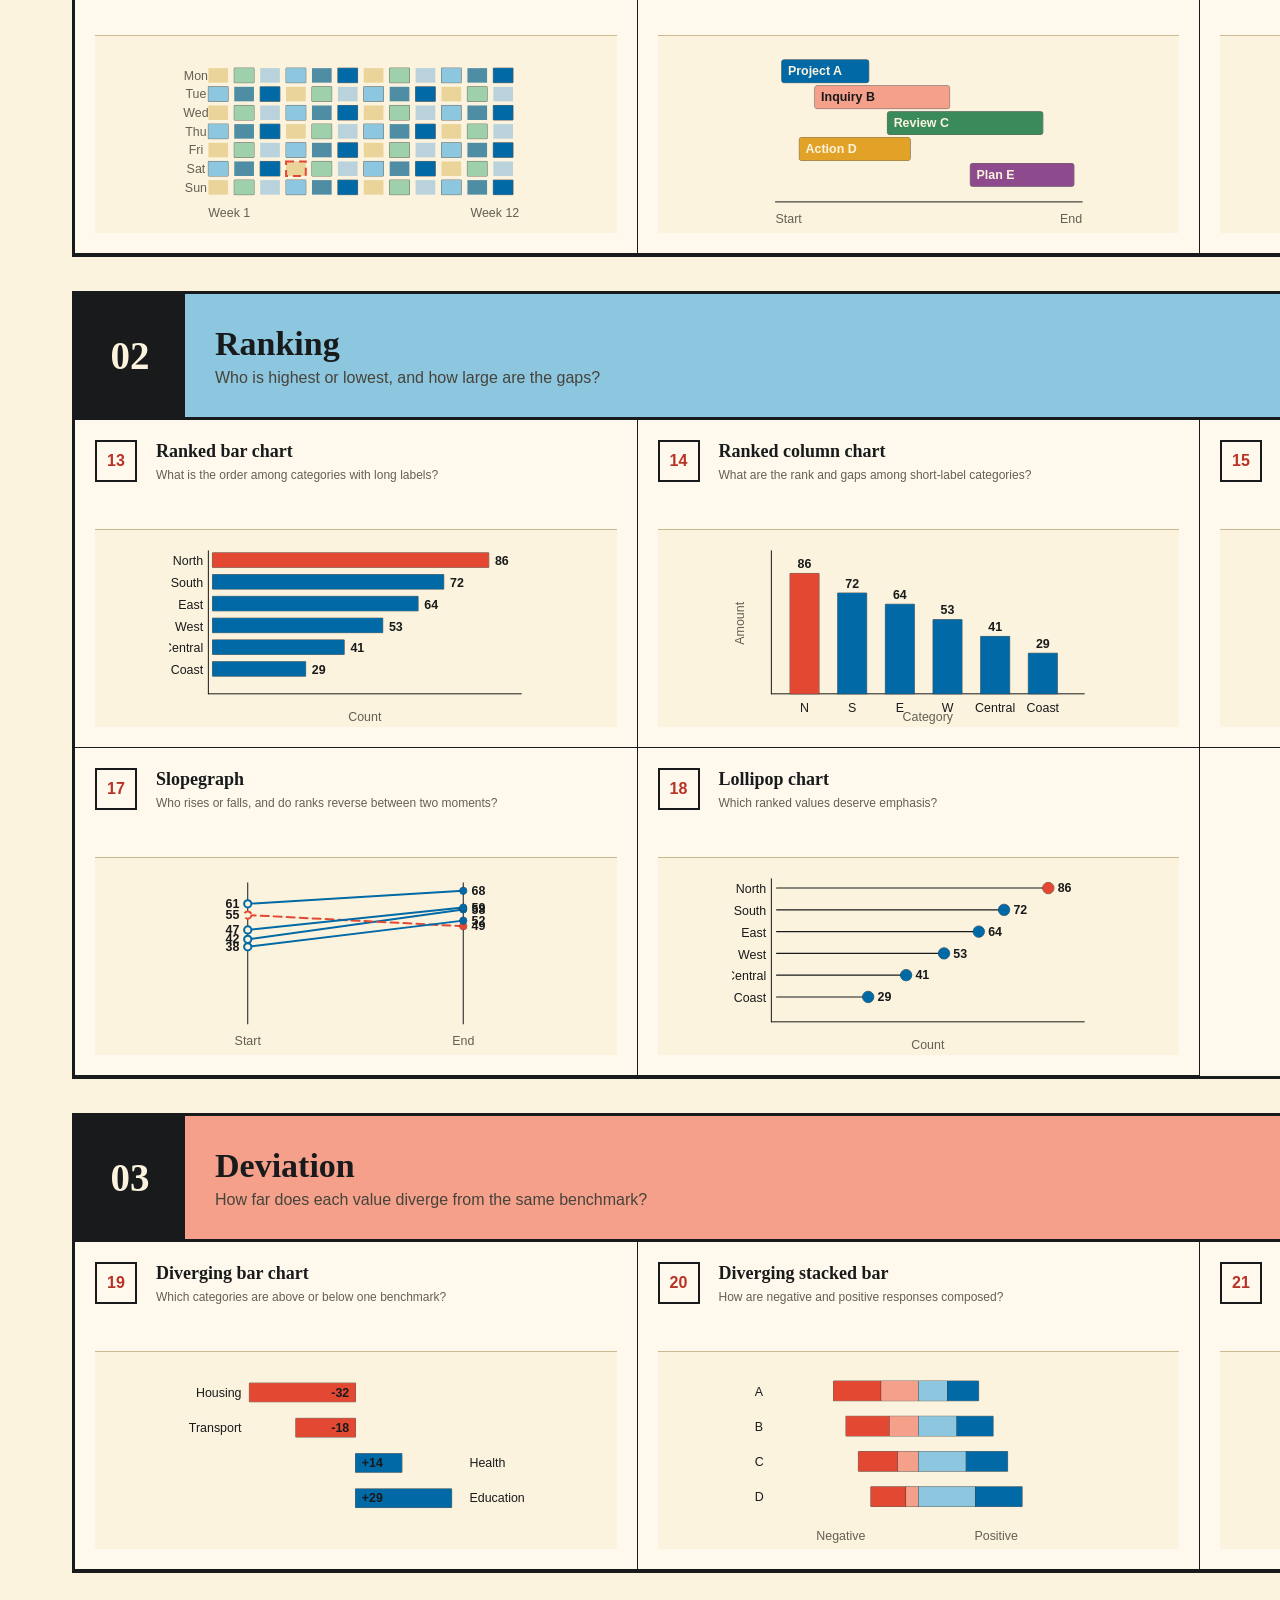
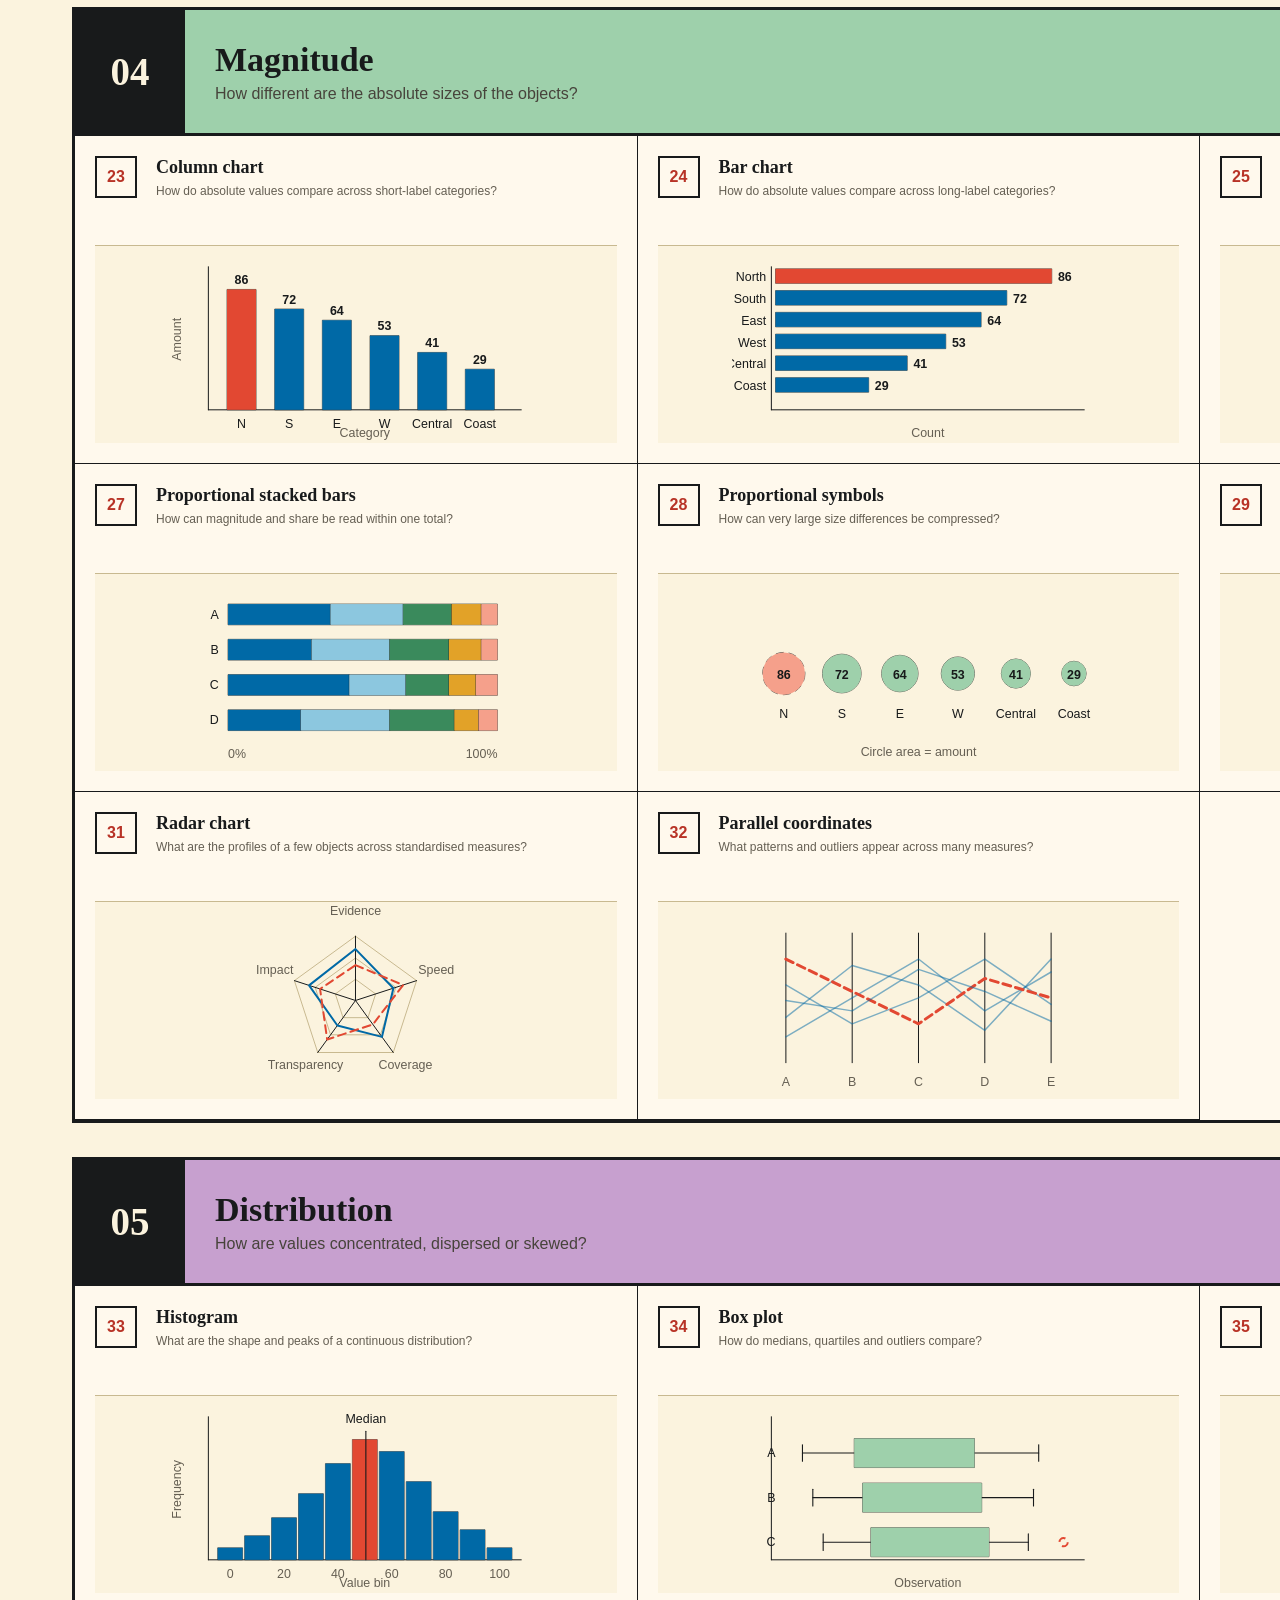
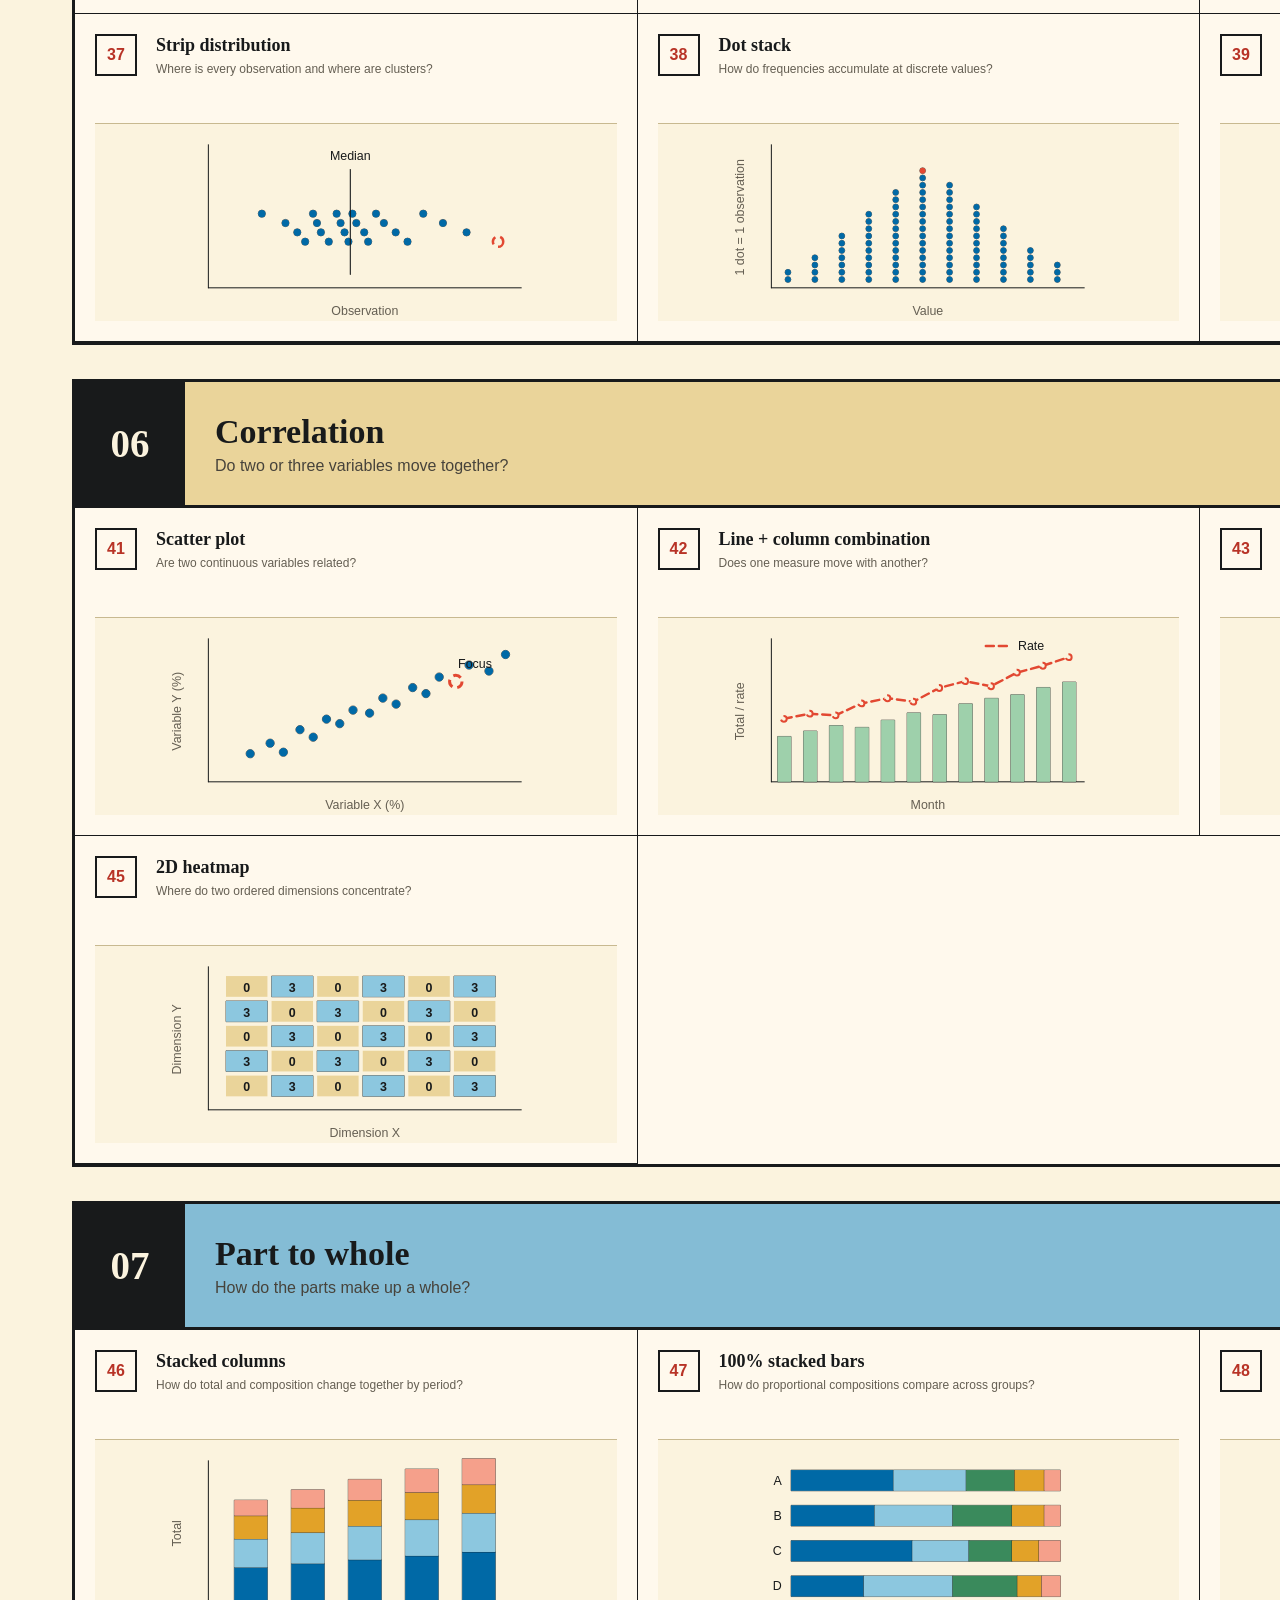
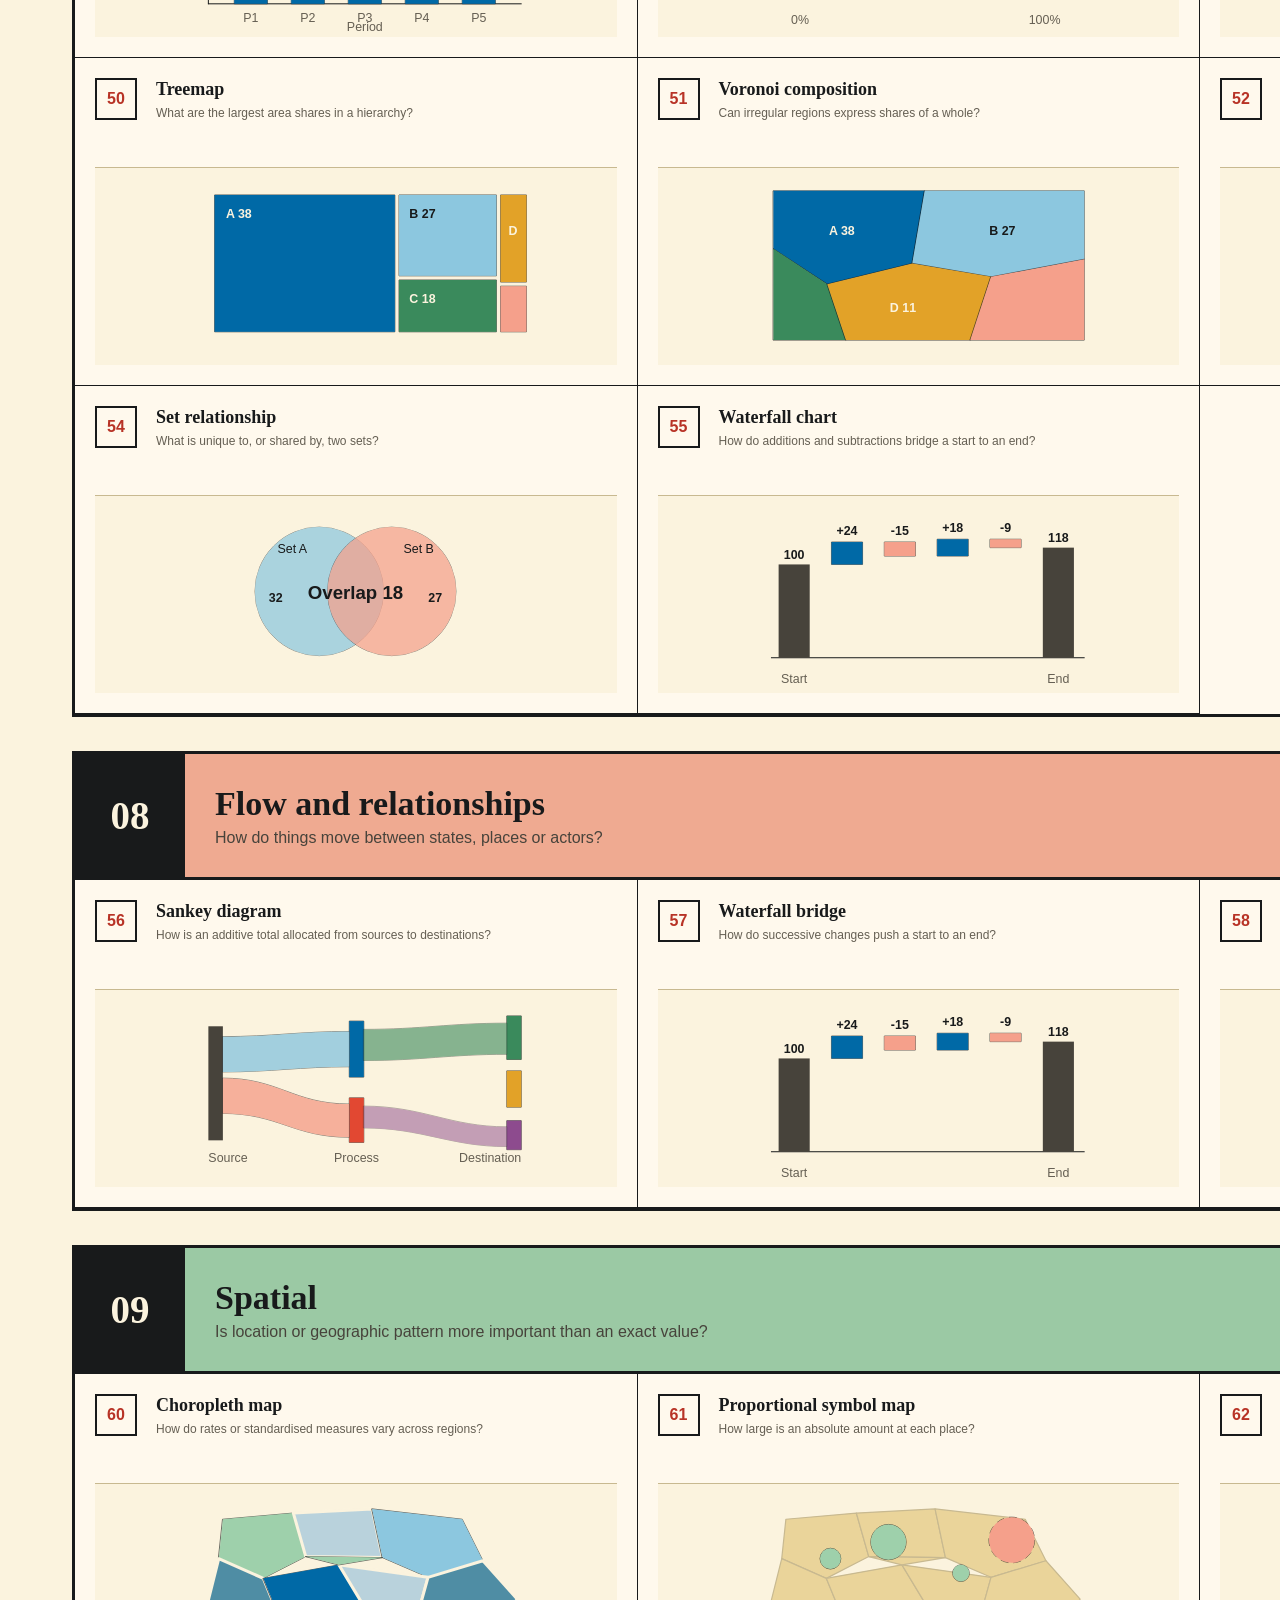
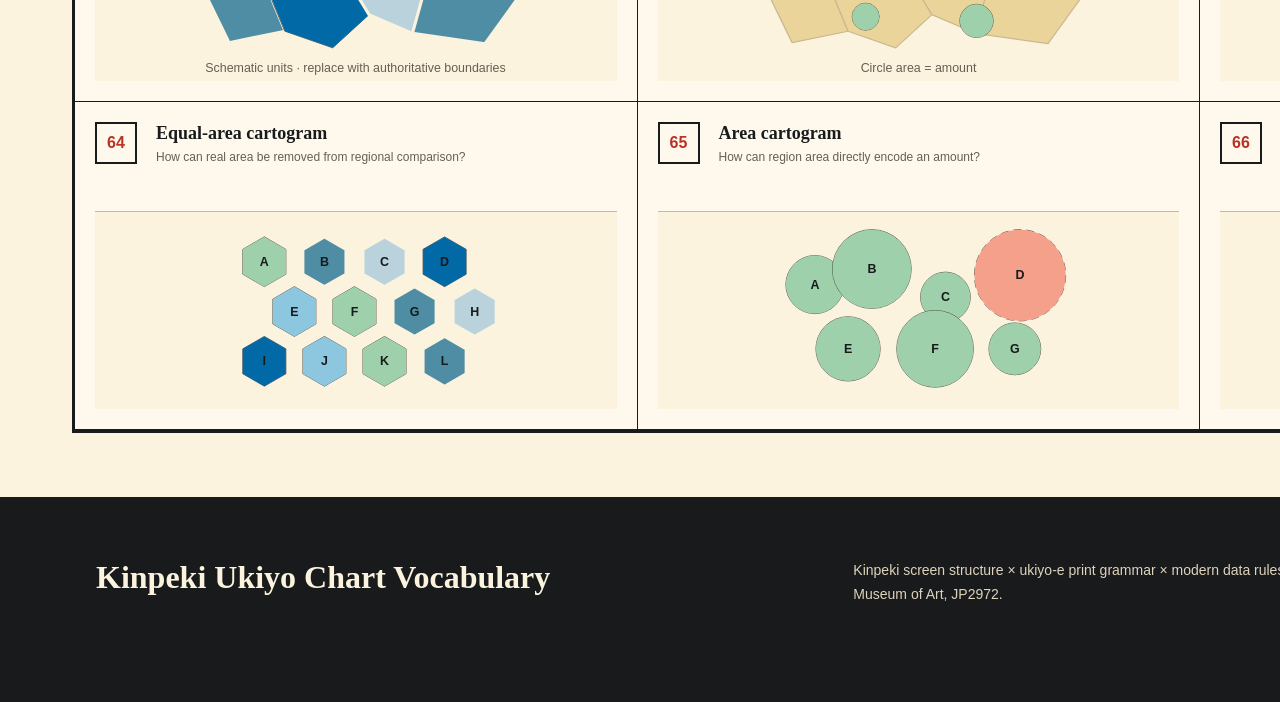
<file: src/kinpeki-ukiyo-chart-vocabulary-en.html>
<!doctype html><html lang="en"><head><meta charset="utf-8"><meta name="viewport" content="width=2400,initial-scale=1"><title>Kinpeki Ukiyo Chart Vocabulary</title><link rel="stylesheet" href="poster.css"></head><body><main class="poster">
<header class="masthead"><div><div class="eyebrow">KINPEKI UKIYO CHART VOCABULARY · V1.0</div><h1>Kinpeki Ukiyo<em>Chart Vocabulary</em></h1><p class="dek">Kano-school kinpeki screens provide spatial order; ukiyo-e colour woodblocks provide graphic grammar. Nine information relationships and 67 forms let style serve judgement instead of obscuring data.</p></div><div class="seal-column"><img class="brand-logo" src="../assets/ai-reporter-logo.png" alt="AI Reporter"><span class="seal">図</span><b></b><p>KEYLINE<br>FLAT COLOUR<br>HONEST SCALE</p></div><div class="contract"><div><strong>KEYLINE</strong><span>Ink defines structure</span></div><div><strong>FLAT COLOUR</strong><span>Every colour has a role</span></div><div><strong>DIRECT LABEL</strong><span>Meaning stays close to marks</span></div><div><strong>HONEST SCALE</strong><span>Style never bends data</span></div></div></header>
<section class="palette-band"><div class="palette-title"><b>Nine roles, not nine arbitrary colours</b><span>DIGITAL PALETTE</span></div><div class="swatch" style="--c:#fbf3de"><i></i><strong>Shell-white paper</strong><code>#FBF3DE</code></div><div class="swatch" style="--c:#181a1b"><i></i><strong>Ink</strong><code>#181A1B</code></div><div class="swatch" style="--c:#0069a6"><i></i><strong>Prussian blue</strong><code>#0069A6</code></div><div class="swatch" style="--c:#e24832"><i></i><strong>Vivid vermilion</strong><code>#E24832</code></div><div class="swatch" style="--c:#3a8a5c"><i></i><strong>Rokusho</strong><code>#3A8A5C</code></div><div class="swatch" style="--c:#e2a228"><i></i><strong>Bright yellow</strong><code>#E2A228</code></div><div class="swatch" style="--c:#8d4b8e"><i></i><strong>Fuji purple</strong><code>#8D4B8E</code></div><div class="swatch" style="--c:#e0b53a"><i></i><strong>Bright gold</strong><code>#E0B53A</code></div><div class="swatch" style="--c:#c8b990"><i></i><strong>Pale ink</strong><code>#C8B990</code></div></section>
<section class="poster-art"><div class="poster-art-image"><img src="../assets/hokusai-great-wave-reference.jpg" alt="See the chart language in The Great Wave"></div><div class="poster-art-copy"><p class="section-kicker">ORIGINAL PRINT · PUBLIC DOMAIN</p><h2>See the chart language in The Great Wave</h2><p class="caption">Katsushika Hokusai, Under the Wave off Kanagawa (The Great Wave), ca. 1830–32, colour woodblock print. The Metropolitan Museum of Art, JP2972. Public Domain image via The Met Open Access.</p><div><p><strong>Keyline</strong>Ink contours keep wave, boats and Fuji legible inside a complex scene.</p><p><strong>Blue hierarchy</strong>A limited set of blue tones creates depth and force without unlimited hues.</p><p><strong>Oblique movement</strong>Wave crest, boats and mountain establish a clear directional reading path.</p><p><strong>Negative space</strong>Sky and the hollow of the wave make Fuji a stable visual anchor.</p></div></div></section>
<section class="reading-key"><article><i>1</i><h2>Ask the relationship</h2><p>Change, rank, deviation, magnitude, distribution, correlation, composition, flow or space?</p></article><article><i>2</i><h2>Assign colour roles</h2><p>One root for one series; two for binary comparison; up to five only for real category identity.</p></article><article><i>3</i><h2>Check before release</h2><p>Verify baseline, unit, source, grayscale distinction, mobile type and the decoration boundary.</p></article></section><div class="families" id="families"></div><footer class="footer"><div><h2>Kinpeki Ukiyo Chart Vocabulary</h2></div><p>Kinpeki screen structure × ukiyo-e print grammar × modern data rules. The Great Wave image: Public Domain, The Metropolitan Museum of Art, JP2972.</p><div class="end"><strong>9 × 67</strong><span>English edition · AI Reporter brand reserved</span></div></footer></main>
<script>const posterManifest='../charts/manifest-en.json';</script><script src="poster.js"></script></body></html>
</file>
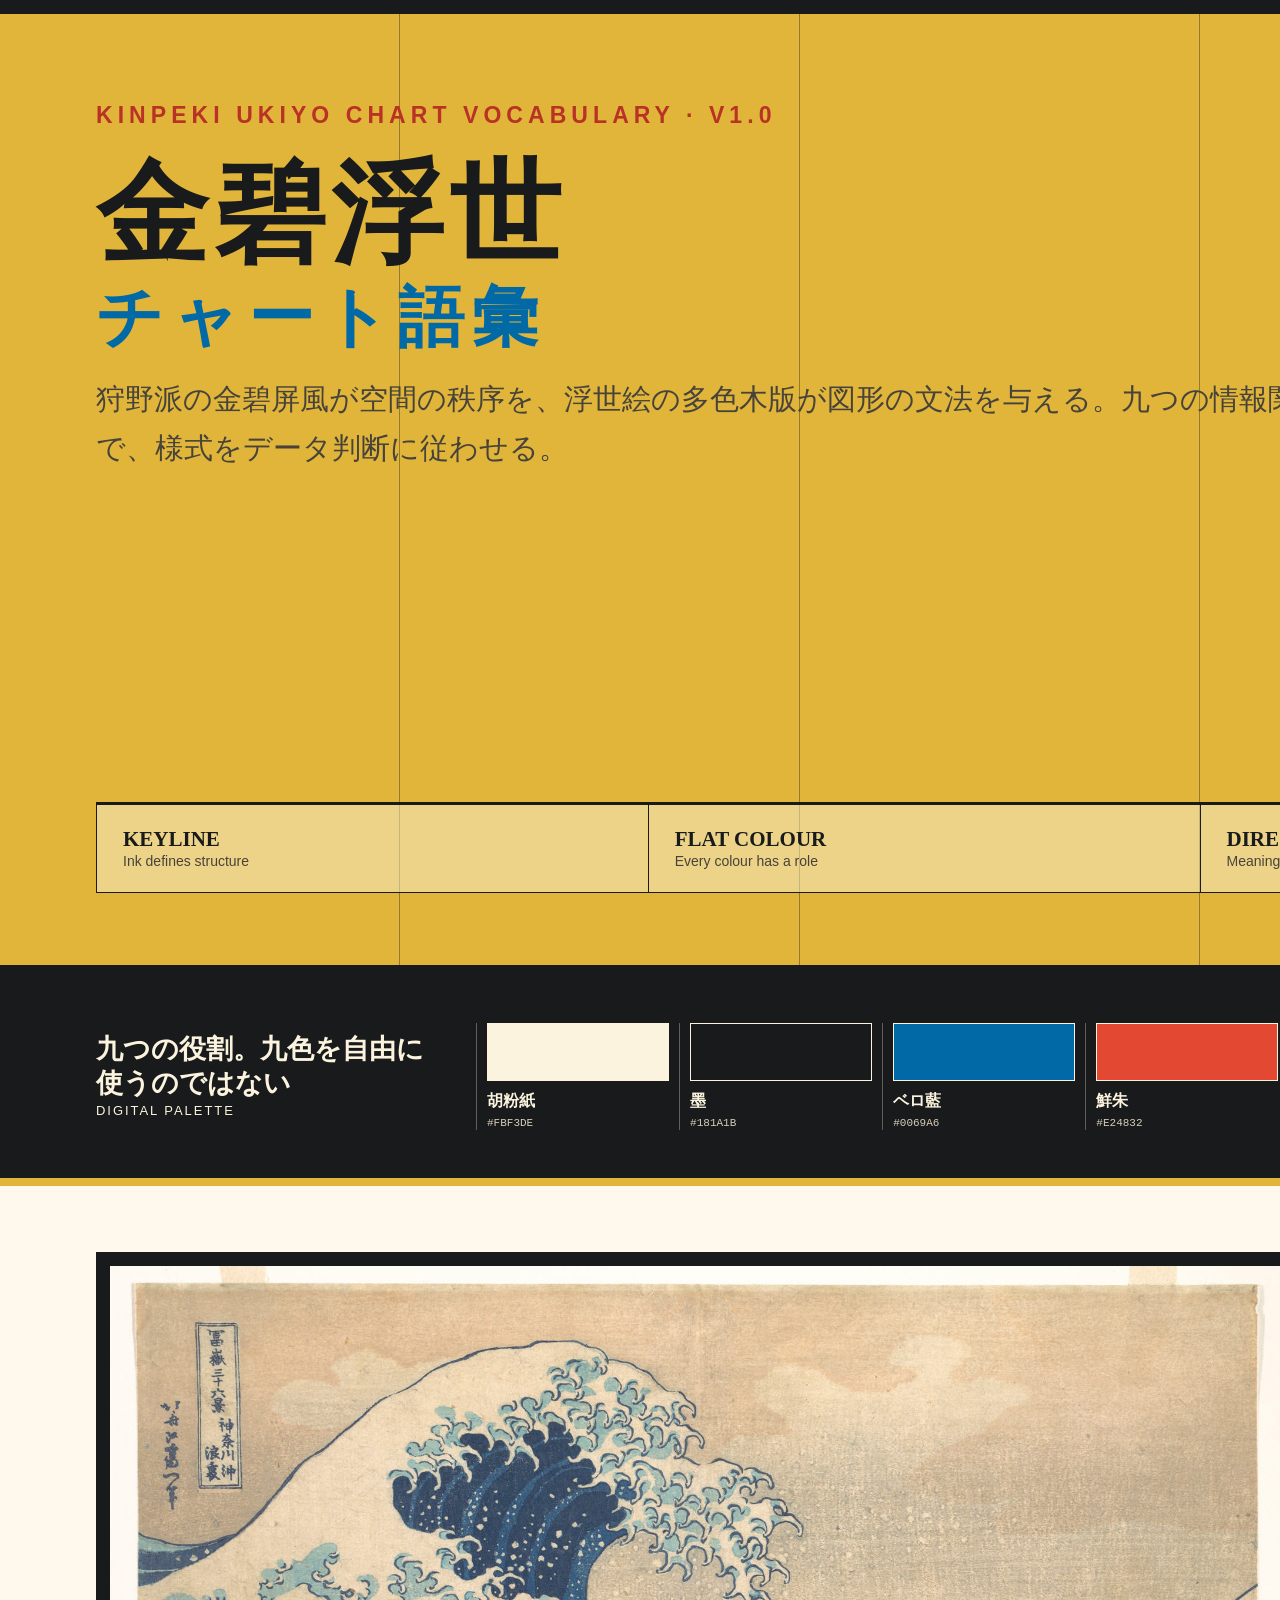
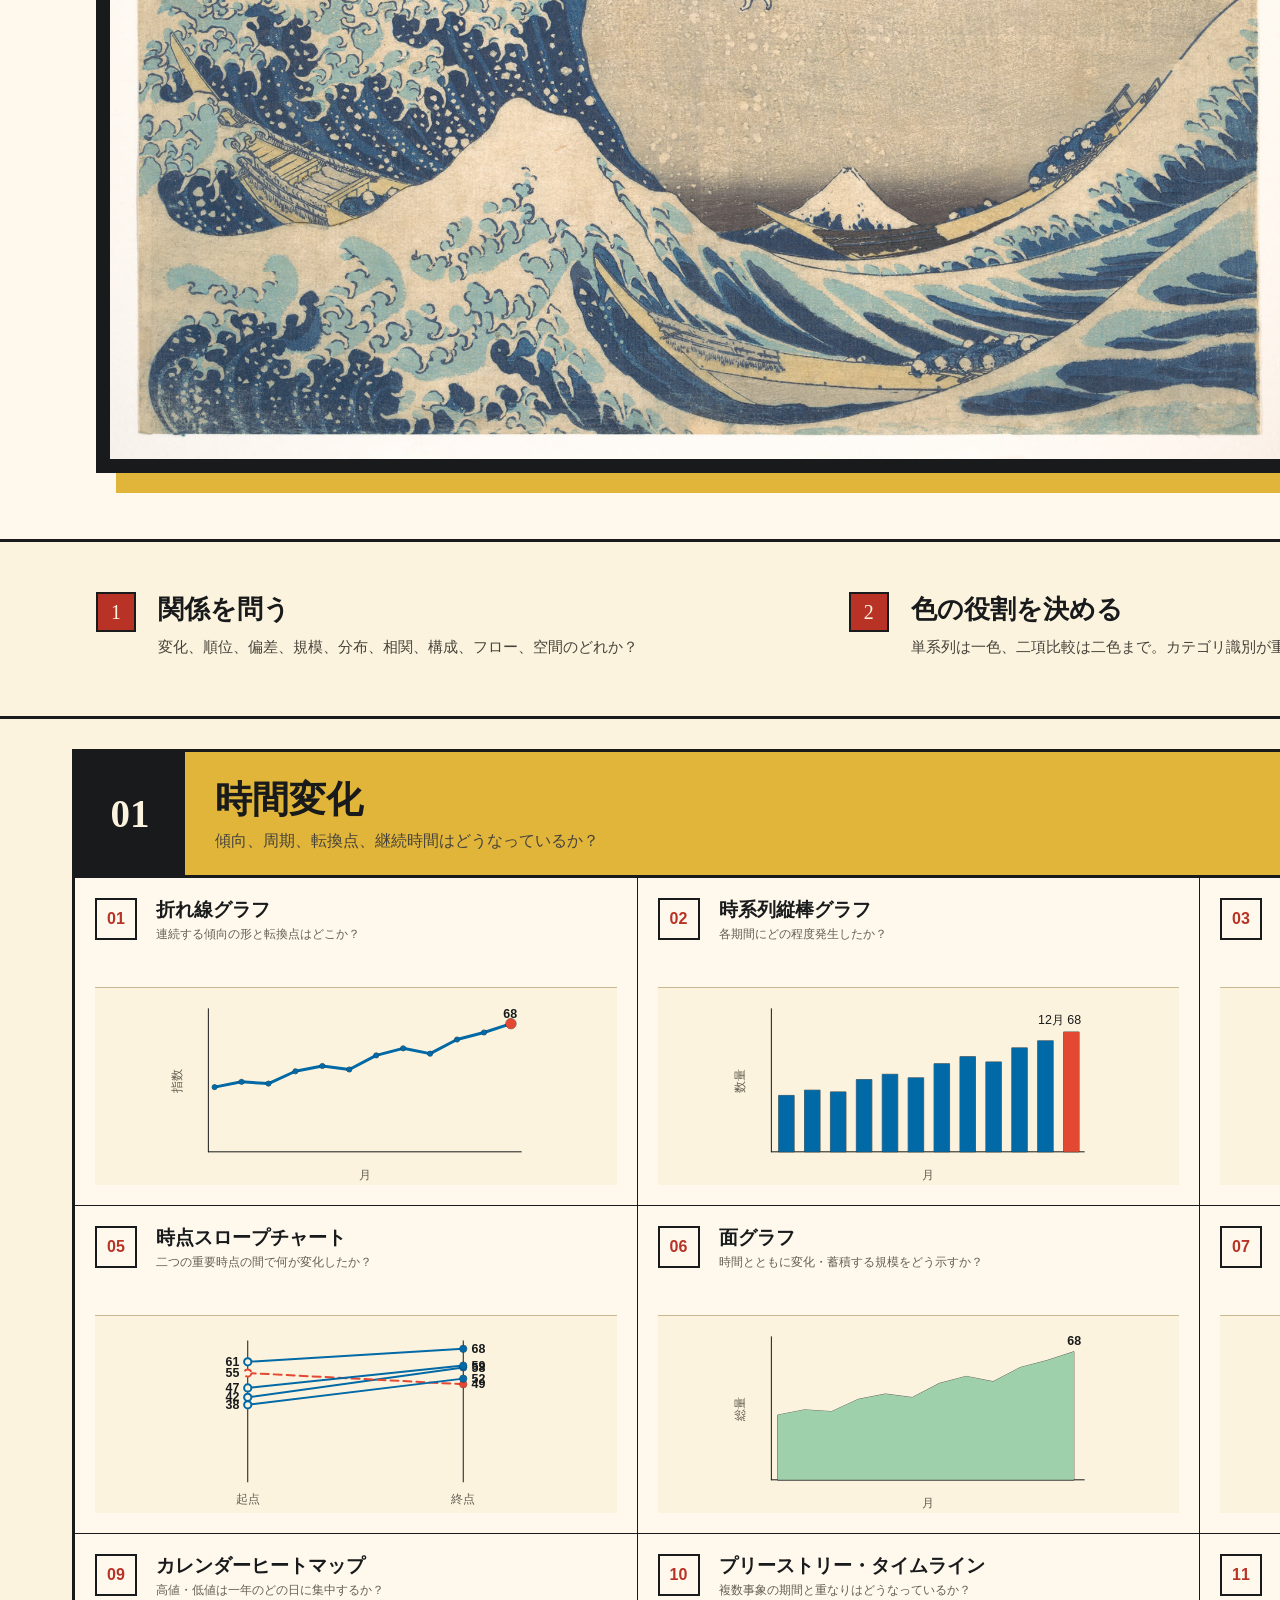
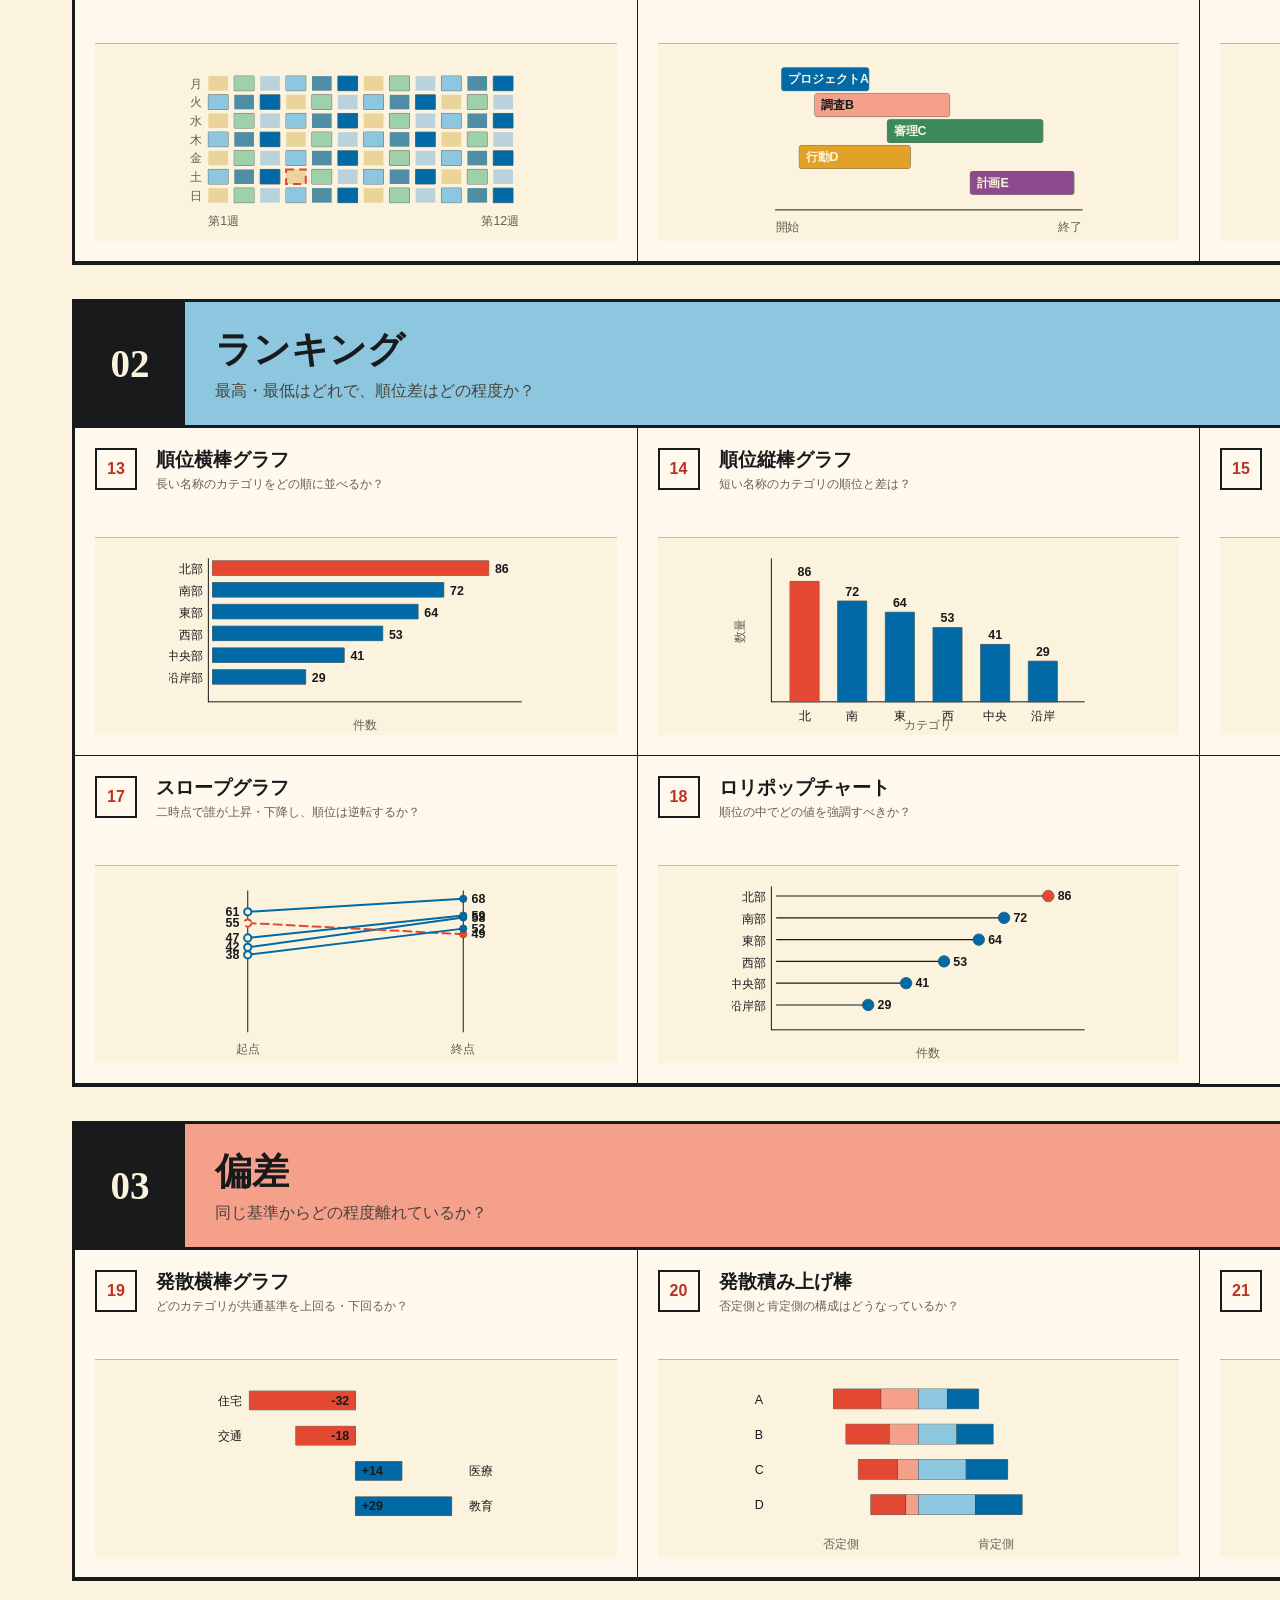
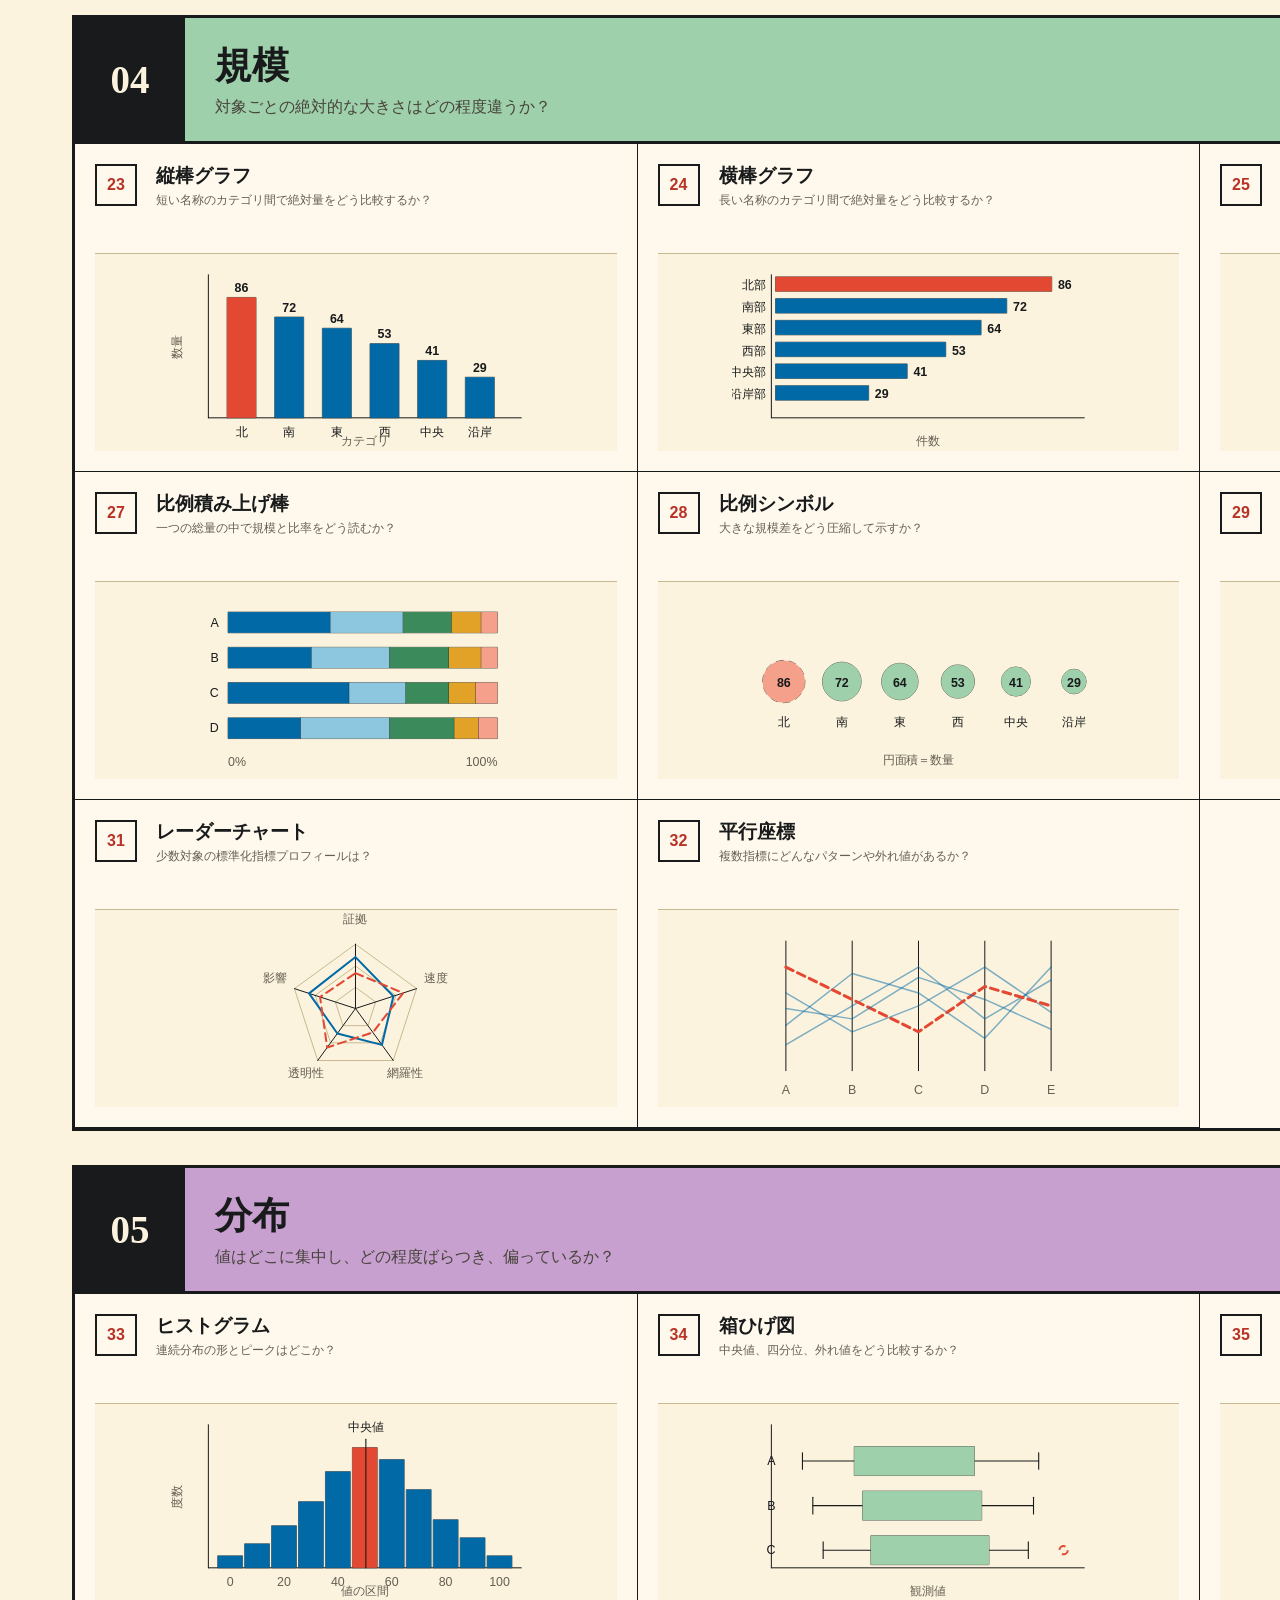
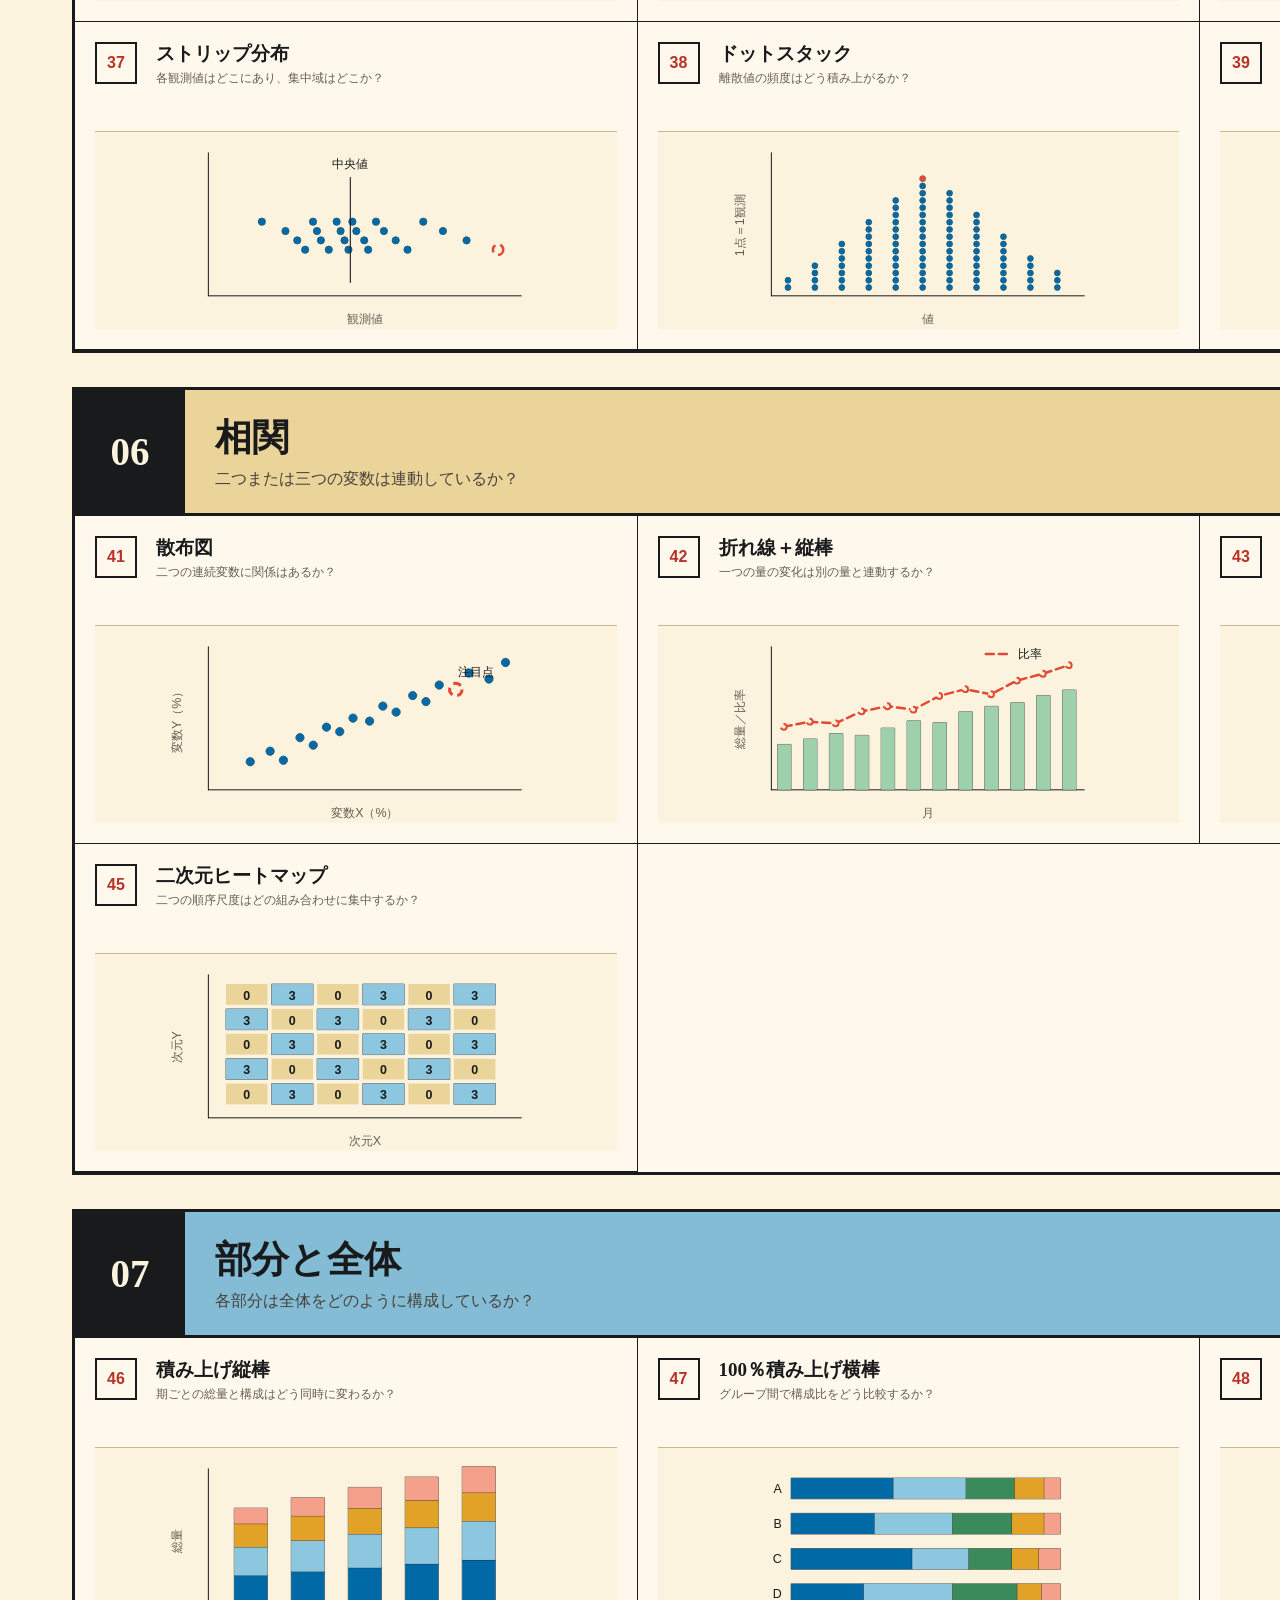
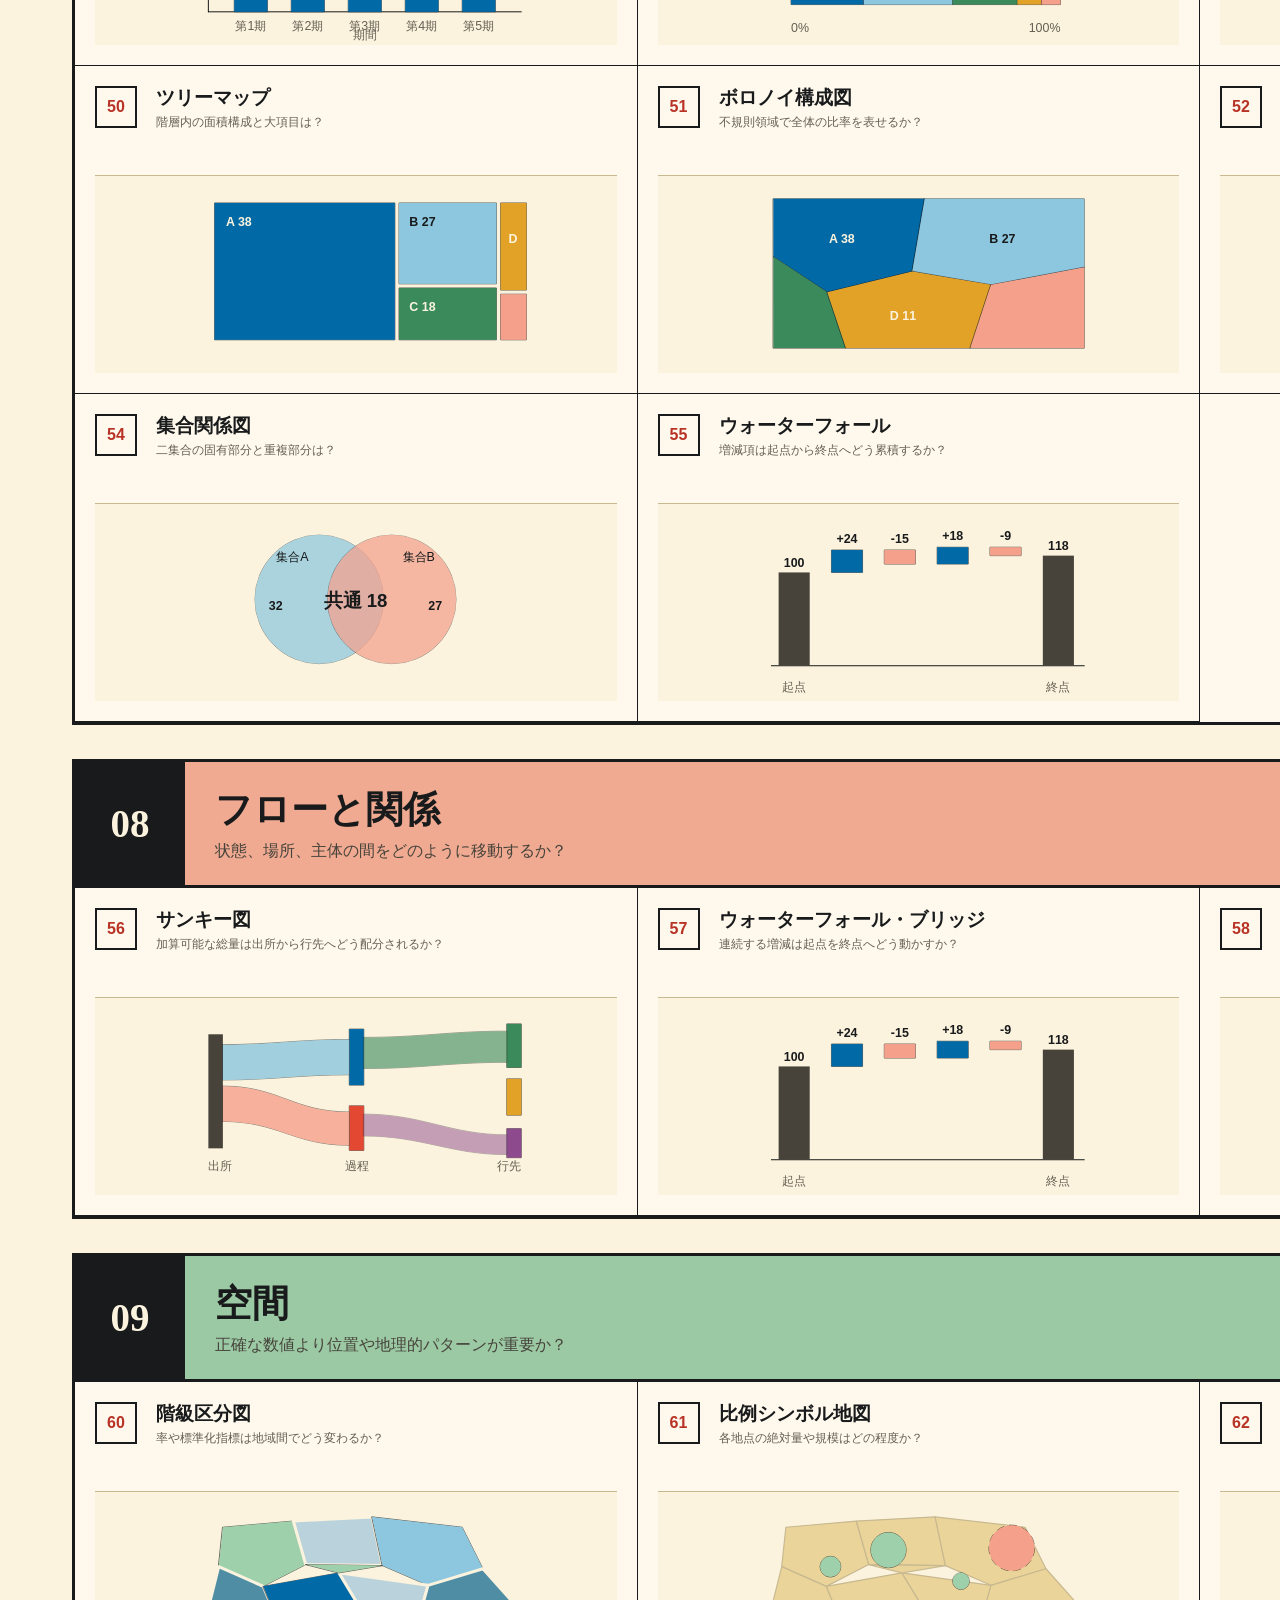
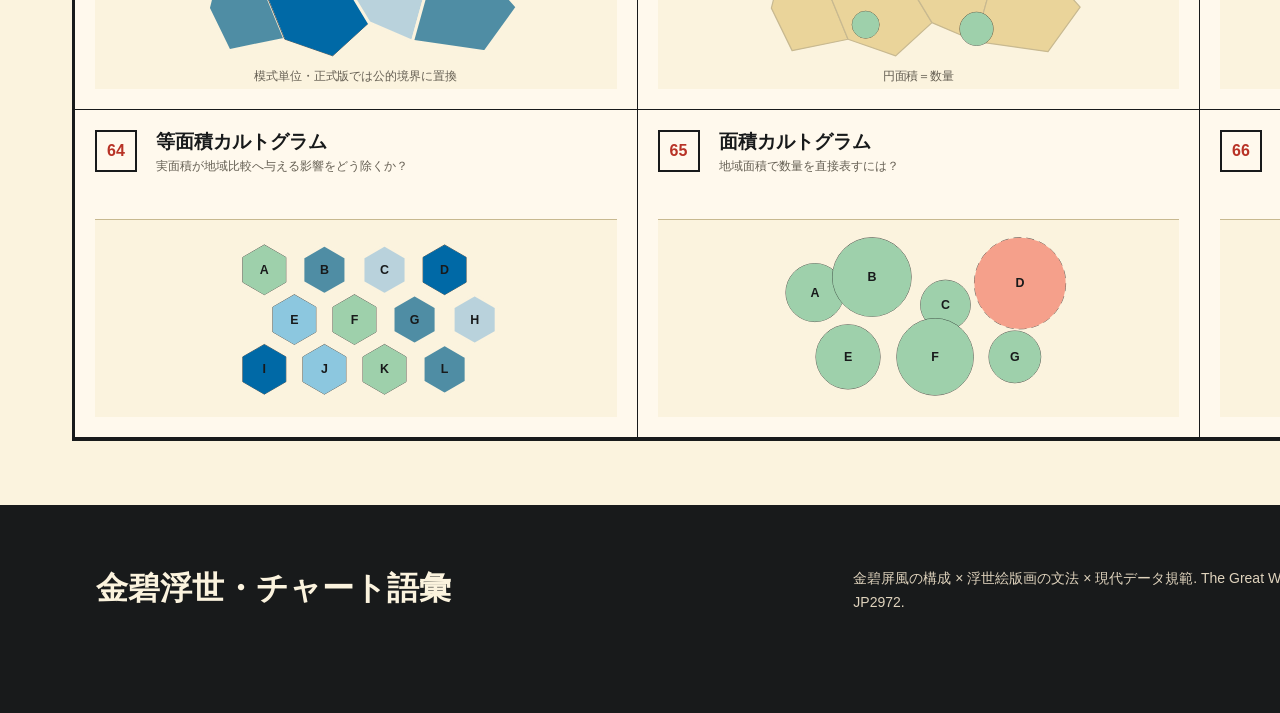
<file: src/kinpeki-ukiyo-chart-vocabulary-ja.html>
<!doctype html><html lang="ja"><head><meta charset="utf-8"><meta name="viewport" content="width=2400,initial-scale=1"><title>金碧浮世・チャート語彙</title><link rel="stylesheet" href="poster.css"></head><body><main class="poster">
<header class="masthead"><div><div class="eyebrow">KINPEKI UKIYO CHART VOCABULARY · V1.0</div><h1>金碧浮世<em>チャート語彙</em></h1><p class="dek">狩野派の金碧屏風が空間の秩序を、浮世絵の多色木版が図形の文法を与える。九つの情報関係と67種類の図表で、様式をデータ判断に従わせる。</p></div><div class="seal-column"><img class="brand-logo" src="../assets/ai-reporter-logo.png" alt="AI Reporter"><span class="seal">図</span><b></b><p>KEYLINE<br>FLAT COLOUR<br>HONEST SCALE</p></div><div class="contract"><div><strong>KEYLINE</strong><span>Ink defines structure</span></div><div><strong>FLAT COLOUR</strong><span>Every colour has a role</span></div><div><strong>DIRECT LABEL</strong><span>Meaning stays close to marks</span></div><div><strong>HONEST SCALE</strong><span>Style never bends data</span></div></div></header>
<section class="palette-band"><div class="palette-title"><b>九つの役割。九色を自由に使うのではない</b><span>DIGITAL PALETTE</span></div><div class="swatch" style="--c:#fbf3de"><i></i><strong>胡粉紙</strong><code>#FBF3DE</code></div><div class="swatch" style="--c:#181a1b"><i></i><strong>墨</strong><code>#181A1B</code></div><div class="swatch" style="--c:#0069a6"><i></i><strong>ベロ藍</strong><code>#0069A6</code></div><div class="swatch" style="--c:#e24832"><i></i><strong>鮮朱</strong><code>#E24832</code></div><div class="swatch" style="--c:#3a8a5c"><i></i><strong>緑青</strong><code>#3A8A5C</code></div><div class="swatch" style="--c:#e2a228"><i></i><strong>明黄</strong><code>#E2A228</code></div><div class="swatch" style="--c:#8d4b8e"><i></i><strong>藤紫</strong><code>#8D4B8E</code></div><div class="swatch" style="--c:#e0b53a"><i></i><strong>明金</strong><code>#E0B53A</code></div><div class="swatch" style="--c:#c8b990"><i></i><strong>薄墨</strong><code>#C8B990</code></div></section>
<section class="poster-art"><div class="poster-art-image"><img src="../assets/hokusai-great-wave-reference.jpg" alt="『神奈川沖浪裏』から図表言語を見る"></div><div class="poster-art-copy"><p class="section-kicker">ORIGINAL PRINT · PUBLIC DOMAIN</p><h2>『神奈川沖浪裏』から図表言語を見る</h2><p class="caption">葛飾北斎『神奈川沖浪裏』、1830～32年頃、多色木版画。メトロポリタン美術館蔵、JP2972。The Met Open AccessによるPublic Domain画像。</p><div><p><strong>主版線</strong>墨の輪郭が、複雑な画面でも波、舟、富士を明確に保つ。</p><p><strong>藍の階層</strong>限られた藍の濃淡が、無数の色相に頼らず奥行きと力をつくる。</p><p><strong>斜めの動勢</strong>波頭、舟、山体が方向をつくり、視線の経路を明確にする。</p><p><strong>余白</strong>空と波の内側の余白が、富士を安定した視覚の錨にする。</p></div></div></section>
<section class="reading-key"><article><i>1</i><h2>関係を問う</h2><p>変化、順位、偏差、規模、分布、相関、構成、フロー、空間のどれか？</p></article><article><i>2</i><h2>色の役割を決める</h2><p>単系列は一色、二項比較は二色まで。カテゴリ識別が重要な場合だけ五色まで。</p></article><article><i>3</i><h2>公開前に確認</h2><p>基線、単位、出典、グレースケール、モバイル文字、装飾境界を確認する。</p></article></section><div class="families" id="families"></div><footer class="footer"><div><h2>金碧浮世・チャート語彙</h2></div><p>金碧屏風の構成 × 浮世絵版画の文法 × 現代データ規範. The Great Wave image: Public Domain, The Metropolitan Museum of Art, JP2972.</p><div class="end"><strong>9 × 67</strong><span>日本語版 · AI Reporter brand reserved</span></div></footer></main>
<script>const posterManifest='../charts/manifest-ja.json';</script><script src="poster.js"></script></body></html>
</file>
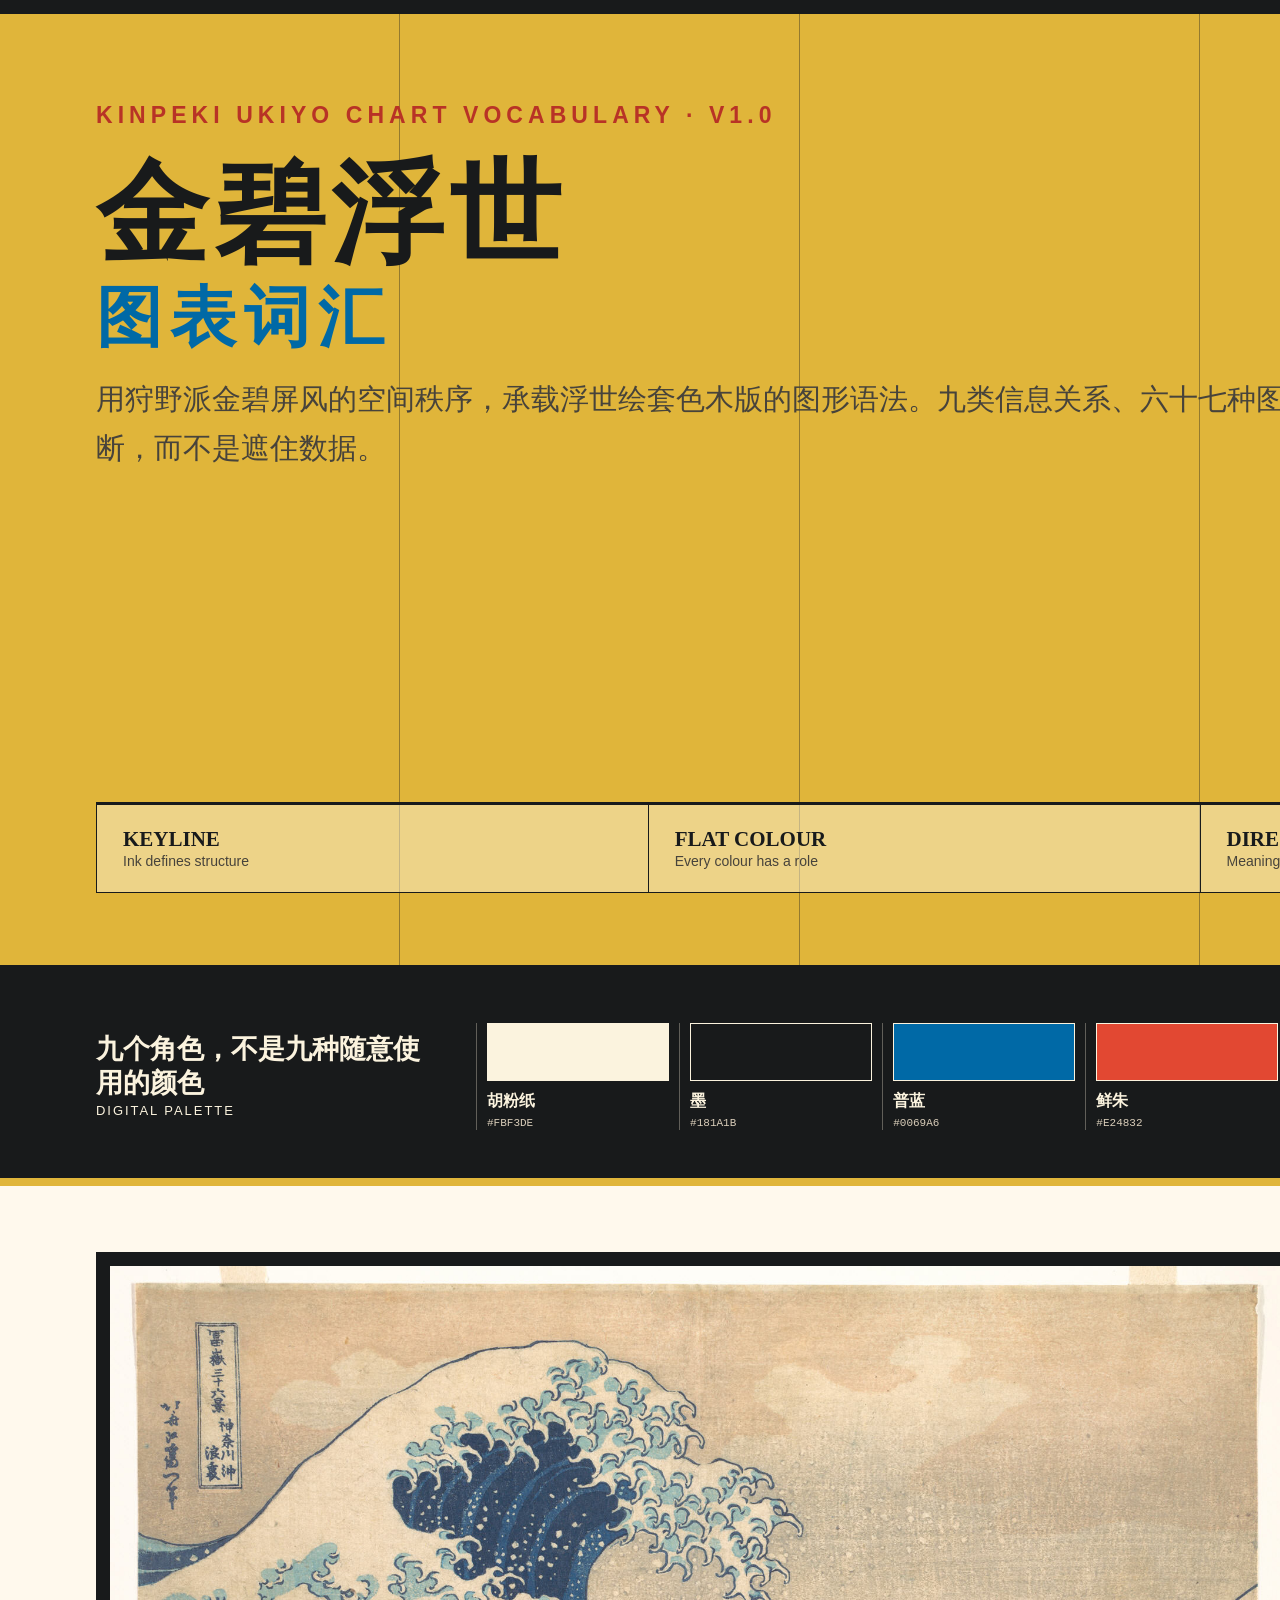
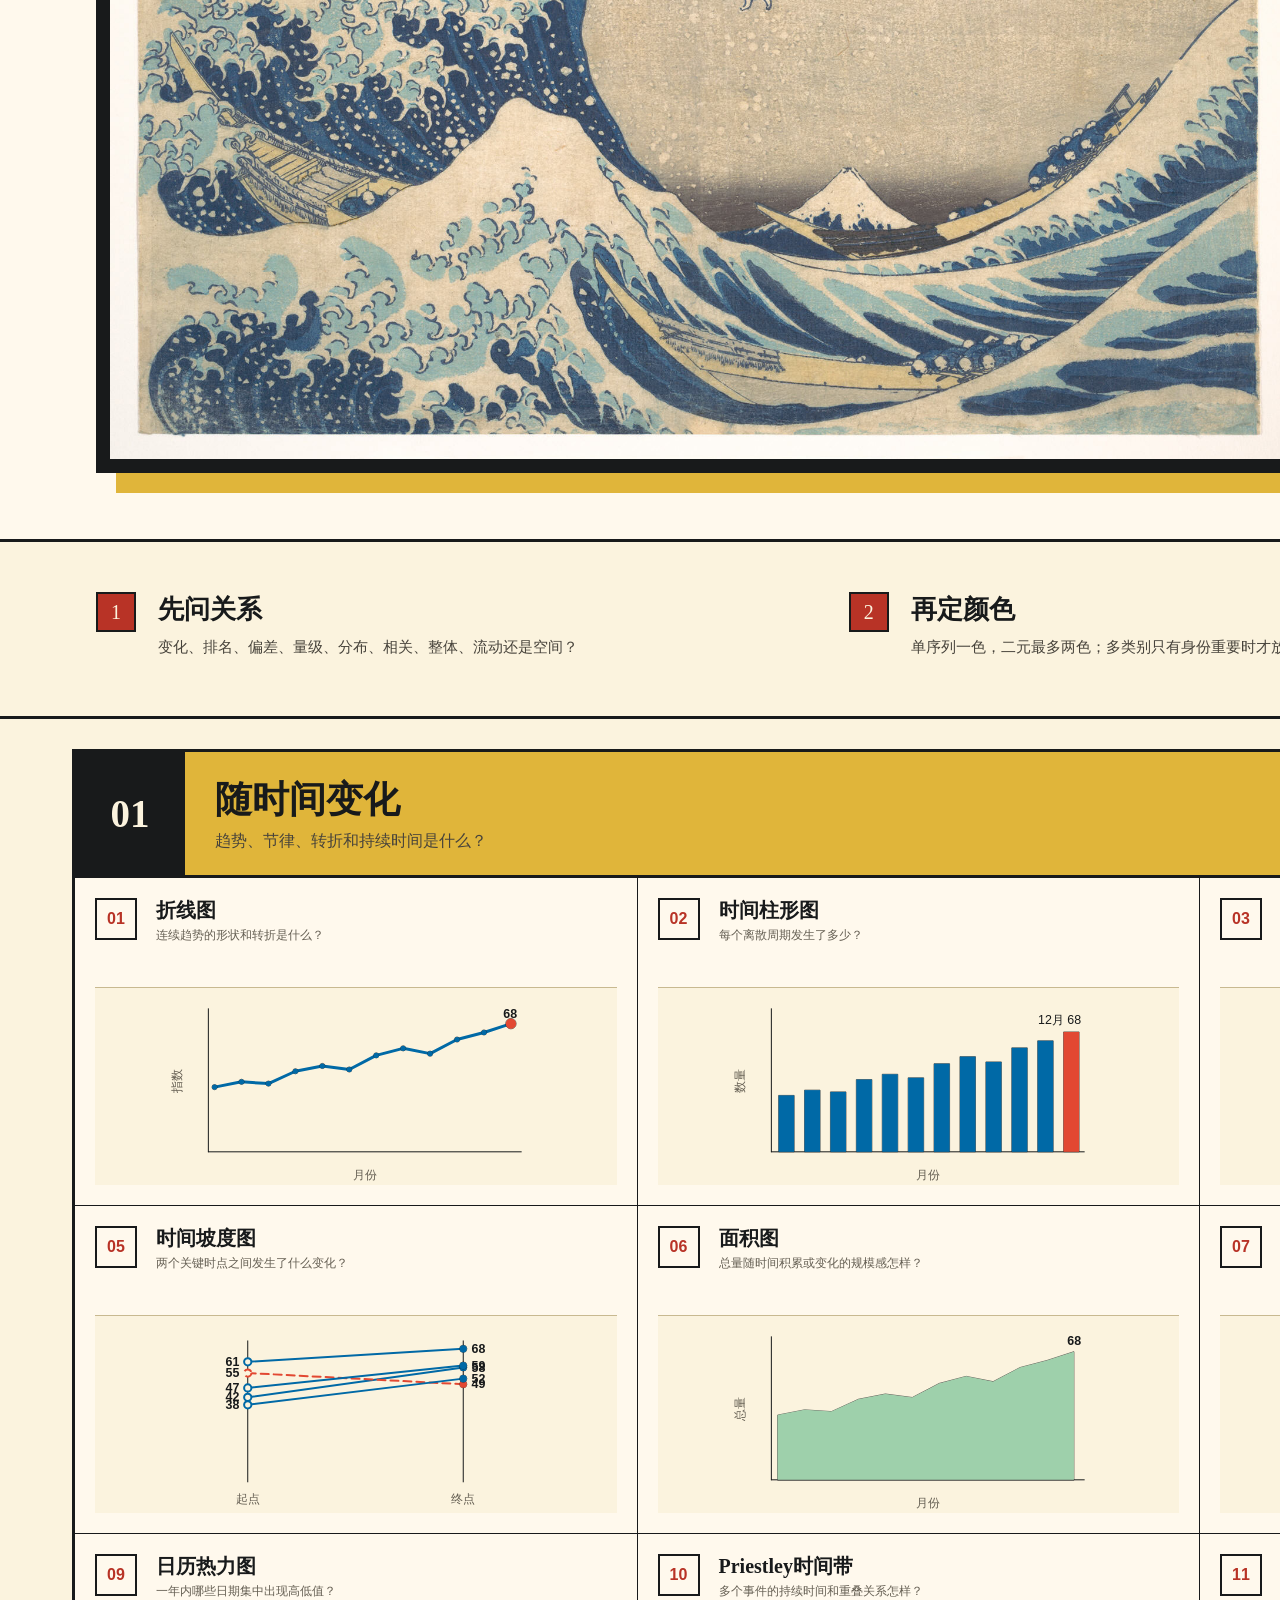
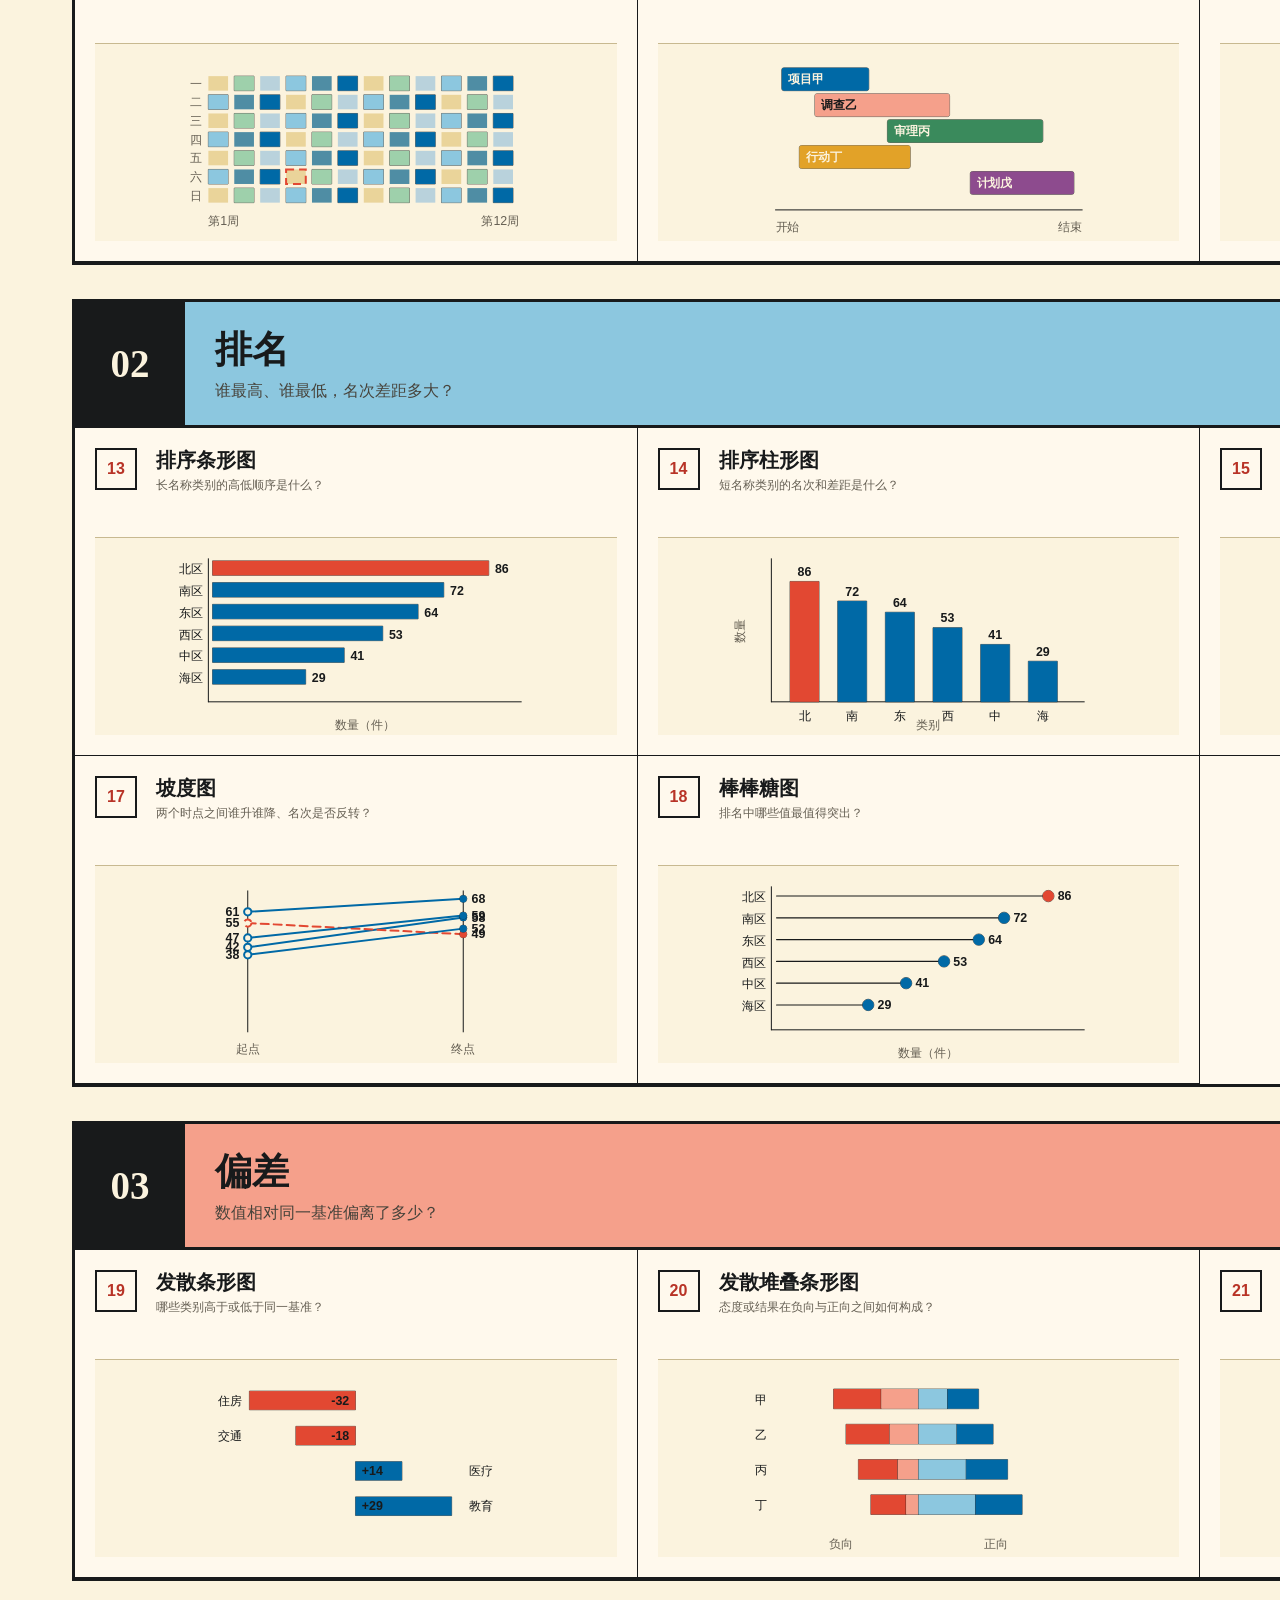
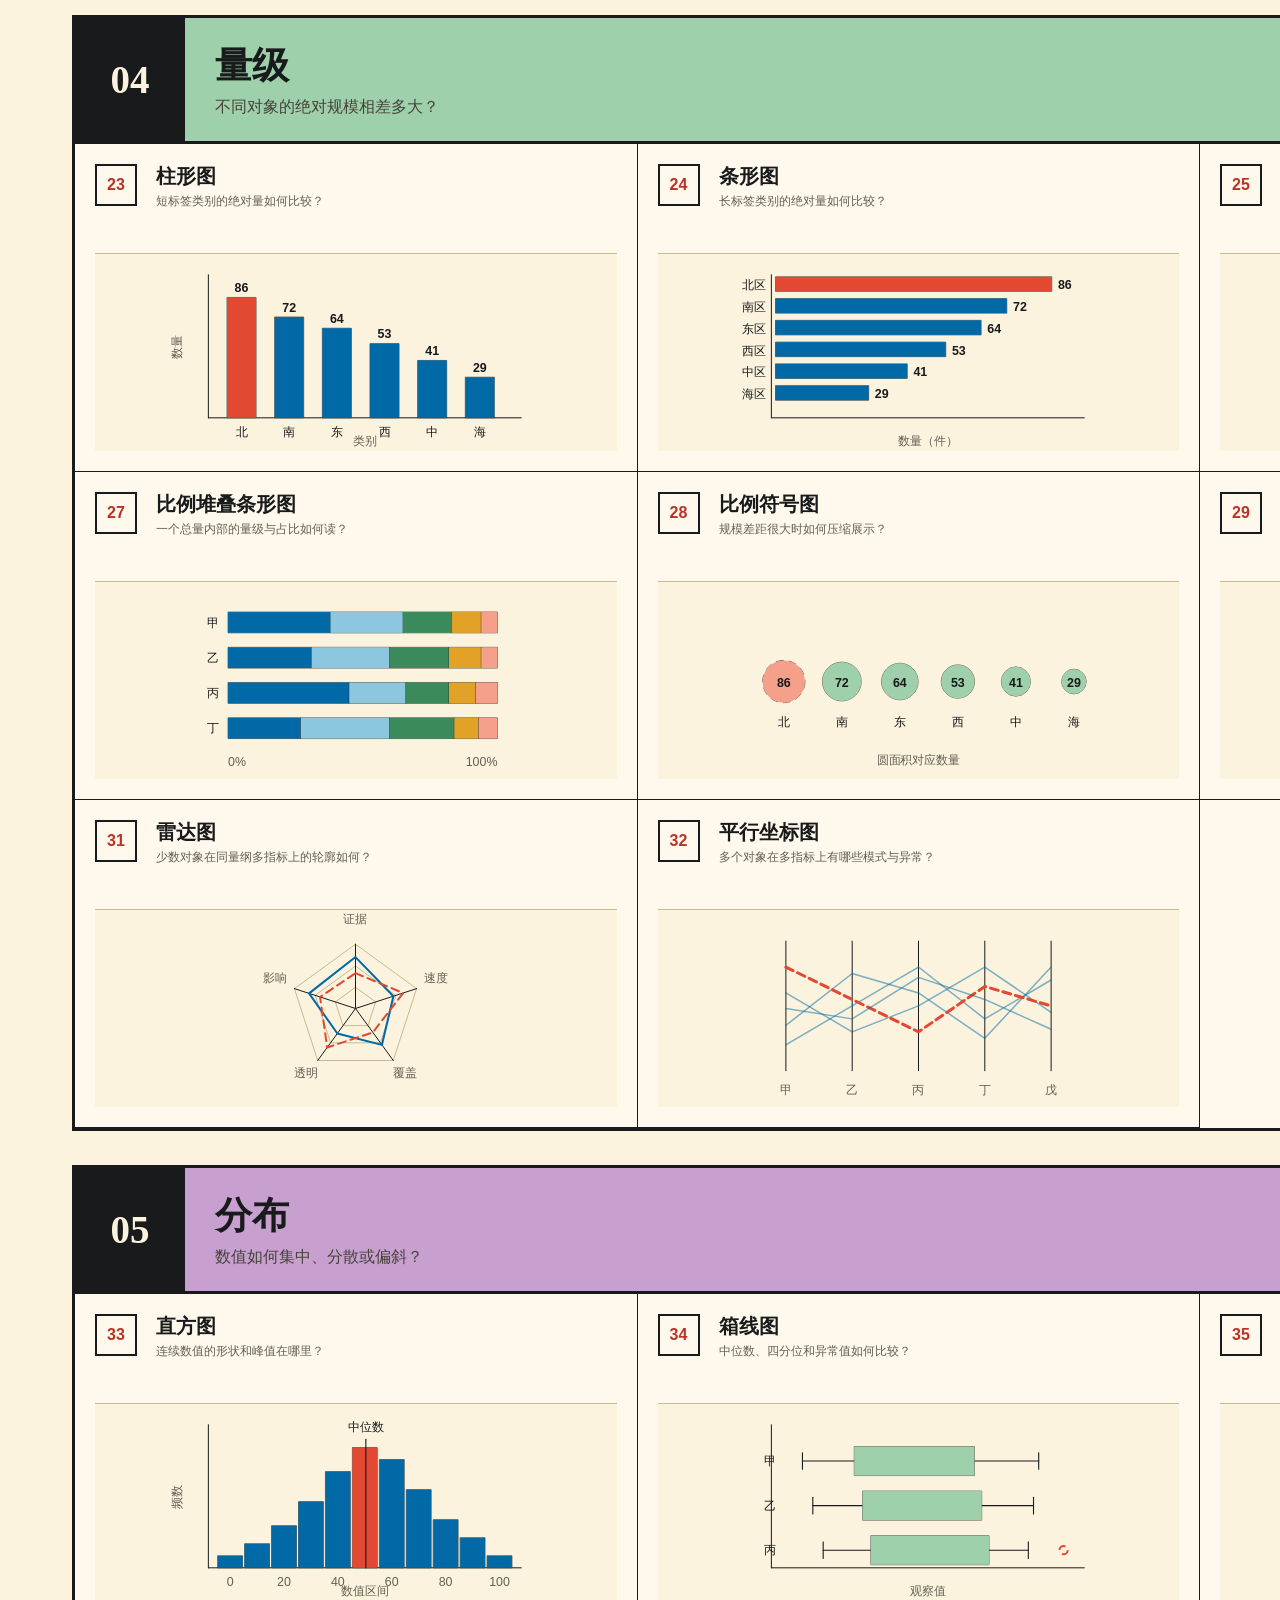
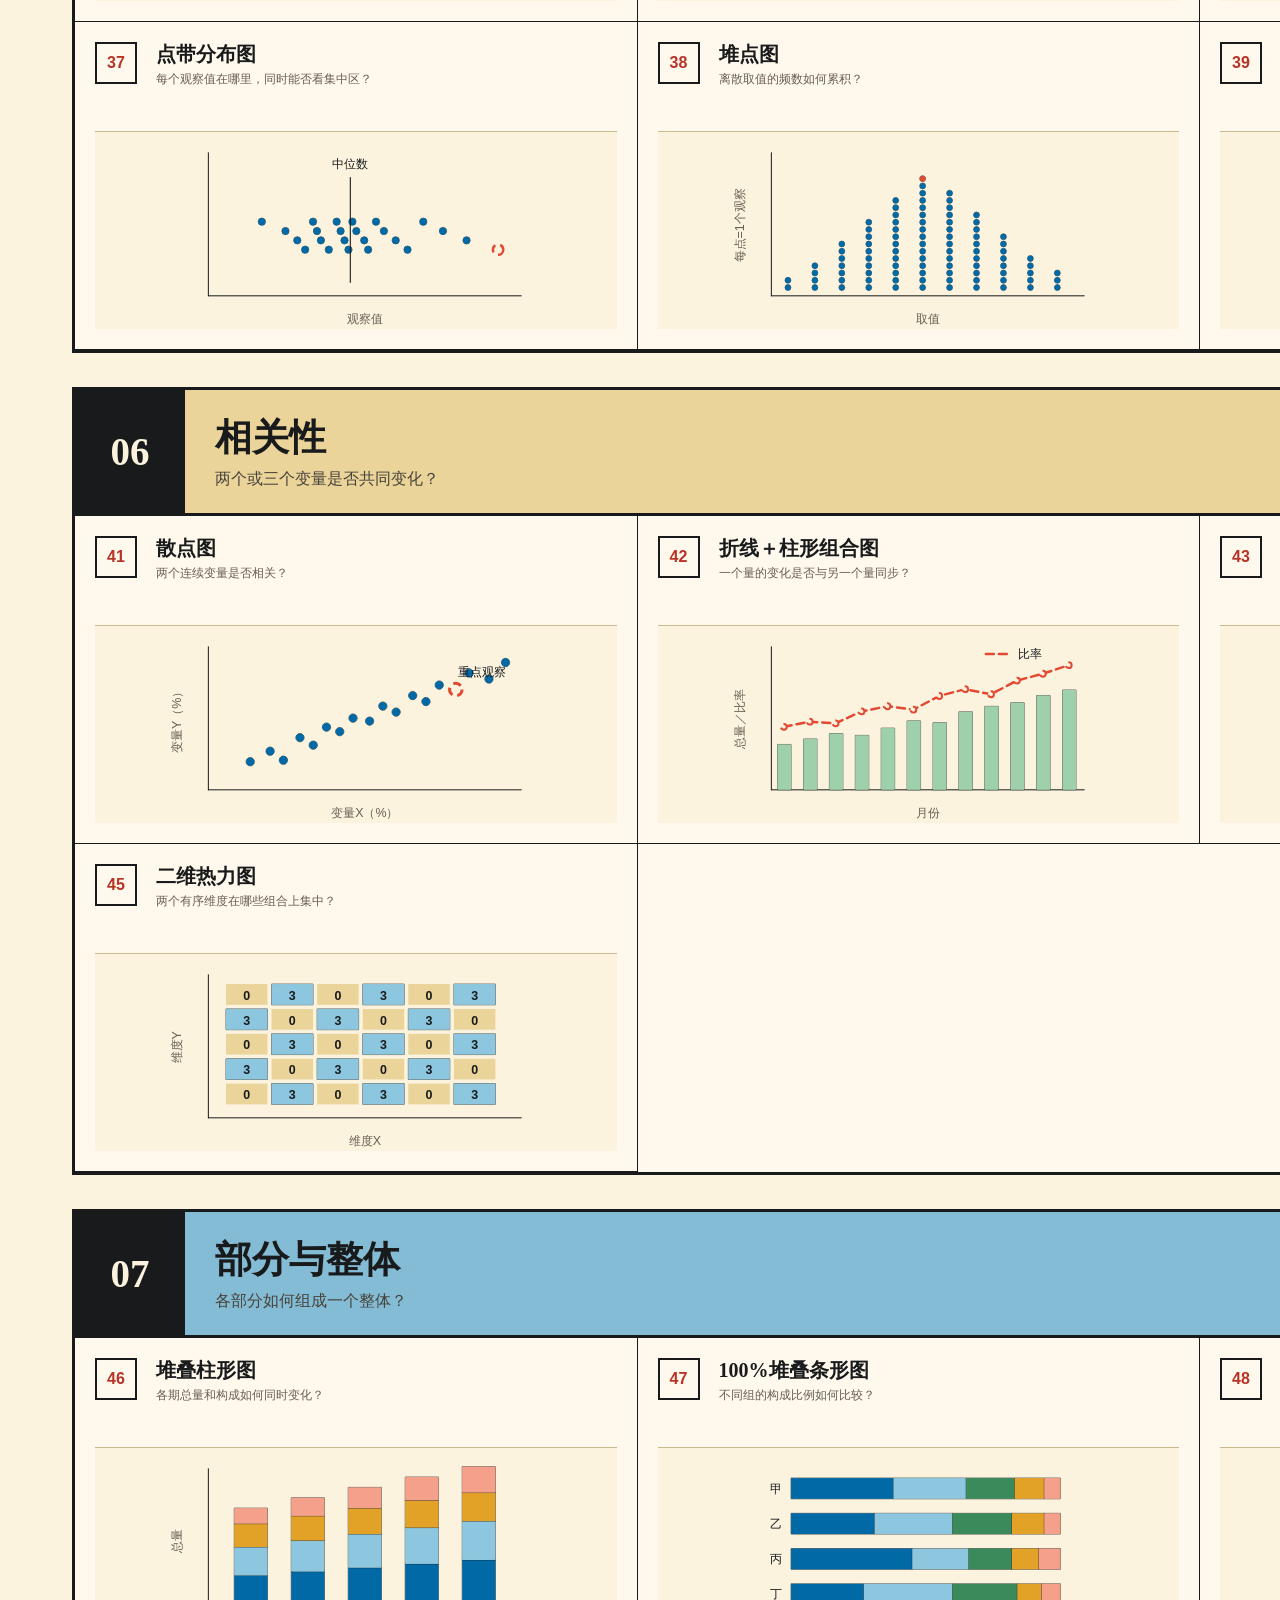
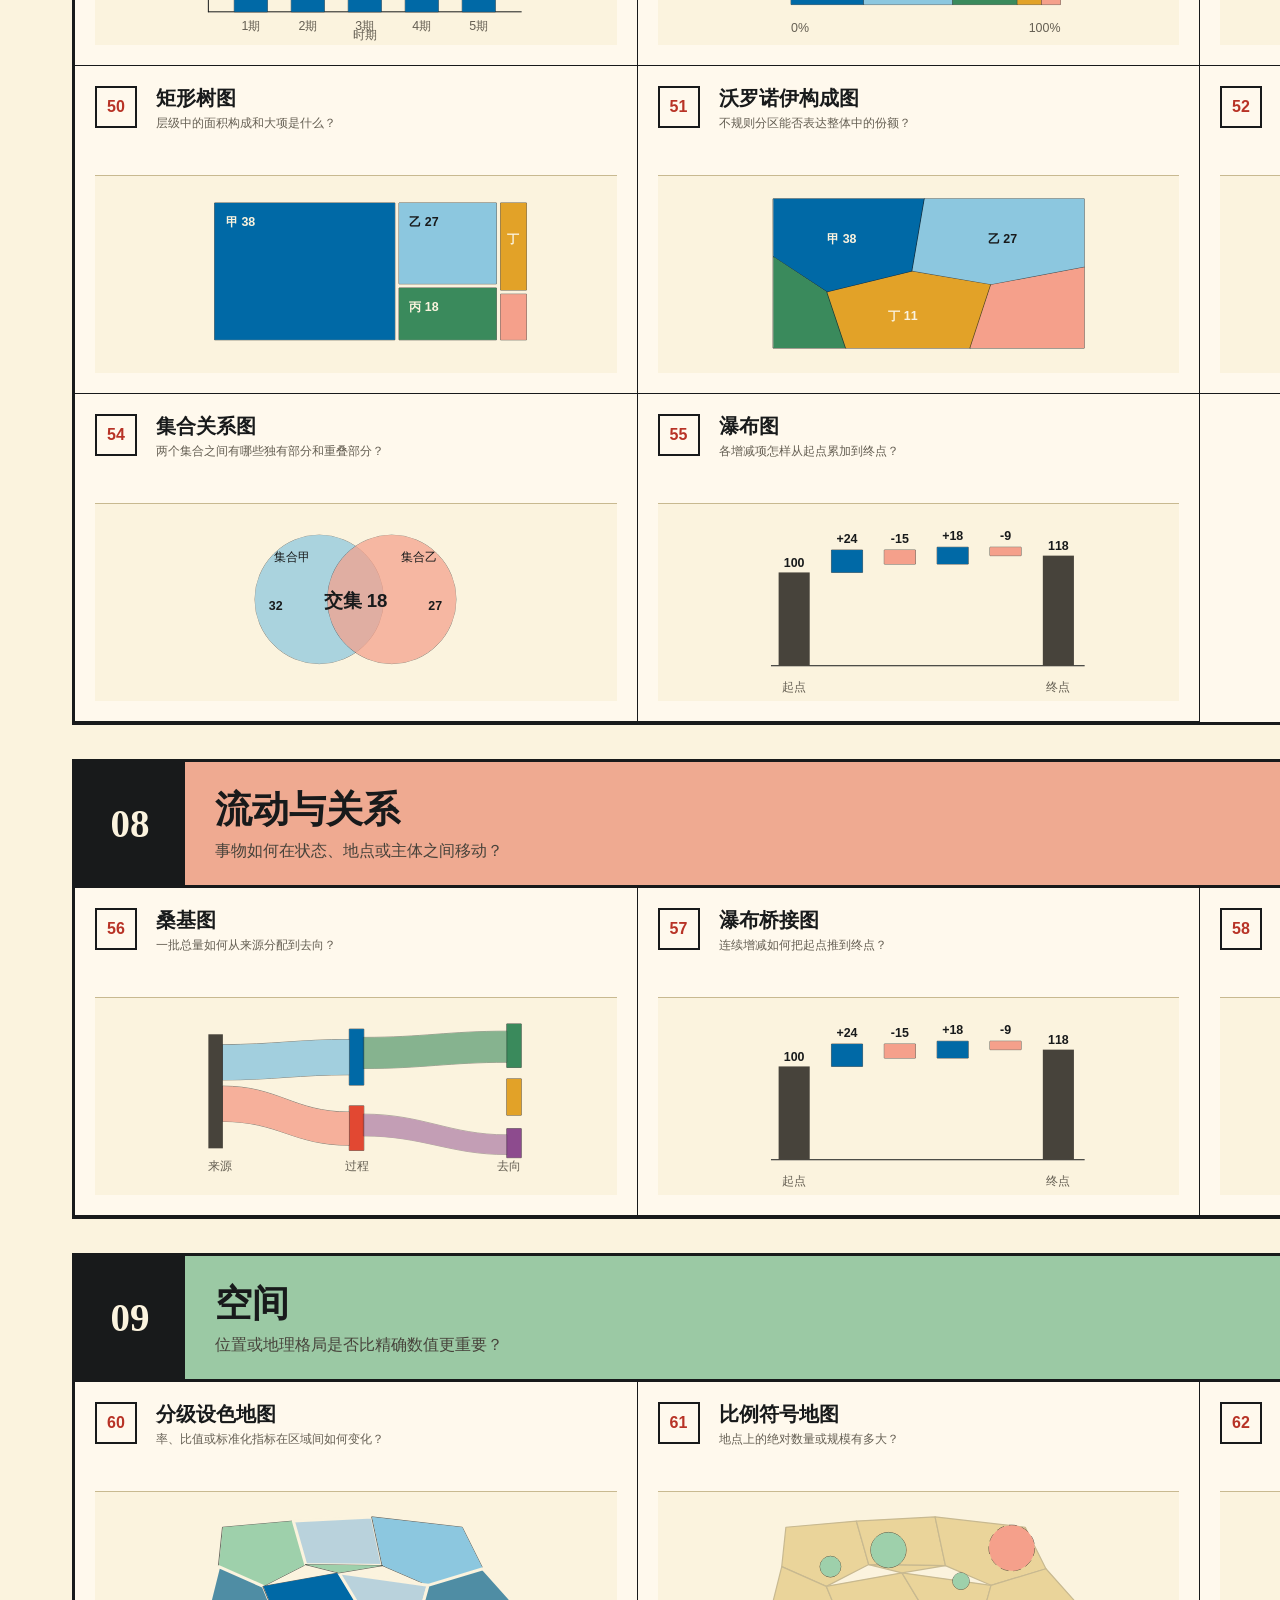
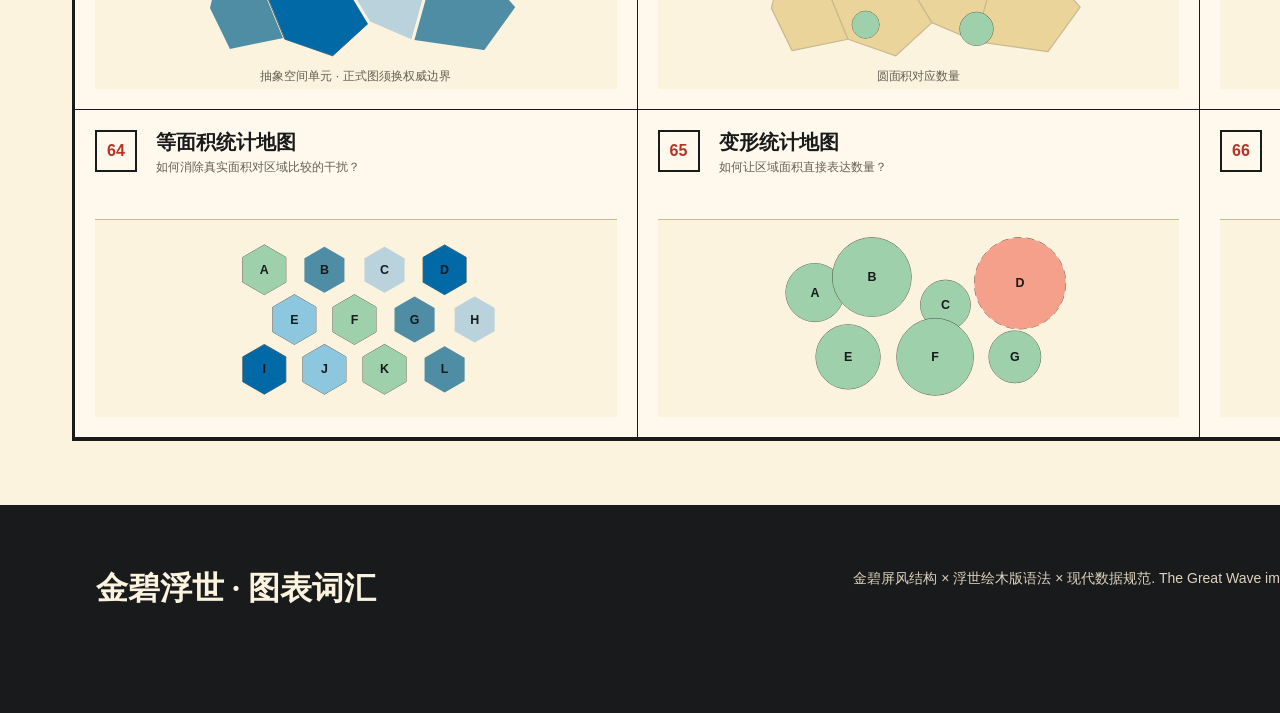
<file: src/kinpeki-ukiyo-chart-vocabulary.html>
<!doctype html><html lang="zh-CN"><head><meta charset="utf-8"><meta name="viewport" content="width=2400,initial-scale=1"><title>金碧浮世 · 图表词汇</title><link rel="stylesheet" href="poster.css"></head><body><main class="poster">
<header class="masthead"><div><div class="eyebrow">KINPEKI UKIYO CHART VOCABULARY · V1.0</div><h1>金碧浮世<em>图表词汇</em></h1><p class="dek">用狩野派金碧屏风的空间秩序，承载浮世绘套色木版的图形语法。九类信息关系、六十七种图形，让风格服务于判断，而不是遮住数据。</p></div><div class="seal-column"><img class="brand-logo" src="../assets/ai-reporter-logo.png" alt="AI Reporter"><span class="seal">図</span><b></b><p>KEYLINE<br>FLAT COLOUR<br>HONEST SCALE</p></div><div class="contract"><div><strong>KEYLINE</strong><span>Ink defines structure</span></div><div><strong>FLAT COLOUR</strong><span>Every colour has a role</span></div><div><strong>DIRECT LABEL</strong><span>Meaning stays close to marks</span></div><div><strong>HONEST SCALE</strong><span>Style never bends data</span></div></div></header>
<section class="palette-band"><div class="palette-title"><b>九个角色，不是九种随意使用的颜色</b><span>DIGITAL PALETTE</span></div><div class="swatch" style="--c:#fbf3de"><i></i><strong>胡粉纸</strong><code>#FBF3DE</code></div><div class="swatch" style="--c:#181a1b"><i></i><strong>墨</strong><code>#181A1B</code></div><div class="swatch" style="--c:#0069a6"><i></i><strong>普蓝</strong><code>#0069A6</code></div><div class="swatch" style="--c:#e24832"><i></i><strong>鲜朱</strong><code>#E24832</code></div><div class="swatch" style="--c:#3a8a5c"><i></i><strong>緑青</strong><code>#3A8A5C</code></div><div class="swatch" style="--c:#e2a228"><i></i><strong>明黄</strong><code>#E2A228</code></div><div class="swatch" style="--c:#8d4b8e"><i></i><strong>藤紫</strong><code>#8D4B8E</code></div><div class="swatch" style="--c:#e0b53a"><i></i><strong>亮金</strong><code>#E0B53A</code></div><div class="swatch" style="--c:#c8b990"><i></i><strong>薄墨</strong><code>#C8B990</code></div></section>
<section class="poster-art"><div class="poster-art-image"><img src="../assets/hokusai-great-wave-reference.jpg" alt="从《神奈川冲浪里》看见图表语言"></div><div class="poster-art-copy"><p class="section-kicker">ORIGINAL PRINT · PUBLIC DOMAIN</p><h2>从《神奈川冲浪里》看见图表语言</h2><p class="caption">葛饰北斋《神奈川冲浪里》，约1830—1832年，彩色木版画，大都会艺术博物馆藏，馆藏编号JP2972。Public Domain，数字图像来自The Met Open Access。</p><div><p><strong>主版线</strong>墨色轮廓让浪、船与富士山在复杂画面中仍然清楚。</p><p><strong>藍色层次</strong>有限色版通过深浅而不是无限色相建立空间与力量。</p><p><strong>斜向构图</strong>浪峰、船身与山体形成方向，视觉路径明确。</p><p><strong>负空间</strong>天空与浪心的留白让富士山成为稳定的判断锚点。</p></div></div></section>
<section class="reading-key"><article><i>1</i><h2>先问关系</h2><p>变化、排名、偏差、量级、分布、相关、整体、流动还是空间？</p></article><article><i>2</i><h2>再定颜色</h2><p>单序列一色，二元最多两色；多类别只有身份重要时才放宽到五色。</p></article><article><i>3</i><h2>最后检查</h2><p>零基线、单位、来源、灰度区分、手机字号和装饰边界全部通过再发布。</p></article></section><div class="families" id="families"></div><footer class="footer"><div><h2>金碧浮世 · 图表词汇</h2></div><p>金碧屏风结构 × 浮世绘木版语法 × 现代数据规范. The Great Wave image: Public Domain, The Metropolitan Museum of Art, JP2972.</p><div class="end"><strong>9 × 67</strong><span>中文版本 · AI Reporter brand reserved</span></div></footer></main>
<script>const posterManifest='../charts/manifest.json';</script><script src="poster.js"></script></body></html>
</file>
<file: styles.css>
:root{--paper:#fbf3de;--paper-light:#fff9ed;--paper-deep:#ead49a;--ink:#181a1b;--ink2:#47433b;--muted:#655f53;--rule:#c8b990;--aizuri:#0069a6;--aizuri-text:#004b7a;--vermilion:#e24832;--vermilion-dark:#b83326;--rokusho:#3a8a5c;--rokusho-text:#2f6d49;--kuchiba:#e2a228;--kuchiba-text:#905d0b;--fuji:#8d4b8e;--fuji-text:#713c73;--gold:#e0b53a;--gold-text:#81620b;--serif:"Source Han Serif SC","Noto Serif CJK SC","Songti SC","Yu Mincho","Hiragino Mincho ProN",serif;--sans:"Source Han Sans SC","Noto Sans CJK SC","PingFang SC","Hiragino Kaku Gothic ProN",sans-serif}
*{box-sizing:border-box}html{scroll-behavior:smooth}body{margin:0;background:var(--paper);color:var(--ink);font-family:var(--sans);-webkit-font-smoothing:antialiased}a{color:inherit;text-underline-offset:4px}img{max-width:100%}.site-head{position:sticky;top:0;z-index:10;display:flex;align-items:center;justify-content:space-between;gap:32px;padding:13px clamp(22px,5vw,84px);background:rgba(251,243,222,.95);border-bottom:1px solid var(--ink);backdrop-filter:blur(12px)}.brand{flex:0 0 auto}.brand img{display:block;width:116px;height:43px;object-fit:cover}.site-head nav{display:flex;flex-wrap:wrap;gap:26px}.site-head nav a{text-decoration:none;font-size:13px;font-weight:800;letter-spacing:.05em}.screen-grid{background-color:var(--gold);background-image:repeating-linear-gradient(90deg,transparent 0,transparent calc(16.666% - 1px),rgba(24,26,27,.34) calc(16.666% - 1px),rgba(24,26,27,.34) 16.666%)}.hero{position:relative;display:grid;grid-template-columns:minmax(0,1fr) 250px;gap:60px;width:min(1500px,100%);min-height:750px;margin:0 auto;padding:112px max(28px,calc((100% - 1320px)/2)) 70px;border-bottom:8px solid var(--ink);overflow:hidden}.hero:after{content:"";position:absolute;right:-80px;bottom:-95px;width:430px;height:230px;border:18px solid rgba(24,26,27,.35);border-radius:52% 48% 0 0;transform:rotate(-13deg)}.eyebrow,.section-kicker{margin:0 0 19px;color:var(--vermilion-dark);font-size:12px;font-weight:900;letter-spacing:.2em}.hero h1{margin:0;font-family:var(--serif);font-size:clamp(64px,9vw,132px);line-height:.93;letter-spacing:.04em}.hero h1 span{color:var(--ink)}.hero h1 em{font-style:normal;color:var(--aizuri);text-shadow:2px 2px 0 rgba(251,243,222,.72)}.lede{max-width:840px;margin:36px 0 0;font-family:var(--serif);font-size:clamp(21px,2.2vw,31px);line-height:1.65;color:var(--ink2)}.actions{display:flex;flex-wrap:wrap;gap:11px;margin-top:36px}.actions a{padding:13px 17px;background:rgba(251,243,222,.58);border:1px solid var(--ink);text-decoration:none;font-size:14px;font-weight:800}.actions .primary{background:var(--aizuri);border-color:var(--ink);color:var(--paper-light)}.hero-mark{position:relative;z-index:1;align-self:start;justify-self:end;width:210px;padding-top:6px}.hero-mark i{display:grid;place-items:center;width:92px;height:92px;margin-left:auto;background:var(--vermilion);border:3px solid var(--ink);color:var(--paper);font:normal 60px/1 var(--serif)}.hero-mark b{display:block;width:2px;height:190px;margin:18px 45px;background:var(--ink)}.hero-mark span{display:block;text-align:right;font:800 11px/1.7 var(--sans);letter-spacing:.17em}.stats{grid-column:1/-1;display:grid;grid-template-columns:repeat(3,1fr);margin:48px 0 0;border-top:2px solid var(--ink)}.stats div{padding:22px 24px 0 0}.stats dt{font-family:var(--serif);font-size:55px;font-weight:800}.stats dd{margin:3px 0 0;font-size:14px;font-weight:700}.idea,.palette-section,.charts-section,.license-section{width:min(1320px,calc(100% - 48px));margin:0 auto;padding:96px 0;border-bottom:2px solid var(--ink)}h2{max-width:980px;margin:0;font-family:var(--serif);font-size:clamp(40px,5vw,70px);line-height:1.14}.idea{display:grid;grid-template-columns:.8fr 1.2fr;gap:80px}.idea-grid{display:grid;grid-template-columns:1fr 1fr;border-top:1px solid var(--ink);border-left:1px solid var(--ink)}.idea-grid article{min-height:235px;padding:25px;border-right:1px solid var(--ink);border-bottom:1px solid var(--ink)}.idea-grid span{display:grid;place-items:center;width:33px;height:33px;background:var(--vermilion-dark);border:1px solid var(--ink);color:var(--paper);font-family:var(--serif)}.idea-grid h3{margin:18px 0 10px;font:700 23px/1.35 var(--serif)}.idea-grid p{margin:0;color:var(--ink2);font-size:15px;line-height:1.75}.palette{display:grid;grid-template-columns:repeat(3,1fr);margin-top:50px;border-top:1px solid var(--ink);border-left:1px solid var(--ink)}.palette>div{display:grid;grid-template-columns:58px 1fr;gap:3px 14px;padding:20px;border-right:1px solid var(--ink);border-bottom:1px solid var(--ink);background:var(--paper-light)}.palette i{grid-row:1/4;display:block;width:58px;height:86px;background:var(--swatch);border:1px solid var(--ink)}.palette strong{font:700 21px/1.3 var(--serif)}.palette code{font-size:12px;color:var(--muted)}.palette span{font-size:13px;line-height:1.4;color:var(--ink2)}.palette-note{max-width:930px;margin:27px 0 0;font-size:15px;line-height:1.75;color:var(--ink2)}.section-title{display:grid;grid-template-columns:1.25fr .75fr;gap:70px;align-items:end}.section-title>p{margin:0;color:var(--ink2);font-size:15px;line-height:1.75}.filters{display:flex;flex-wrap:wrap;gap:7px;margin:44px 0 27px}.filters button{appearance:none;padding:10px 13px;background:transparent;border:1px solid var(--ink);color:var(--ink);font:800 13px var(--sans);cursor:pointer}.filters button.active{background:var(--vermilion-dark);color:var(--paper-light)}.chart-grid{display:grid;grid-template-columns:repeat(3,minmax(0,1fr));gap:0;border-top:1px solid var(--ink);border-left:1px solid var(--ink)}.chart-card{display:grid;grid-template-rows:238px auto;background:var(--paper-light);border-right:1px solid var(--ink);border-bottom:1px solid var(--ink)}.chart-card:nth-child(6n+1),.chart-card:nth-child(6n+5){transform:translateY(13px)}.chart-image{display:flex;align-items:center;justify-content:center;padding:17px;background:var(--paper);border-bottom:1px solid var(--rule)}.chart-image img{display:block;width:100%;height:100%;object-fit:contain}.chart-copy{position:relative;padding:20px 23px 25px}.chart-copy:before{content:"";position:absolute;top:0;right:0;border-top:22px solid var(--gold);border-left:22px solid transparent}.chart-copy>span{font-size:11px;font-weight:900;letter-spacing:.09em;color:var(--vermilion-dark)}.chart-copy h3{margin:8px 0 5px;font:700 22px/1.3 var(--serif)}.chart-copy p{min-height:44px;margin:0 0 15px;font-size:14px;line-height:1.55;color:var(--ink2)}.chart-copy a{font-size:13px;font-weight:900;color:var(--aizuri-text)}.license-grid{display:grid;grid-template-columns:repeat(2,1fr);gap:0 60px;margin-top:44px;border-top:1px solid var(--ink)}.license-grid p{margin:0;padding:24px 0;border-bottom:1px solid var(--ink);font-size:16px;line-height:1.7;color:var(--ink2)}.license-grid strong{display:block;color:var(--vermilion-dark)}footer{padding:58px max(24px,calc((100% - 1320px)/2));background:var(--ink);color:var(--paper)}footer p{margin:6px 0;font-size:13px;line-height:1.6}footer p:first-child{font:700 22px var(--serif)}
.main-nav{display:flex;flex-wrap:wrap;gap:26px}.site-head .lang-switch{display:flex;gap:8px;margin-left:auto;padding-left:20px;border-left:1px solid var(--rule)}.lang-switch a{padding:5px 7px;text-decoration:none;font-size:12px;font-weight:800}.lang-switch a[aria-current="page"]{background:var(--ink);color:var(--paper)}.art-reference{display:grid;grid-template-columns:minmax(0,1.1fr) minmax(400px,.9fr);gap:58px;align-items:center;width:min(1440px,calc(100% - 48px));margin:0 auto;padding:86px 0;border-bottom:2px solid var(--ink)}.art-frame{padding:16px;background:var(--ink);box-shadow:18px 18px 0 var(--gold)}.art-frame img{display:block;width:100%;height:auto;background:var(--paper);object-fit:contain}.art-reference figcaption{padding:12px 0}.art-reference h2{font-size:clamp(38px,4vw,60px)}.art-caption{margin:25px 0 30px;color:var(--ink2);font-size:14px;line-height:1.75}.art-insights{display:grid;grid-template-columns:1fr 1fr;border-top:1px solid var(--ink);border-left:1px solid var(--ink)}.art-insights article{min-height:132px;padding:17px;border-right:1px solid var(--ink);border-bottom:1px solid var(--ink)}.art-insights h3{margin:0 0 7px;color:var(--vermilion-dark);font:700 18px var(--serif)}.art-insights p{margin:0;color:var(--ink2);font-size:13px;line-height:1.55}
html:lang(en) .hero h1{letter-spacing:0}html:lang(en) .chart-copy h3{font-size:20px}html:lang(en) .chart-copy p{min-height:62px}html:lang(ja) .chart-copy p{min-height:62px}
@media(max-width:1100px){.site-head{gap:16px}.site-head .main-nav{display:none}.art-reference{grid-template-columns:1fr}.art-reference figcaption{padding-top:16px}}
@media(max-width:900px){.hero{grid-template-columns:1fr;min-height:0;padding-top:72px}.hero-mark{display:none}.idea,.section-title{grid-template-columns:1fr}.stats,.idea-grid,.license-grid{grid-template-columns:1fr}.palette{grid-template-columns:1fr 1fr}.chart-grid{grid-template-columns:1fr 1fr}.chart-card:nth-child(n){transform:none}}
@media(max-width:580px){.site-head{gap:8px;padding:10px 14px}.brand{width:96px;min-width:96px}.brand img{width:96px;max-width:none;height:36px}.site-head .lang-switch{flex:0 0 auto;gap:4px;padding-left:8px}.site-head .lang-switch a{padding:4px;font-size:11px;letter-spacing:0}.hero,.idea,.palette-section,.charts-section,.license-section,.art-reference{width:100%;padding-left:16px;padding-right:16px}.screen-grid{background-image:repeating-linear-gradient(90deg,transparent 0,transparent calc(33.333% - 1px),rgba(24,26,27,.25) calc(33.333% - 1px),rgba(24,26,27,.25) 33.333%)}.hero h1{font-size:55px}.lede{font-size:20px}.stats dt{font-size:42px}.idea-grid,.palette,.chart-grid,.art-insights{grid-template-columns:1fr}.art-reference{gap:28px;padding-top:52px;padding-bottom:58px}.art-frame{padding:7px;box-shadow:8px 8px 0 var(--gold)}.chart-card{grid-template-rows:225px auto}}
@media(prefers-reduced-motion:reduce){html{scroll-behavior:auto}}
</file>
<file: src/poster.css>
:root{--paper:#fbf3de;--paper-light:#fff9ed;--ink:#181a1b;--ink2:#47433b;--muted:#655f53;--rule:#c8b990;--aizuri:#0069a6;--aizuri-text:#004b7a;--vermilion:#e24832;--vermilion-dark:#b83326;--rokusho:#3a8a5c;--kuchiba:#e2a228;--fuji:#8d4b8e;--gold:#e0b53a;--serif:"Source Han Serif SC","Noto Serif CJK SC","Songti SC","Yu Mincho",serif;--sans:"Source Han Sans SC","Noto Sans CJK SC","PingFang SC",sans-serif}
*{box-sizing:border-box}html,body{margin:0;width:2400px;background:var(--paper);color:var(--ink)}body{font-family:var(--sans);-webkit-font-smoothing:antialiased}.poster{width:2400px;border-top:14px solid var(--ink)}
.masthead{position:relative;display:grid;grid-template-columns:minmax(0,1fr) 520px;gap:90px;min-height:700px;padding:88px 96px 72px;background-color:var(--gold);background-image:repeating-linear-gradient(90deg,transparent 0,transparent 399px,rgba(24,26,27,.38) 399px,rgba(24,26,27,.38) 400px);border-bottom:10px solid var(--ink);overflow:hidden}.masthead:after{content:"";position:absolute;right:-110px;bottom:-190px;width:780px;height:450px;border:32px solid rgba(24,26,27,.26);border-radius:52% 48% 0 0;transform:rotate(-12deg)}.eyebrow{font-size:23px;letter-spacing:.22em;font-weight:900;color:var(--vermilion-dark)}.masthead h1{margin:32px 0 26px;font:800 112px/.96 var(--serif);letter-spacing:.05em}.masthead h1 em{display:block;margin-top:17px;color:var(--aizuri);font-style:normal;font-size:66px;letter-spacing:.12em}.dek{max-width:1480px;margin:0;font:29px/1.7 var(--serif);color:var(--ink2)}.seal-column{position:relative;z-index:1;display:flex;flex-direction:column;align-items:flex-end}.brand-logo{display:block;width:210px;height:77px;object-fit:cover;margin-bottom:62px}.seal{display:grid;place-items:center;width:140px;height:140px;background:var(--vermilion);border:4px solid var(--ink);color:var(--paper);font:normal 84px/1 var(--serif)}.seal-column b{display:block;width:3px;height:170px;margin:22px 68px;background:var(--ink)}.seal-column p{margin:0;text-align:right;font:900 16px/1.7 var(--sans);letter-spacing:.16em}.contract{grid-column:1/-1;display:grid;grid-template-columns:repeat(4,1fr);margin-top:35px;border-top:3px solid var(--ink);border-left:1px solid var(--ink)}.contract div{padding:22px 26px;border-right:1px solid var(--ink);border-bottom:1px solid var(--ink);background:rgba(251,243,222,.48)}.contract strong{display:block;font:800 21px var(--serif)}.contract span{font-size:14px;color:var(--ink2)}
.palette-band{display:grid;grid-template-columns:380px repeat(9,1fr);padding:48px 96px;background:var(--ink);color:var(--paper);border-bottom:8px solid var(--gold)}.palette-title{align-self:center;padding-right:30px}.palette-title b{display:block;font:700 27px/1.25 var(--serif)}.palette-title span{font-size:13px;letter-spacing:.15em}.swatch{padding:0 10px;border-left:1px solid rgba(251,243,222,.32)}.swatch i{display:block;height:58px;background:var(--c);border:1px solid var(--paper)}.swatch strong{display:block;margin-top:10px;font:700 16px var(--serif)}.swatch code{font-size:11px;color:#d9cdb9}
.poster-art{display:grid;grid-template-columns:1.12fr .88fr;gap:58px;align-items:center;padding:66px 96px;background:var(--paper-light);border-bottom:3px solid var(--ink)}.poster-art-image{padding:14px;background:var(--ink);box-shadow:20px 20px 0 var(--gold)}.poster-art-image img{display:block;width:100%;height:auto;object-fit:contain}.poster-art-copy{padding:12px 0}.section-kicker{margin:0 0 15px;color:var(--vermilion-dark);font-size:15px;font-weight:900;letter-spacing:.18em}.poster-art h2{margin:0;font:800 46px/1.2 var(--serif)}.poster-art .caption{margin:18px 0 22px;color:var(--ink2);font-size:15px;line-height:1.65}.poster-art-copy>div{display:grid;grid-template-columns:1fr 1fr;border-top:1px solid var(--ink);border-left:1px solid var(--ink)}.poster-art-copy>div p{min-height:116px;margin:0;padding:15px;border-right:1px solid var(--ink);border-bottom:1px solid var(--ink);font-size:13px;line-height:1.55;color:var(--ink2)}.poster-art-copy strong{display:block;margin-bottom:5px;color:var(--vermilion-dark);font:700 17px var(--serif)}
.reading-key{display:grid;grid-template-columns:1fr 1fr 1fr;gap:50px;padding:50px 96px 56px;border-bottom:3px solid var(--ink)}.reading-key article{position:relative;padding-left:62px}.reading-key i{position:absolute;left:0;top:0;display:grid;place-items:center;width:40px;height:40px;background:var(--vermilion-dark);border:2px solid var(--ink);color:var(--paper);font:normal 20px var(--serif)}.reading-key h2{margin:0 0 8px;font:700 26px var(--serif)}.reading-key p{margin:0;font-size:15px;line-height:1.65;color:var(--ink2)}
.families{padding:30px 72px}.family-panel{margin:0 0 34px;border:3px solid var(--ink);background:var(--paper-light)}.family-head{display:grid;grid-template-columns:110px 1fr 130px;align-items:center;min-height:126px;background:var(--family);border-bottom:3px solid var(--ink)}.family-number{align-self:stretch;display:grid;place-items:center;background:var(--ink);color:var(--paper);font:700 39px var(--serif)}.family-head>div{padding:16px 30px}.family-head h2{margin:0;font:800 37px var(--serif)}.family-head p{margin:6px 0 0;font-size:16px;color:var(--ink2)}.family-head b{text-align:center;font:700 22px var(--serif)}.mini-grid{display:grid;grid-template-columns:repeat(4,1fr)}.mini-card{min-height:316px;padding:20px;border-right:1px solid var(--ink);border-bottom:1px solid var(--ink);background:var(--paper-light)}.mini-card:nth-child(4n){border-right:0}.mini-head{display:grid;grid-template-columns:48px 1fr;gap:13px;align-items:start;min-height:82px}.mini-head>span{display:grid;place-items:center;width:42px;height:42px;border:2px solid var(--ink);color:var(--vermilion-dark);font:900 16px var(--sans)}.mini-head h3{margin:0 0 4px;font:700 20px/1.25 var(--serif)}.mini-head p{margin:0;color:var(--muted);font-size:12px;line-height:1.38}.chart-shell{height:198px;margin-top:7px;background:var(--paper);border-top:1px solid var(--rule);overflow:hidden}.chart-shell img{display:block;width:100%;height:100%;object-fit:contain}
.footer{display:grid;grid-template-columns:1fr 1.2fr .8fr;gap:64px;padding:62px 96px 70px;background:var(--ink);color:var(--paper)}.footer h2{margin:0;font:700 32px var(--serif)}.footer p{margin:0;font-size:14px;line-height:1.7;color:#dfd3bd}.footer .end{text-align:right}.footer .end strong{display:block;color:var(--gold);font:700 48px var(--serif)}
html:lang(en) .masthead h1{font-size:94px;letter-spacing:0}html:lang(en) .masthead h1 em{font-size:55px;letter-spacing:.02em}html:lang(en) .dek{font-size:27px}html:lang(en) .family-head h2{font-size:34px}html:lang(en) .mini-head h3{font-size:18px}html:lang(ja) .mini-head h3{font-size:19px}
</file>
